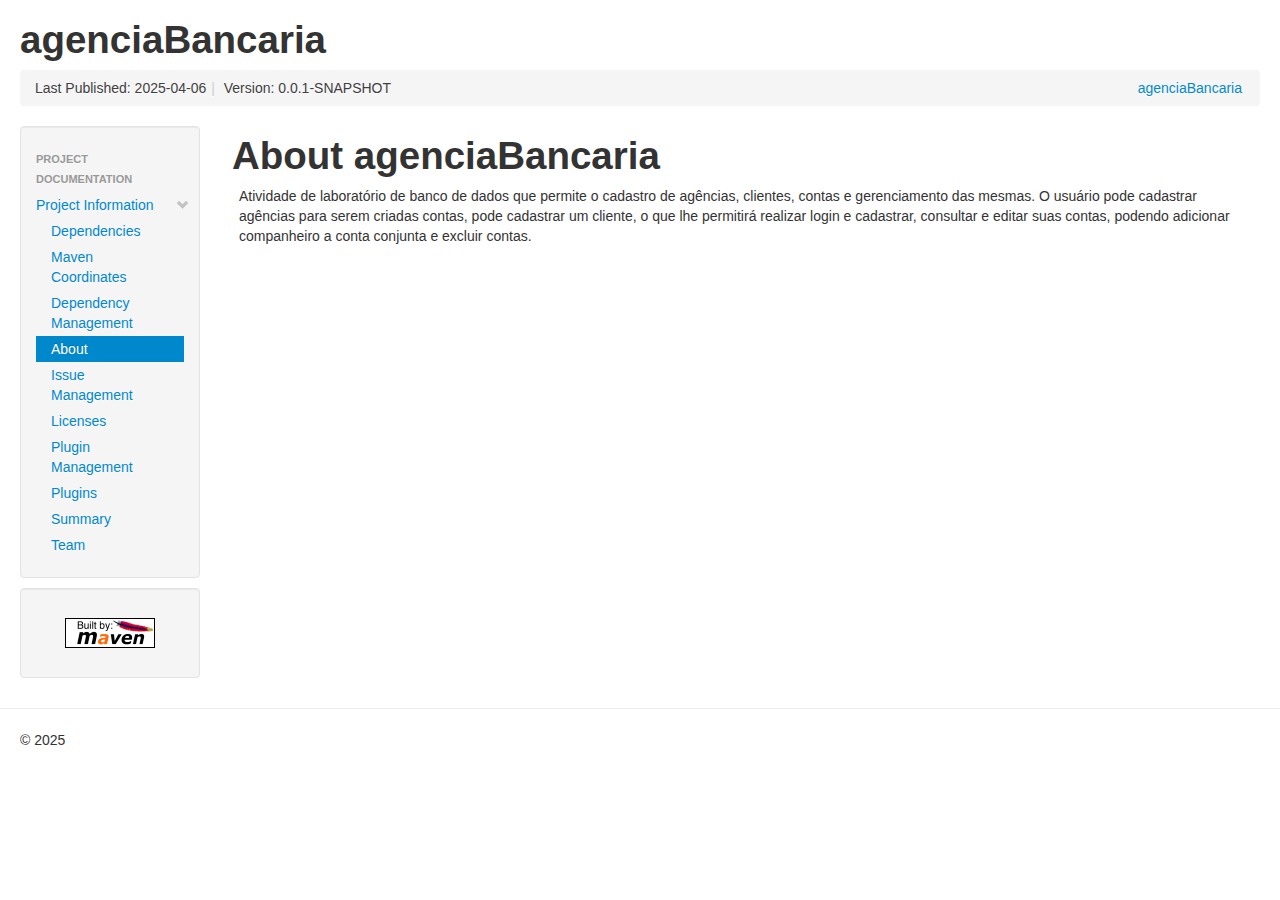
<file: target/site/index.html>
<!DOCTYPE html>


<!--
 | Generated by Apache Maven Doxia Site Renderer 2.0.0 from org.apache.maven.plugins:maven-project-info-reports-plugin:3.9.0:index at 2025-04-06
 | Rendered using Apache Maven Fluido Skin 2.0.0-M9
-->
<html xmlns="http://www.w3.org/1999/xhtml" lang="en">
  <head>
    <meta charset="UTF-8" />
    <meta name="viewport" content="width=device-width, initial-scale=1" />
    <meta name="generator" content="Apache Maven Doxia Site Renderer 2.0.0" />
    <title>About – agenciaBancaria</title>
    <link rel="stylesheet" href="./css/apache-maven-fluido-2.0.0-M9.min.css" />
    <link rel="stylesheet" href="./css/site.css" />
    <link rel="stylesheet" href="./css/print.css" media="print" />
    <script src="./js/apache-maven-fluido-2.0.0-M9.min.js"></script>
  </head>
  <body>
    <div class="container-fluid container-fluid-top">
      <header>
        <div id="banner">
          <div class="pull-left"><div id="bannerLeft"><h1>agenciaBancaria</h1></div></div>
          <div class="pull-right"></div>
          <div class="clear"><hr/></div>
        </div>

        <div id="breadcrumbs">
          <ul class="breadcrumb">
        <li id="publishDate">Last Published: 2025-04-06<span class="divider">|</span>
</li>
          <li id="projectVersion">Version: 0.0.1-SNAPSHOT</li>
        <li class="pull-right"><a>agenciaBancaria</a></li>
          </ul>
        </div>
      </header>
      <div class="row-fluid">
        <header id="leftColumn" class="span2">
          <nav class="well sidebar-nav">
  <ul class="nav nav-list">
   <li class="nav-header">Project Documentation</li>
    <li><a href="project-info.html"><span class="icon-chevron-down"></span>Project Information</a>
     <ul class="nav nav-list">
      <li><a href="dependencies.html">Dependencies</a></li>
      <li><a href="dependency-info.html">Maven Coordinates</a></li>
      <li><a href="dependency-management.html">Dependency Management</a></li>
      <li class="active"><a>About</a></li>
      <li><a href="issue-management.html">Issue Management</a></li>
      <li><a href="licenses.html">Licenses</a></li>
      <li><a href="plugin-management.html">Plugin Management</a></li>
      <li><a href="plugins.html">Plugins</a></li>
      <li><a href="summary.html">Summary</a></li>
      <li><a href="team.html">Team</a></li>
     </ul></li>
  </ul>
          </nav>
          <div class="well sidebar-nav">
            <div id="poweredBy">
              <div class="clear"></div>
              <div class="clear"></div>
<a href="https://maven.apache.org/" class="builtBy" target="_blank"><img class="builtBy" alt="Built by Maven" src="./images/logos/maven-feather.png" /></a>
            </div>
          </div>
        </header>
        <main id="bodyColumn" class="span10">
<section><a id="About_agenciaBancaria"></a>
<h1>About agenciaBancaria</h1>
<p>Atividade de laborat&#xf3;rio de banco de dados que permite o
		cadastro de ag&#xea;ncias, clientes, contas e gerenciamento das mesmas. O usu&#xe1;rio pode
		cadastrar ag&#xea;ncias para serem criadas contas, pode cadastrar um cliente,
		o que lhe permitir&#xe1; realizar login e cadastrar, consultar e editar suas contas,
		podendo adicionar companheiro a conta conjunta e excluir contas.</p></section>
        </main>
      </div>
    </div>
    <hr/>
    <footer>
      <div class="container-fluid">
        <div class="row-fluid">
            <p>©      2025
</p>
        </div>
      </div>
    </footer>
<script>
  if(anchors) {
    anchors.add();
  }
</script>
  </body>
</html>
</file>
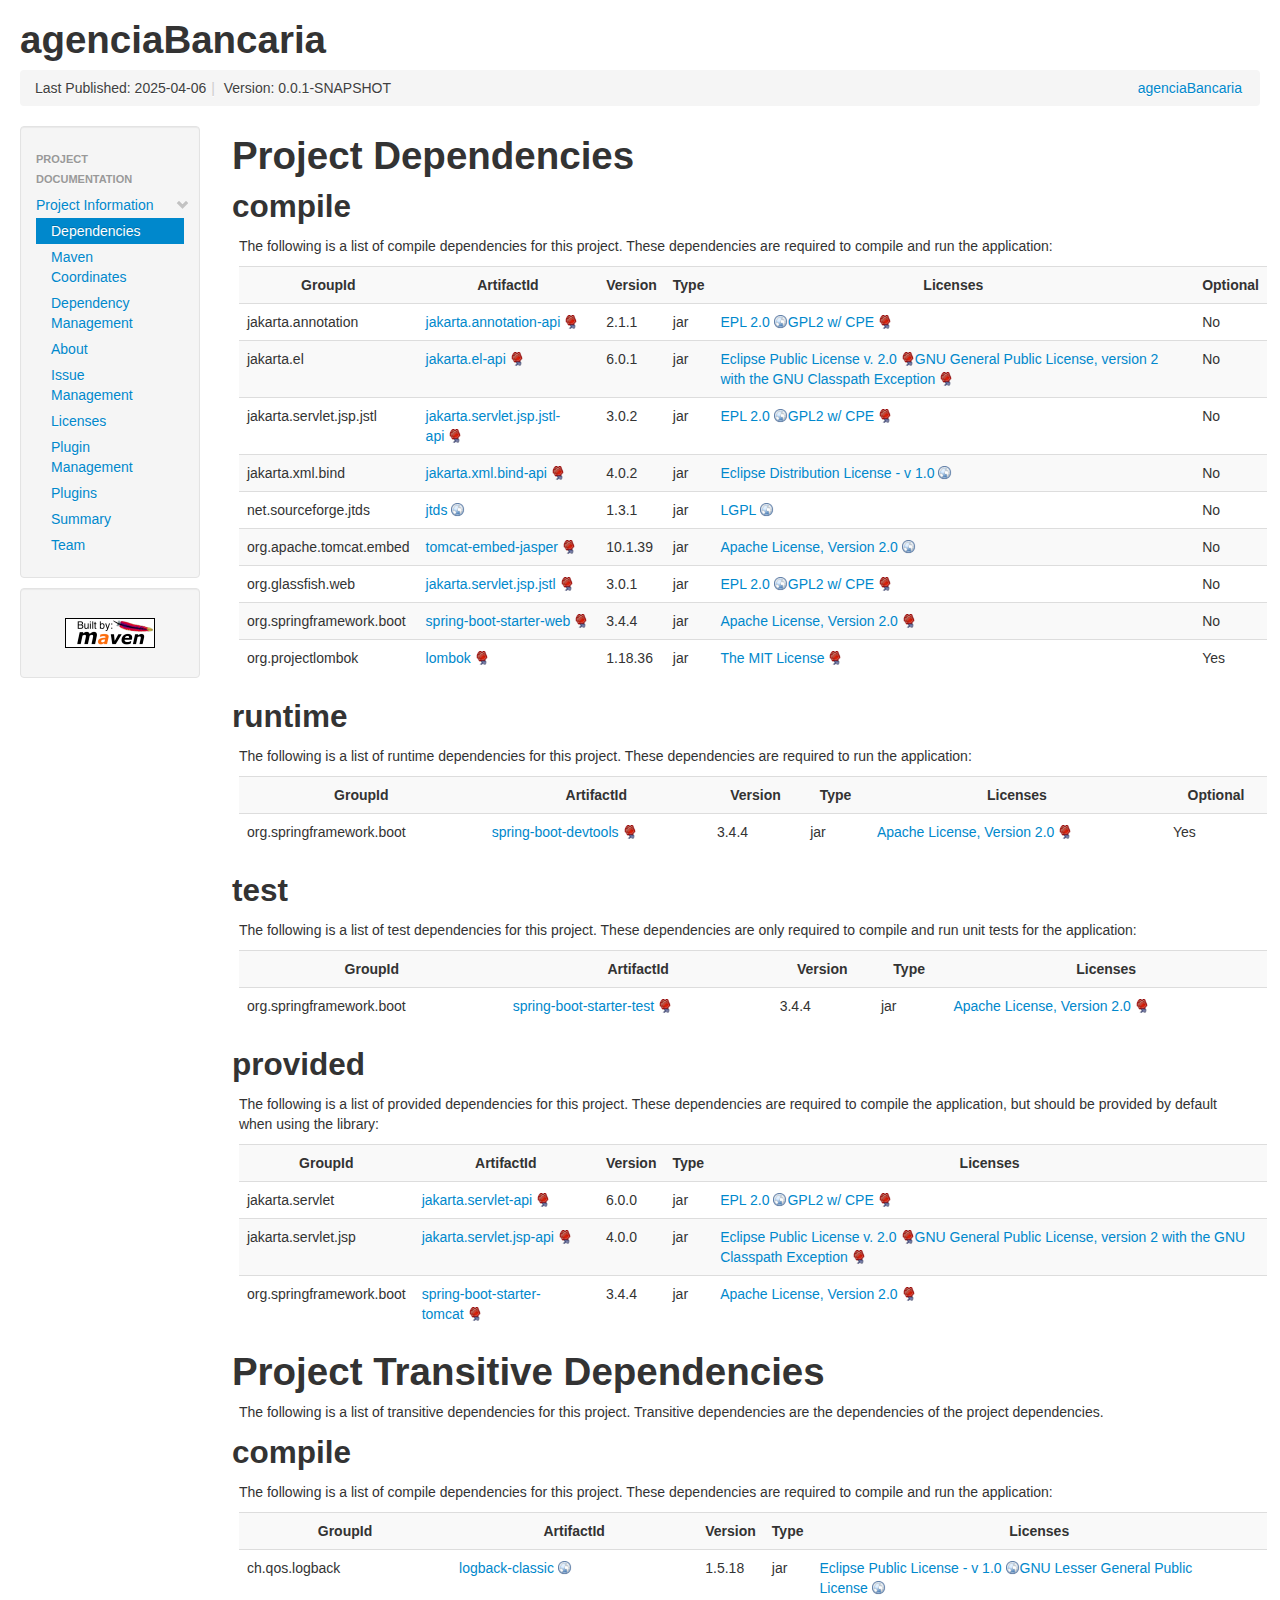
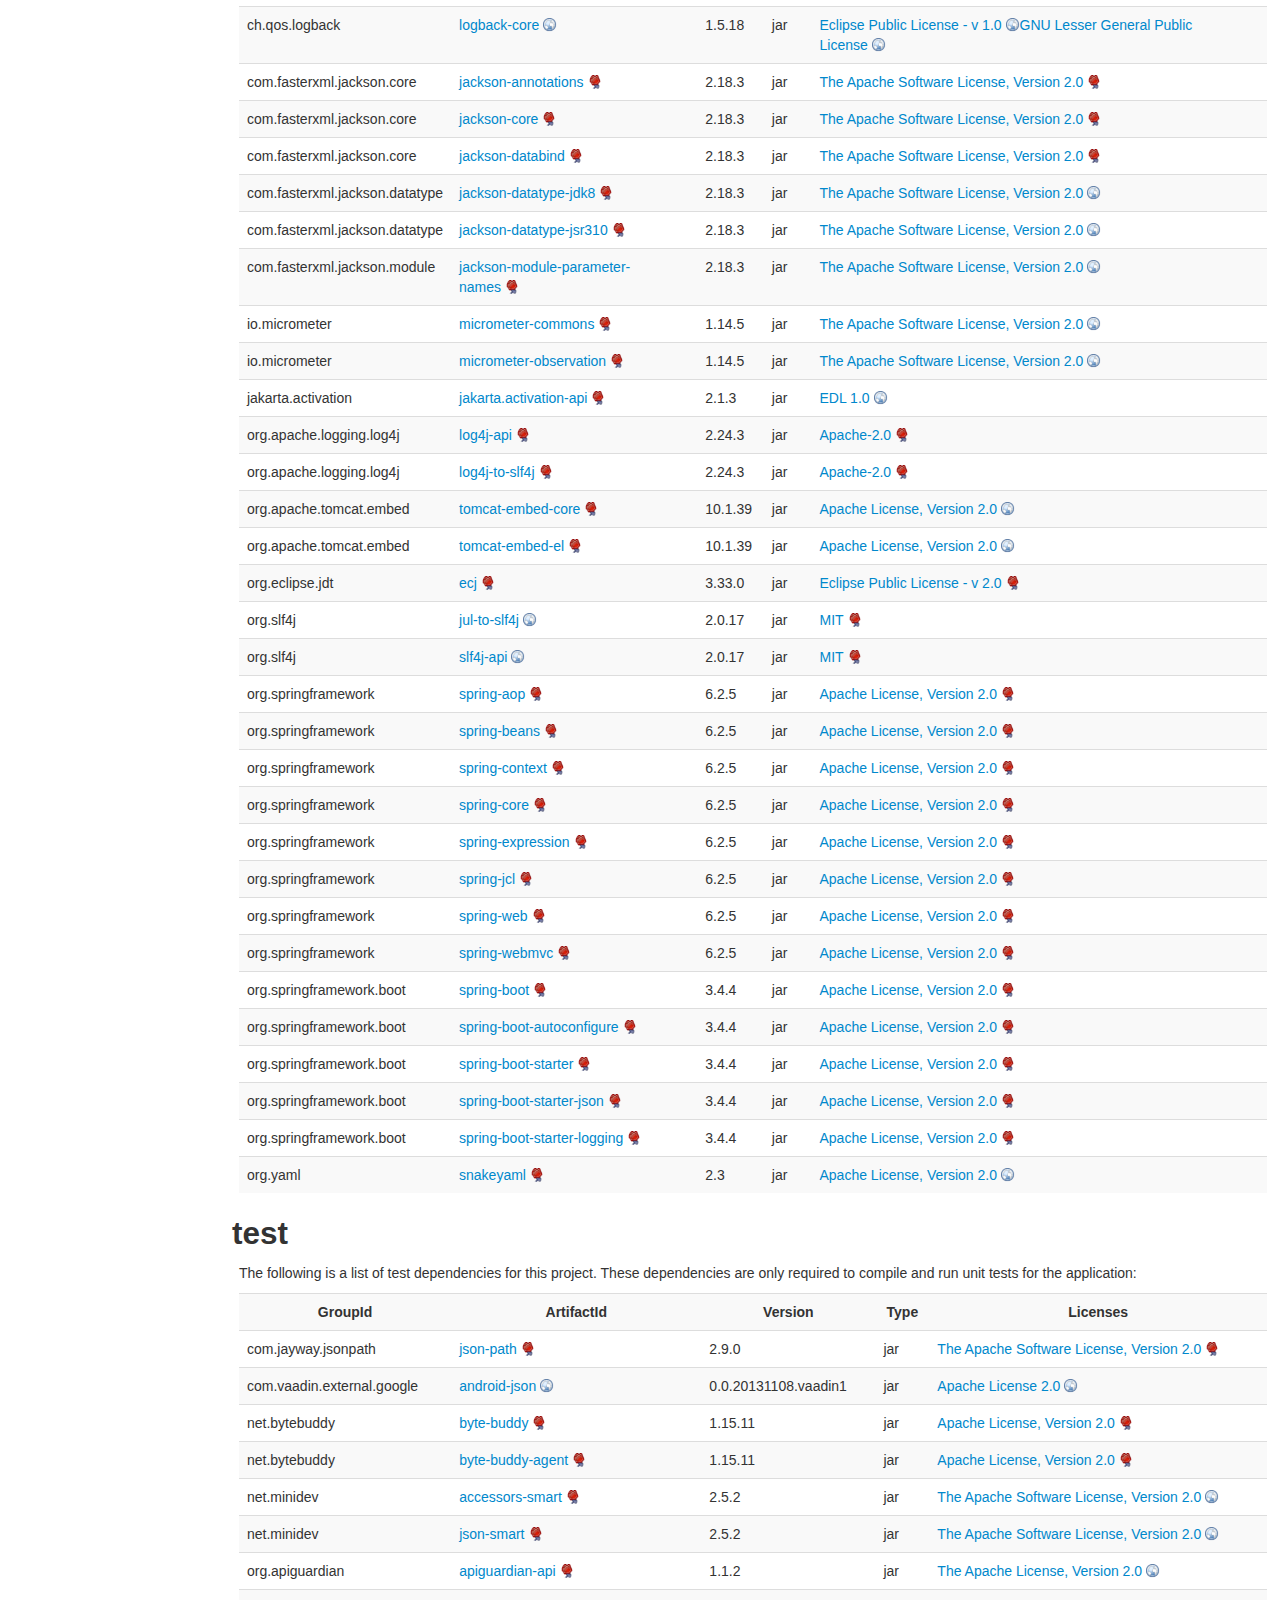
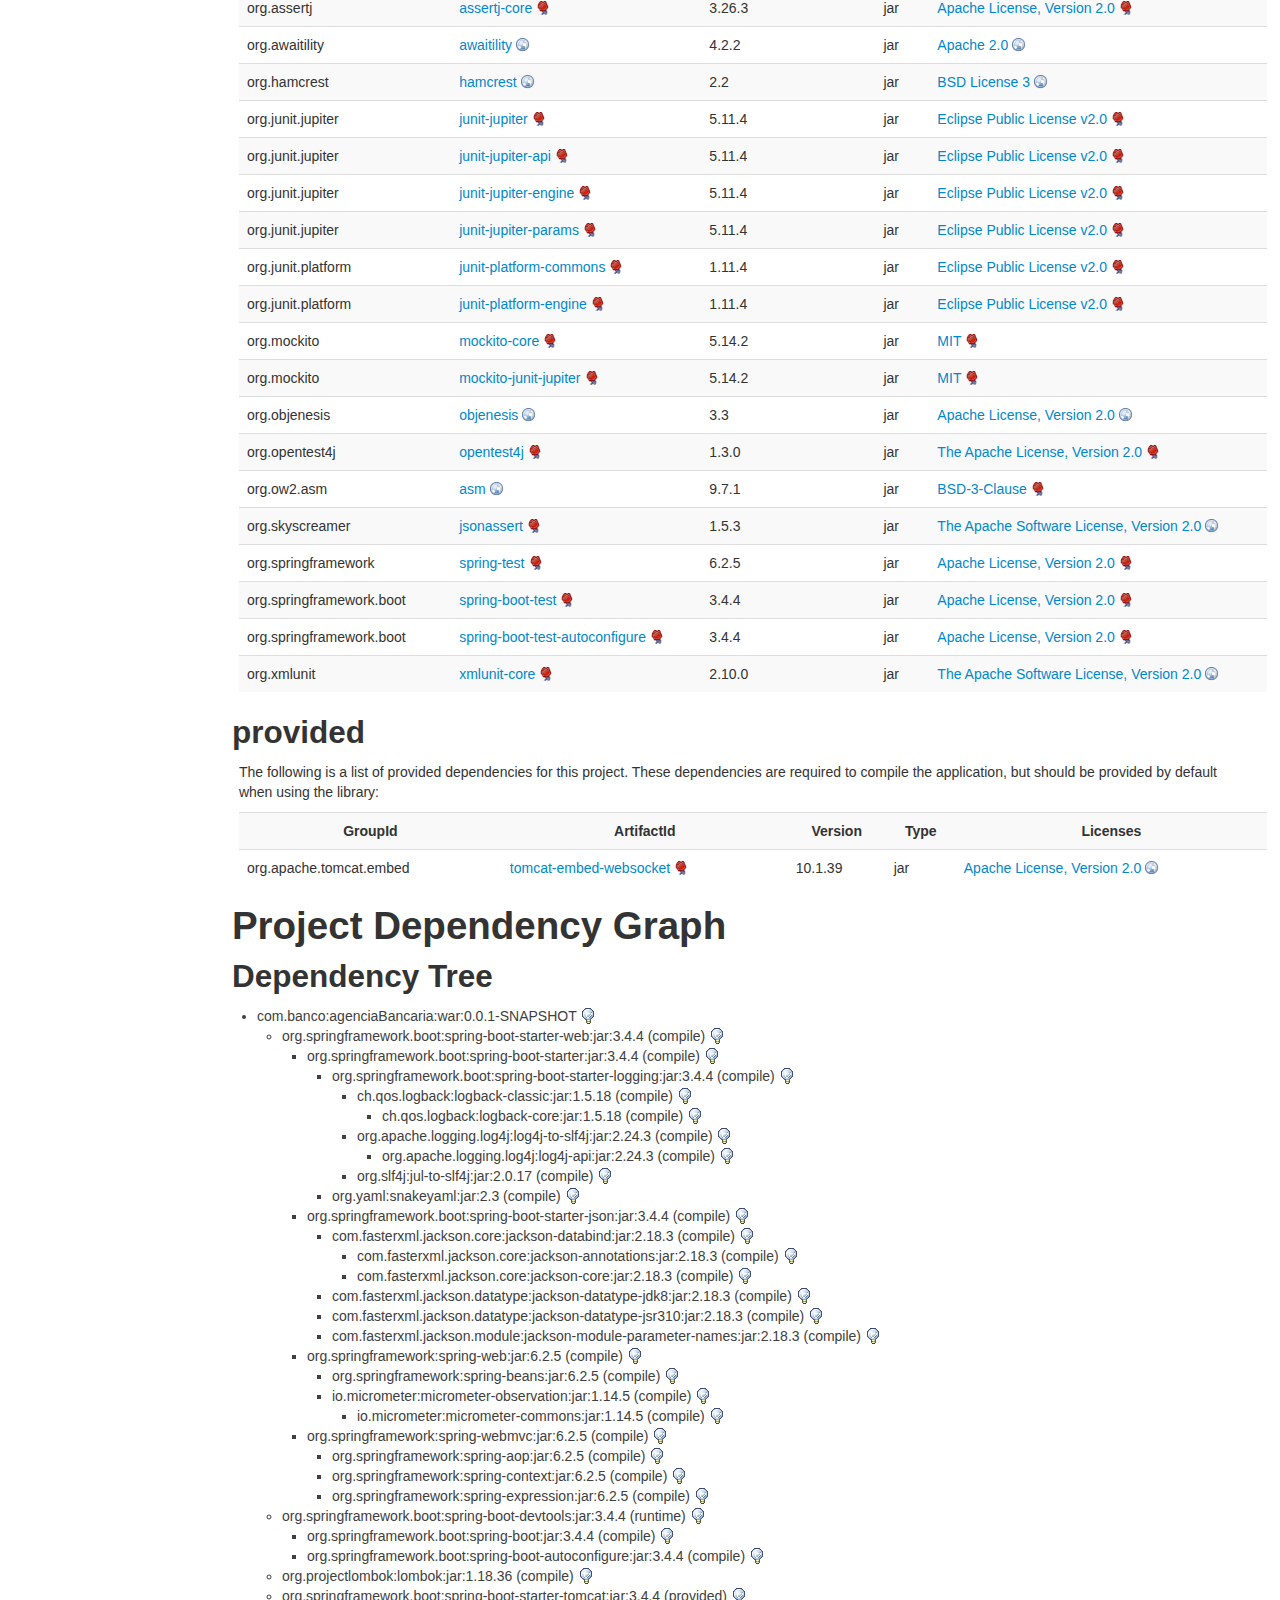
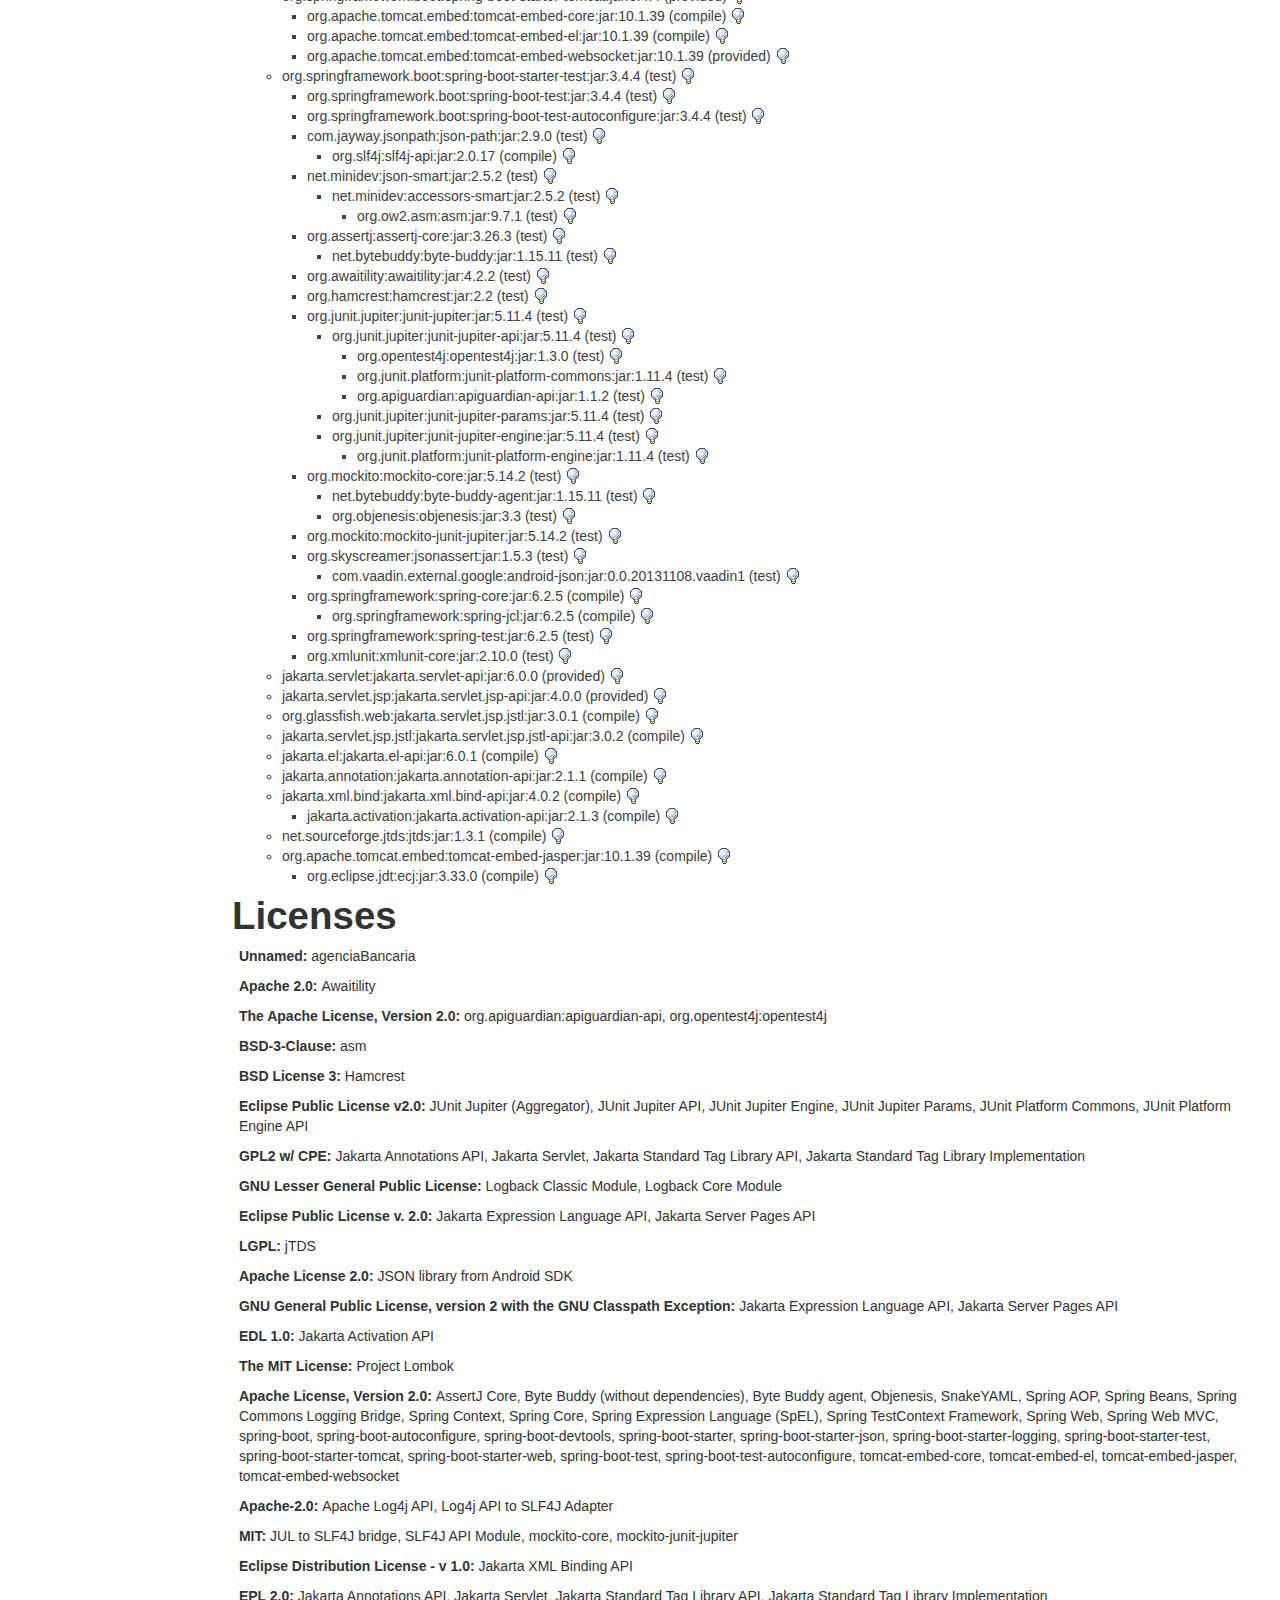
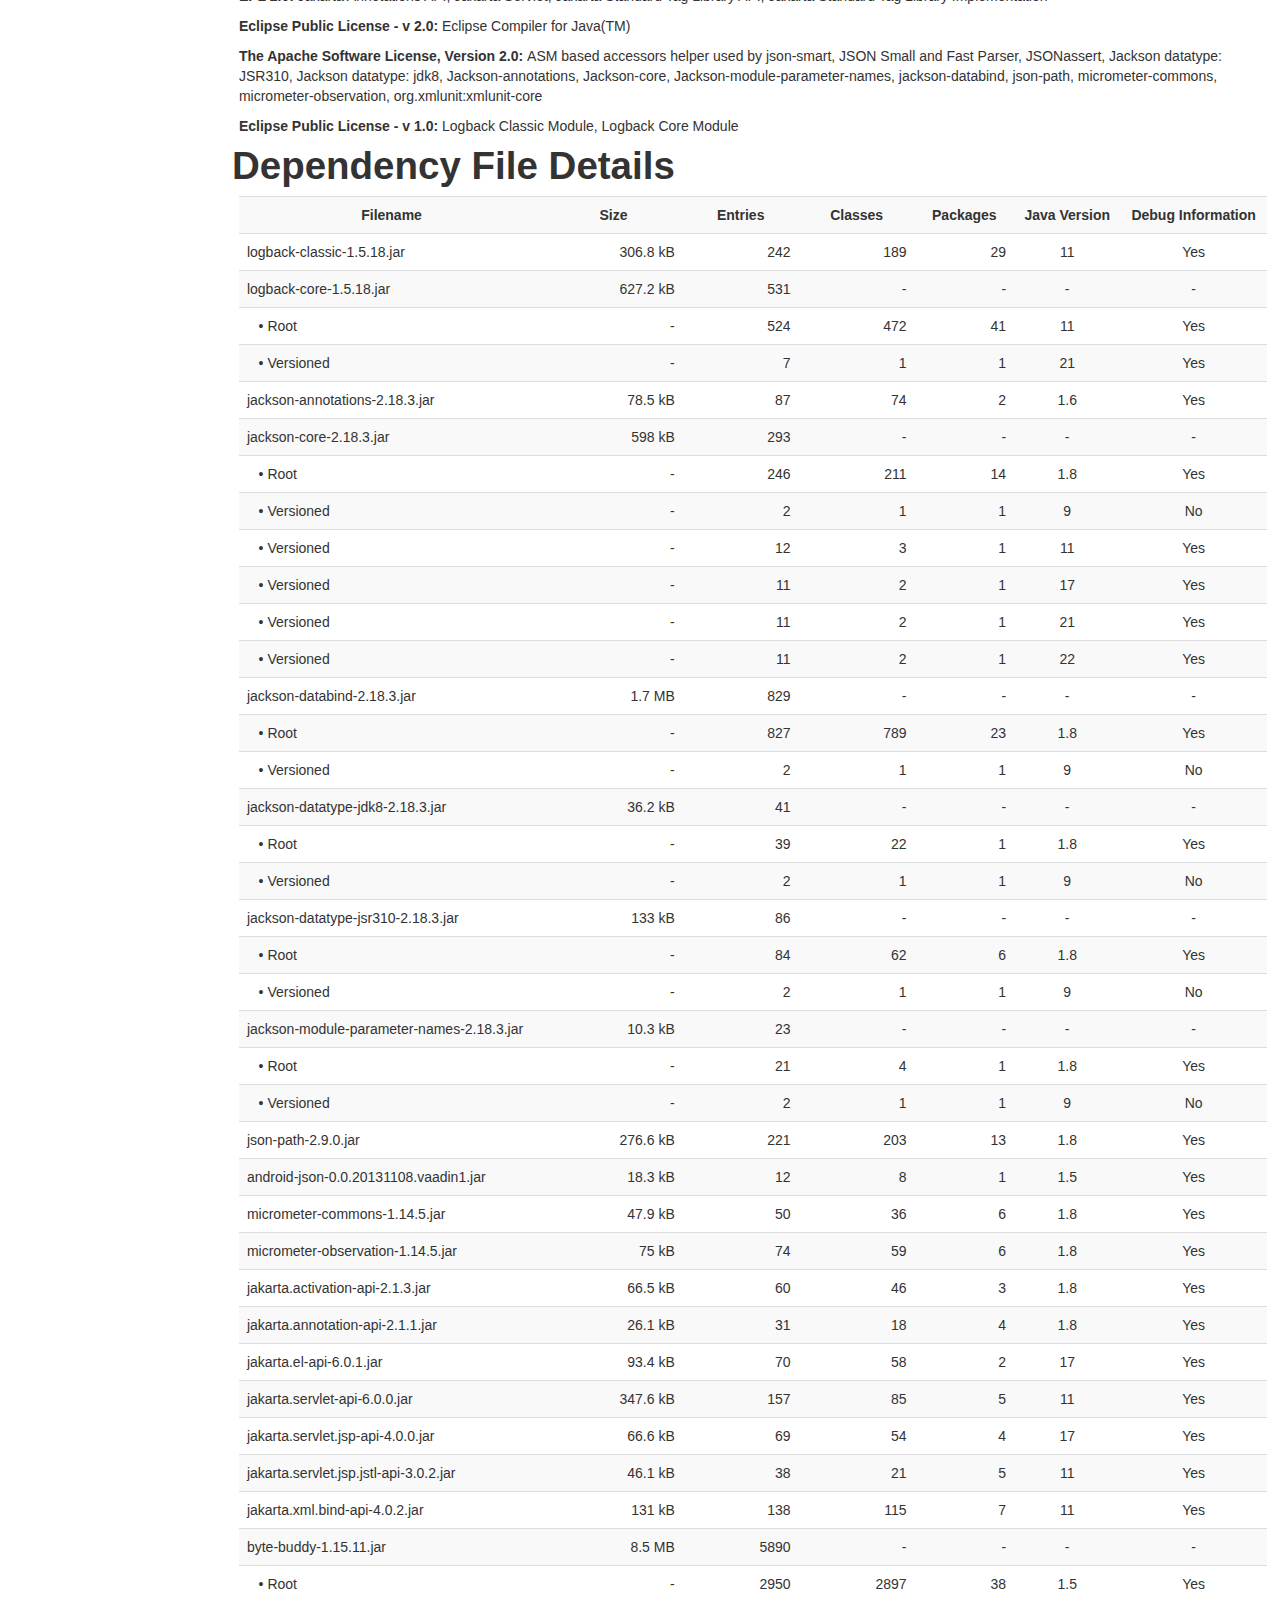
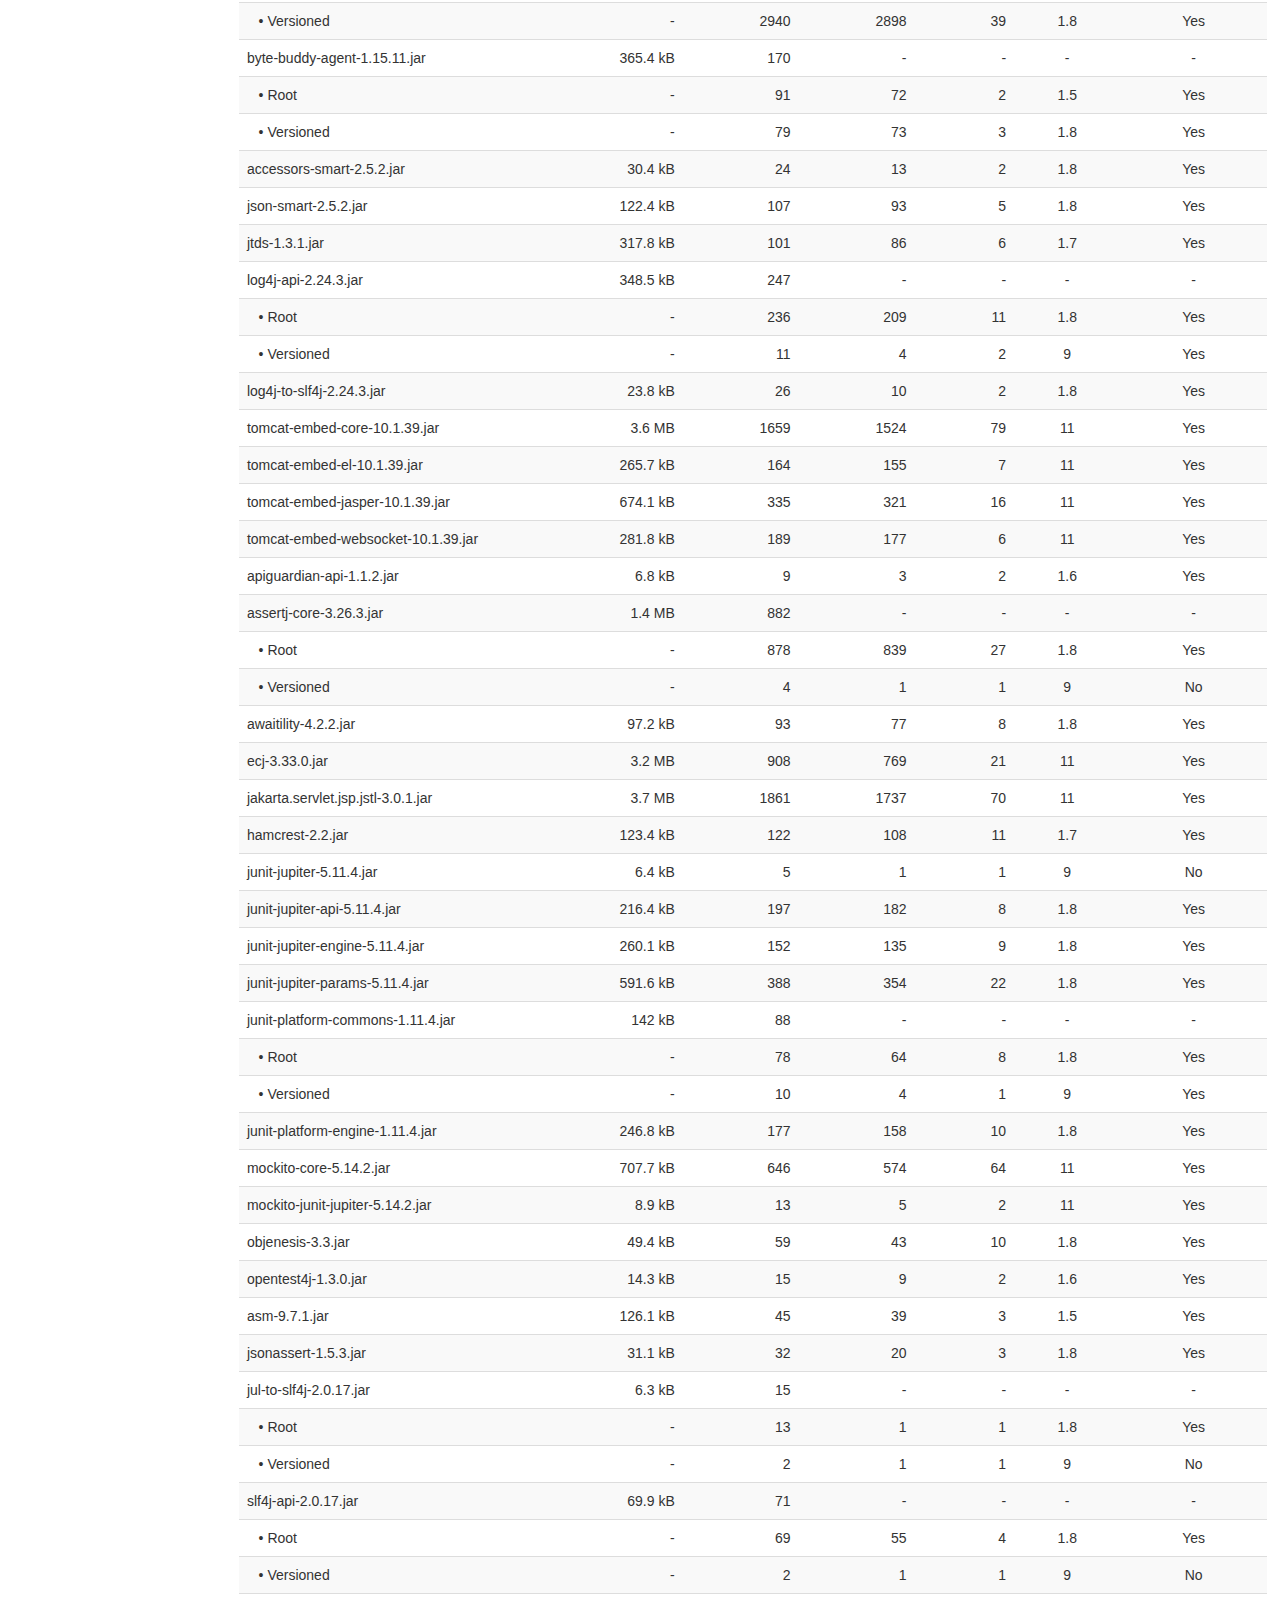
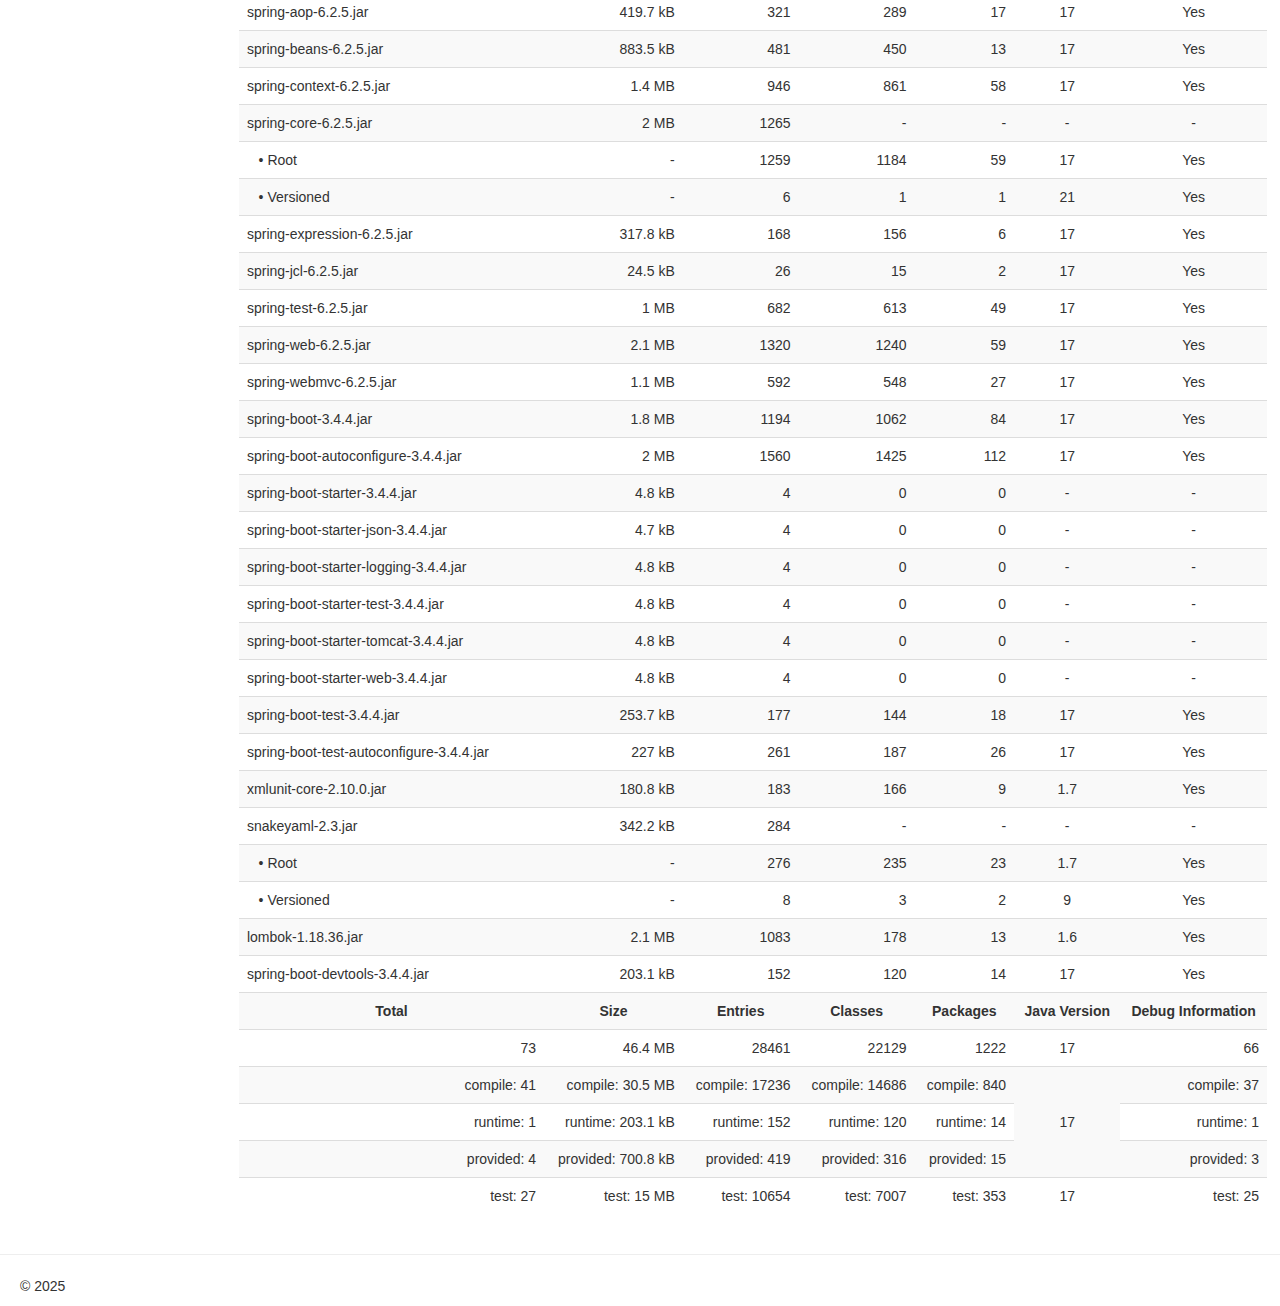
<file: target/site/dependencies.html>
<!DOCTYPE html>


<!--
 | Generated by Apache Maven Doxia Site Renderer 2.0.0 from org.apache.maven.plugins:maven-project-info-reports-plugin:3.9.0:dependencies at 2025-04-06
 | Rendered using Apache Maven Fluido Skin 2.0.0-M9
-->
<html xmlns="http://www.w3.org/1999/xhtml" lang="en">
  <head>
    <meta charset="UTF-8" />
    <meta name="viewport" content="width=device-width, initial-scale=1" />
    <meta name="generator" content="Apache Maven Doxia Site Renderer 2.0.0" />
    <title>Project Dependencies – agenciaBancaria</title>
    <link rel="stylesheet" href="./css/apache-maven-fluido-2.0.0-M9.min.css" />
    <link rel="stylesheet" href="./css/site.css" />
    <link rel="stylesheet" href="./css/print.css" media="print" />
    <script src="./js/apache-maven-fluido-2.0.0-M9.min.js"></script>
  </head>
  <body>
    <div class="container-fluid container-fluid-top">
      <header>
        <div id="banner">
          <div class="pull-left"><div id="bannerLeft"><h1>agenciaBancaria</h1></div></div>
          <div class="pull-right"></div>
          <div class="clear"><hr/></div>
        </div>

        <div id="breadcrumbs">
          <ul class="breadcrumb">
        <li id="publishDate">Last Published: 2025-04-06<span class="divider">|</span>
</li>
          <li id="projectVersion">Version: 0.0.1-SNAPSHOT</li>
        <li class="pull-right"><a>agenciaBancaria</a></li>
          </ul>
        </div>
      </header>
      <div class="row-fluid">
        <header id="leftColumn" class="span2">
          <nav class="well sidebar-nav">
  <ul class="nav nav-list">
   <li class="nav-header">Project Documentation</li>
    <li><a href="project-info.html"><span class="icon-chevron-down"></span>Project Information</a>
     <ul class="nav nav-list">
      <li class="active"><a>Dependencies</a></li>
      <li><a href="dependency-info.html">Maven Coordinates</a></li>
      <li><a href="dependency-management.html">Dependency Management</a></li>
      <li><a href="index.html">About</a></li>
      <li><a href="issue-management.html">Issue Management</a></li>
      <li><a href="licenses.html">Licenses</a></li>
      <li><a href="plugin-management.html">Plugin Management</a></li>
      <li><a href="plugins.html">Plugins</a></li>
      <li><a href="summary.html">Summary</a></li>
      <li><a href="team.html">Team</a></li>
     </ul></li>
  </ul>
          </nav>
          <div class="well sidebar-nav">
            <div id="poweredBy">
              <div class="clear"></div>
              <div class="clear"></div>
<a href="https://maven.apache.org/" class="builtBy" target="_blank"><img class="builtBy" alt="Built by Maven" src="./images/logos/maven-feather.png" /></a>
            </div>
          </div>
        </header>
        <main id="bodyColumn" class="span10">
<section><a id="Project_Dependencies"></a>
<h1>Project Dependencies</h1><section><a id="Project_Dependencies_compile"></a>
<h2>compile</h2>
<p>The following is a list of compile dependencies for this project. These dependencies are required to compile and run the application:</p>
<table class="table table-striped">
<tr class="a">
<th>GroupId</th>
<th>ArtifactId</th>
<th>Version</th>
<th>Type</th>
<th>Licenses</th>
<th>Optional</th></tr>
<tr class="b">
<td>jakarta.annotation</td>
<td><a class="externalLink" href="https://projects.eclipse.org/projects/ee4j.ca">jakarta.annotation-api</a></td>
<td>2.1.1</td>
<td>jar</td>
<td><a class="externalLink" href="http://www.eclipse.org/legal/epl-2.0">EPL 2.0</a><a class="externalLink" href="https://www.gnu.org/software/classpath/license.html">GPL2 w/ CPE</a></td>
<td>No</td></tr>
<tr class="a">
<td>jakarta.el</td>
<td><a class="externalLink" href="https://projects.eclipse.org/projects/ee4j.el">jakarta.el-api</a></td>
<td>6.0.1</td>
<td>jar</td>
<td><a class="externalLink" href="https://www.eclipse.org/org/documents/epl-2.0/EPL-2.0.txt">Eclipse Public License v. 2.0</a><a class="externalLink" href="https://www.gnu.org/software/classpath/license.html">GNU General Public License, version 2 with the GNU Classpath Exception</a></td>
<td>No</td></tr>
<tr class="b">
<td>jakarta.servlet.jsp.jstl</td>
<td><a class="externalLink" href="https://projects.eclipse.org/projects/ee4j.jstl">jakarta.servlet.jsp.jstl-api</a></td>
<td>3.0.2</td>
<td>jar</td>
<td><a class="externalLink" href="http://www.eclipse.org/legal/epl-2.0">EPL 2.0</a><a class="externalLink" href="https://www.gnu.org/software/classpath/license.html">GPL2 w/ CPE</a></td>
<td>No</td></tr>
<tr class="a">
<td>jakarta.xml.bind</td>
<td><a class="externalLink" href="https://github.com/jakartaee/jaxb-api/jakarta.xml.bind-api">jakarta.xml.bind-api</a></td>
<td>4.0.2</td>
<td>jar</td>
<td><a class="externalLink" href="http://www.eclipse.org/org/documents/edl-v10.php">Eclipse Distribution License - v 1.0</a></td>
<td>No</td></tr>
<tr class="b">
<td>net.sourceforge.jtds</td>
<td><a class="externalLink" href="http://jtds.sourceforge.net">jtds</a></td>
<td>1.3.1</td>
<td>jar</td>
<td><a class="externalLink" href="http://www.gnu.org/copyleft/lesser.html">LGPL</a></td>
<td>No</td></tr>
<tr class="a">
<td>org.apache.tomcat.embed</td>
<td><a class="externalLink" href="https://tomcat.apache.org/">tomcat-embed-jasper</a></td>
<td>10.1.39</td>
<td>jar</td>
<td><a class="externalLink" href="http://www.apache.org/licenses/LICENSE-2.0.txt">Apache License, Version 2.0</a></td>
<td>No</td></tr>
<tr class="b">
<td>org.glassfish.web</td>
<td><a class="externalLink" href="https://projects.eclipse.org/projects/ee4j.jstl">jakarta.servlet.jsp.jstl</a></td>
<td>3.0.1</td>
<td>jar</td>
<td><a class="externalLink" href="http://www.eclipse.org/legal/epl-2.0">EPL 2.0</a><a class="externalLink" href="https://www.gnu.org/software/classpath/license.html">GPL2 w/ CPE</a></td>
<td>No</td></tr>
<tr class="a">
<td>org.springframework.boot</td>
<td><a class="externalLink" href="https://spring.io/projects/spring-boot">spring-boot-starter-web</a></td>
<td>3.4.4</td>
<td>jar</td>
<td><a class="externalLink" href="https://www.apache.org/licenses/LICENSE-2.0">Apache License, Version 2.0</a></td>
<td>No</td></tr>
<tr class="b">
<td>org.projectlombok</td>
<td><a class="externalLink" href="https://projectlombok.org">lombok</a></td>
<td>1.18.36</td>
<td>jar</td>
<td><a class="externalLink" href="https://projectlombok.org/LICENSE">The MIT License</a></td>
<td>Yes</td></tr></table></section><section><a id="Project_Dependencies_runtime"></a>
<h2>runtime</h2>
<p>The following is a list of runtime dependencies for this project. These dependencies are required to run the application:</p>
<table class="table table-striped">
<tr class="a">
<th>GroupId</th>
<th>ArtifactId</th>
<th>Version</th>
<th>Type</th>
<th>Licenses</th>
<th>Optional</th></tr>
<tr class="b">
<td>org.springframework.boot</td>
<td><a class="externalLink" href="https://spring.io/projects/spring-boot">spring-boot-devtools</a></td>
<td>3.4.4</td>
<td>jar</td>
<td><a class="externalLink" href="https://www.apache.org/licenses/LICENSE-2.0">Apache License, Version 2.0</a></td>
<td>Yes</td></tr></table></section><section><a id="Project_Dependencies_test"></a>
<h2>test</h2>
<p>The following is a list of test dependencies for this project. These dependencies are only required to compile and run unit tests for the application:</p>
<table class="table table-striped">
<tr class="a">
<th>GroupId</th>
<th>ArtifactId</th>
<th>Version</th>
<th>Type</th>
<th>Licenses</th></tr>
<tr class="b">
<td>org.springframework.boot</td>
<td><a class="externalLink" href="https://spring.io/projects/spring-boot">spring-boot-starter-test</a></td>
<td>3.4.4</td>
<td>jar</td>
<td><a class="externalLink" href="https://www.apache.org/licenses/LICENSE-2.0">Apache License, Version 2.0</a></td></tr></table></section><section><a id="Project_Dependencies_provided"></a>
<h2>provided</h2>
<p>The following is a list of provided dependencies for this project. These dependencies are required to compile the application, but should be provided by default when using the library:</p>
<table class="table table-striped">
<tr class="a">
<th>GroupId</th>
<th>ArtifactId</th>
<th>Version</th>
<th>Type</th>
<th>Licenses</th></tr>
<tr class="b">
<td>jakarta.servlet</td>
<td><a class="externalLink" href="https://projects.eclipse.org/projects/ee4j.servlet">jakarta.servlet-api</a></td>
<td>6.0.0</td>
<td>jar</td>
<td><a class="externalLink" href="http://www.eclipse.org/legal/epl-2.0">EPL 2.0</a><a class="externalLink" href="https://www.gnu.org/software/classpath/license.html">GPL2 w/ CPE</a></td></tr>
<tr class="a">
<td>jakarta.servlet.jsp</td>
<td><a class="externalLink" href="https://projects.eclipse.org/projects/ee4j.jsp">jakarta.servlet.jsp-api</a></td>
<td>4.0.0</td>
<td>jar</td>
<td><a class="externalLink" href="https://www.eclipse.org/org/documents/epl-2.0/EPL-2.0.txt">Eclipse Public License v. 2.0</a><a class="externalLink" href="https://www.gnu.org/software/classpath/license.html">GNU General Public License, version 2 with the GNU Classpath Exception</a></td></tr>
<tr class="b">
<td>org.springframework.boot</td>
<td><a class="externalLink" href="https://spring.io/projects/spring-boot">spring-boot-starter-tomcat</a></td>
<td>3.4.4</td>
<td>jar</td>
<td><a class="externalLink" href="https://www.apache.org/licenses/LICENSE-2.0">Apache License, Version 2.0</a></td></tr></table></section></section><section><a id="Project_Transitive_Dependencies"></a>
<h1>Project Transitive Dependencies</h1>
<p>The following is a list of transitive dependencies for this project. Transitive dependencies are the dependencies of the project dependencies.</p><section><a id="Project_Transitive_Dependencies_compile"></a>
<h2>compile</h2>
<p>The following is a list of compile dependencies for this project. These dependencies are required to compile and run the application:</p>
<table class="table table-striped">
<tr class="a">
<th>GroupId</th>
<th>ArtifactId</th>
<th>Version</th>
<th>Type</th>
<th>Licenses</th></tr>
<tr class="b">
<td>ch.qos.logback</td>
<td><a class="externalLink" href="http://logback.qos.ch/logback-classic">logback-classic</a></td>
<td>1.5.18</td>
<td>jar</td>
<td><a class="externalLink" href="http://www.eclipse.org/legal/epl-v10.html">Eclipse Public License - v 1.0</a><a class="externalLink" href="http://www.gnu.org/licenses/old-licenses/lgpl-2.1.html">GNU Lesser General Public License</a></td></tr>
<tr class="a">
<td>ch.qos.logback</td>
<td><a class="externalLink" href="http://logback.qos.ch/logback-core">logback-core</a></td>
<td>1.5.18</td>
<td>jar</td>
<td><a class="externalLink" href="http://www.eclipse.org/legal/epl-v10.html">Eclipse Public License - v 1.0</a><a class="externalLink" href="http://www.gnu.org/licenses/old-licenses/lgpl-2.1.html">GNU Lesser General Public License</a></td></tr>
<tr class="b">
<td>com.fasterxml.jackson.core</td>
<td><a class="externalLink" href="https://github.com/FasterXML/jackson">jackson-annotations</a></td>
<td>2.18.3</td>
<td>jar</td>
<td><a class="externalLink" href="https://www.apache.org/licenses/LICENSE-2.0.txt">The Apache Software License, Version 2.0</a></td></tr>
<tr class="a">
<td>com.fasterxml.jackson.core</td>
<td><a class="externalLink" href="https://github.com/FasterXML/jackson-core">jackson-core</a></td>
<td>2.18.3</td>
<td>jar</td>
<td><a class="externalLink" href="https://www.apache.org/licenses/LICENSE-2.0.txt">The Apache Software License, Version 2.0</a></td></tr>
<tr class="b">
<td>com.fasterxml.jackson.core</td>
<td><a class="externalLink" href="https://github.com/FasterXML/jackson">jackson-databind</a></td>
<td>2.18.3</td>
<td>jar</td>
<td><a class="externalLink" href="https://www.apache.org/licenses/LICENSE-2.0.txt">The Apache Software License, Version 2.0</a></td></tr>
<tr class="a">
<td>com.fasterxml.jackson.datatype</td>
<td><a class="externalLink" href="https://github.com/FasterXML/jackson-modules-java8/jackson-datatype-jdk8">jackson-datatype-jdk8</a></td>
<td>2.18.3</td>
<td>jar</td>
<td><a class="externalLink" href="http://www.apache.org/licenses/LICENSE-2.0.txt">The Apache Software License, Version 2.0</a></td></tr>
<tr class="b">
<td>com.fasterxml.jackson.datatype</td>
<td><a class="externalLink" href="https://github.com/FasterXML/jackson-modules-java8/jackson-datatype-jsr310">jackson-datatype-jsr310</a></td>
<td>2.18.3</td>
<td>jar</td>
<td><a class="externalLink" href="http://www.apache.org/licenses/LICENSE-2.0.txt">The Apache Software License, Version 2.0</a></td></tr>
<tr class="a">
<td>com.fasterxml.jackson.module</td>
<td><a class="externalLink" href="https://github.com/FasterXML/jackson-modules-java8/jackson-module-parameter-names">jackson-module-parameter-names</a></td>
<td>2.18.3</td>
<td>jar</td>
<td><a class="externalLink" href="http://www.apache.org/licenses/LICENSE-2.0.txt">The Apache Software License, Version 2.0</a></td></tr>
<tr class="b">
<td>io.micrometer</td>
<td><a class="externalLink" href="https://github.com/micrometer-metrics/micrometer">micrometer-commons</a></td>
<td>1.14.5</td>
<td>jar</td>
<td><a class="externalLink" href="http://www.apache.org/licenses/LICENSE-2.0.txt">The Apache Software License, Version 2.0</a></td></tr>
<tr class="a">
<td>io.micrometer</td>
<td><a class="externalLink" href="https://github.com/micrometer-metrics/micrometer">micrometer-observation</a></td>
<td>1.14.5</td>
<td>jar</td>
<td><a class="externalLink" href="http://www.apache.org/licenses/LICENSE-2.0.txt">The Apache Software License, Version 2.0</a></td></tr>
<tr class="b">
<td>jakarta.activation</td>
<td><a class="externalLink" href="https://github.com/jakartaee/jaf-api">jakarta.activation-api</a></td>
<td>2.1.3</td>
<td>jar</td>
<td><a class="externalLink" href="http://www.eclipse.org/org/documents/edl-v10.php">EDL 1.0</a></td></tr>
<tr class="a">
<td>org.apache.logging.log4j</td>
<td><a class="externalLink" href="https://logging.apache.org/log4j/2.x/log4j/log4j-api/">log4j-api</a></td>
<td>2.24.3</td>
<td>jar</td>
<td><a class="externalLink" href="https://www.apache.org/licenses/LICENSE-2.0.txt">Apache-2.0</a></td></tr>
<tr class="b">
<td>org.apache.logging.log4j</td>
<td><a class="externalLink" href="https://logging.apache.org/log4j/2.x/log4j/log4j-to-slf4j/">log4j-to-slf4j</a></td>
<td>2.24.3</td>
<td>jar</td>
<td><a class="externalLink" href="https://www.apache.org/licenses/LICENSE-2.0.txt">Apache-2.0</a></td></tr>
<tr class="a">
<td>org.apache.tomcat.embed</td>
<td><a class="externalLink" href="https://tomcat.apache.org/">tomcat-embed-core</a></td>
<td>10.1.39</td>
<td>jar</td>
<td><a class="externalLink" href="http://www.apache.org/licenses/LICENSE-2.0.txt">Apache License, Version 2.0</a></td></tr>
<tr class="b">
<td>org.apache.tomcat.embed</td>
<td><a class="externalLink" href="https://tomcat.apache.org/">tomcat-embed-el</a></td>
<td>10.1.39</td>
<td>jar</td>
<td><a class="externalLink" href="http://www.apache.org/licenses/LICENSE-2.0.txt">Apache License, Version 2.0</a></td></tr>
<tr class="a">
<td>org.eclipse.jdt</td>
<td><a class="externalLink" href="https://projects.eclipse.org/projects/eclipse.jdt">ecj</a></td>
<td>3.33.0</td>
<td>jar</td>
<td><a class="externalLink" href="https://www.eclipse.org/legal/epl-2.0/">Eclipse Public License - v 2.0</a></td></tr>
<tr class="b">
<td>org.slf4j</td>
<td><a class="externalLink" href="http://www.slf4j.org">jul-to-slf4j</a></td>
<td>2.0.17</td>
<td>jar</td>
<td><a class="externalLink" href="https://opensource.org/license/mit">MIT</a></td></tr>
<tr class="a">
<td>org.slf4j</td>
<td><a class="externalLink" href="http://www.slf4j.org">slf4j-api</a></td>
<td>2.0.17</td>
<td>jar</td>
<td><a class="externalLink" href="https://opensource.org/license/mit">MIT</a></td></tr>
<tr class="b">
<td>org.springframework</td>
<td><a class="externalLink" href="https://github.com/spring-projects/spring-framework">spring-aop</a></td>
<td>6.2.5</td>
<td>jar</td>
<td><a class="externalLink" href="https://www.apache.org/licenses/LICENSE-2.0">Apache License, Version 2.0</a></td></tr>
<tr class="a">
<td>org.springframework</td>
<td><a class="externalLink" href="https://github.com/spring-projects/spring-framework">spring-beans</a></td>
<td>6.2.5</td>
<td>jar</td>
<td><a class="externalLink" href="https://www.apache.org/licenses/LICENSE-2.0">Apache License, Version 2.0</a></td></tr>
<tr class="b">
<td>org.springframework</td>
<td><a class="externalLink" href="https://github.com/spring-projects/spring-framework">spring-context</a></td>
<td>6.2.5</td>
<td>jar</td>
<td><a class="externalLink" href="https://www.apache.org/licenses/LICENSE-2.0">Apache License, Version 2.0</a></td></tr>
<tr class="a">
<td>org.springframework</td>
<td><a class="externalLink" href="https://github.com/spring-projects/spring-framework">spring-core</a></td>
<td>6.2.5</td>
<td>jar</td>
<td><a class="externalLink" href="https://www.apache.org/licenses/LICENSE-2.0">Apache License, Version 2.0</a></td></tr>
<tr class="b">
<td>org.springframework</td>
<td><a class="externalLink" href="https://github.com/spring-projects/spring-framework">spring-expression</a></td>
<td>6.2.5</td>
<td>jar</td>
<td><a class="externalLink" href="https://www.apache.org/licenses/LICENSE-2.0">Apache License, Version 2.0</a></td></tr>
<tr class="a">
<td>org.springframework</td>
<td><a class="externalLink" href="https://github.com/spring-projects/spring-framework">spring-jcl</a></td>
<td>6.2.5</td>
<td>jar</td>
<td><a class="externalLink" href="https://www.apache.org/licenses/LICENSE-2.0">Apache License, Version 2.0</a></td></tr>
<tr class="b">
<td>org.springframework</td>
<td><a class="externalLink" href="https://github.com/spring-projects/spring-framework">spring-web</a></td>
<td>6.2.5</td>
<td>jar</td>
<td><a class="externalLink" href="https://www.apache.org/licenses/LICENSE-2.0">Apache License, Version 2.0</a></td></tr>
<tr class="a">
<td>org.springframework</td>
<td><a class="externalLink" href="https://github.com/spring-projects/spring-framework">spring-webmvc</a></td>
<td>6.2.5</td>
<td>jar</td>
<td><a class="externalLink" href="https://www.apache.org/licenses/LICENSE-2.0">Apache License, Version 2.0</a></td></tr>
<tr class="b">
<td>org.springframework.boot</td>
<td><a class="externalLink" href="https://spring.io/projects/spring-boot">spring-boot</a></td>
<td>3.4.4</td>
<td>jar</td>
<td><a class="externalLink" href="https://www.apache.org/licenses/LICENSE-2.0">Apache License, Version 2.0</a></td></tr>
<tr class="a">
<td>org.springframework.boot</td>
<td><a class="externalLink" href="https://spring.io/projects/spring-boot">spring-boot-autoconfigure</a></td>
<td>3.4.4</td>
<td>jar</td>
<td><a class="externalLink" href="https://www.apache.org/licenses/LICENSE-2.0">Apache License, Version 2.0</a></td></tr>
<tr class="b">
<td>org.springframework.boot</td>
<td><a class="externalLink" href="https://spring.io/projects/spring-boot">spring-boot-starter</a></td>
<td>3.4.4</td>
<td>jar</td>
<td><a class="externalLink" href="https://www.apache.org/licenses/LICENSE-2.0">Apache License, Version 2.0</a></td></tr>
<tr class="a">
<td>org.springframework.boot</td>
<td><a class="externalLink" href="https://spring.io/projects/spring-boot">spring-boot-starter-json</a></td>
<td>3.4.4</td>
<td>jar</td>
<td><a class="externalLink" href="https://www.apache.org/licenses/LICENSE-2.0">Apache License, Version 2.0</a></td></tr>
<tr class="b">
<td>org.springframework.boot</td>
<td><a class="externalLink" href="https://spring.io/projects/spring-boot">spring-boot-starter-logging</a></td>
<td>3.4.4</td>
<td>jar</td>
<td><a class="externalLink" href="https://www.apache.org/licenses/LICENSE-2.0">Apache License, Version 2.0</a></td></tr>
<tr class="a">
<td>org.yaml</td>
<td><a class="externalLink" href="https://bitbucket.org/snakeyaml/snakeyaml">snakeyaml</a></td>
<td>2.3</td>
<td>jar</td>
<td><a class="externalLink" href="http://www.apache.org/licenses/LICENSE-2.0.txt">Apache License, Version 2.0</a></td></tr></table></section><section><a id="Project_Transitive_Dependencies_test"></a>
<h2>test</h2>
<p>The following is a list of test dependencies for this project. These dependencies are only required to compile and run unit tests for the application:</p>
<table class="table table-striped">
<tr class="a">
<th>GroupId</th>
<th>ArtifactId</th>
<th>Version</th>
<th>Type</th>
<th>Licenses</th></tr>
<tr class="b">
<td>com.jayway.jsonpath</td>
<td><a class="externalLink" href="https://github.com/jayway/JsonPath">json-path</a></td>
<td>2.9.0</td>
<td>jar</td>
<td><a class="externalLink" href="https://www.apache.org/licenses/LICENSE-2.0.txt">The Apache Software License, Version 2.0</a></td></tr>
<tr class="a">
<td>com.vaadin.external.google</td>
<td><a class="externalLink" href="http://developer.android.com/sdk">android-json</a></td>
<td>0.0.20131108.vaadin1</td>
<td>jar</td>
<td><a class="externalLink" href="http://www.apache.org/licenses/LICENSE-2.0">Apache License 2.0</a></td></tr>
<tr class="b">
<td>net.bytebuddy</td>
<td><a class="externalLink" href="https://bytebuddy.net/byte-buddy">byte-buddy</a></td>
<td>1.15.11</td>
<td>jar</td>
<td><a class="externalLink" href="https://www.apache.org/licenses/LICENSE-2.0.txt">Apache License, Version 2.0</a></td></tr>
<tr class="a">
<td>net.bytebuddy</td>
<td><a class="externalLink" href="https://bytebuddy.net/byte-buddy-agent">byte-buddy-agent</a></td>
<td>1.15.11</td>
<td>jar</td>
<td><a class="externalLink" href="https://www.apache.org/licenses/LICENSE-2.0.txt">Apache License, Version 2.0</a></td></tr>
<tr class="b">
<td>net.minidev</td>
<td><a class="externalLink" href="https://urielch.github.io/">accessors-smart</a></td>
<td>2.5.2</td>
<td>jar</td>
<td><a class="externalLink" href="http://www.apache.org/licenses/LICENSE-2.0.txt">The Apache Software License, Version 2.0</a></td></tr>
<tr class="a">
<td>net.minidev</td>
<td><a class="externalLink" href="https://urielch.github.io/">json-smart</a></td>
<td>2.5.2</td>
<td>jar</td>
<td><a class="externalLink" href="http://www.apache.org/licenses/LICENSE-2.0.txt">The Apache Software License, Version 2.0</a></td></tr>
<tr class="b">
<td>org.apiguardian</td>
<td><a class="externalLink" href="https://github.com/apiguardian-team/apiguardian">apiguardian-api</a></td>
<td>1.1.2</td>
<td>jar</td>
<td><a class="externalLink" href="http://www.apache.org/licenses/LICENSE-2.0.txt">The Apache License, Version 2.0</a></td></tr>
<tr class="a">
<td>org.assertj</td>
<td><a class="externalLink" href="https://assertj.github.io/doc/#assertj-core">assertj-core</a></td>
<td>3.26.3</td>
<td>jar</td>
<td><a class="externalLink" href="https://www.apache.org/licenses/LICENSE-2.0.txt">Apache License, Version 2.0</a></td></tr>
<tr class="b">
<td>org.awaitility</td>
<td><a class="externalLink" href="http://awaitility.org">awaitility</a></td>
<td>4.2.2</td>
<td>jar</td>
<td><a class="externalLink" href="http://www.apache.org/licenses/LICENSE-2.0.txt">Apache 2.0</a></td></tr>
<tr class="a">
<td>org.hamcrest</td>
<td><a class="externalLink" href="http://hamcrest.org/JavaHamcrest/">hamcrest</a></td>
<td>2.2</td>
<td>jar</td>
<td><a class="externalLink" href="http://opensource.org/licenses/BSD-3-Clause">BSD License 3</a></td></tr>
<tr class="b">
<td>org.junit.jupiter</td>
<td><a class="externalLink" href="https://junit.org/junit5/">junit-jupiter</a></td>
<td>5.11.4</td>
<td>jar</td>
<td><a class="externalLink" href="https://www.eclipse.org/legal/epl-v20.html">Eclipse Public License v2.0</a></td></tr>
<tr class="a">
<td>org.junit.jupiter</td>
<td><a class="externalLink" href="https://junit.org/junit5/">junit-jupiter-api</a></td>
<td>5.11.4</td>
<td>jar</td>
<td><a class="externalLink" href="https://www.eclipse.org/legal/epl-v20.html">Eclipse Public License v2.0</a></td></tr>
<tr class="b">
<td>org.junit.jupiter</td>
<td><a class="externalLink" href="https://junit.org/junit5/">junit-jupiter-engine</a></td>
<td>5.11.4</td>
<td>jar</td>
<td><a class="externalLink" href="https://www.eclipse.org/legal/epl-v20.html">Eclipse Public License v2.0</a></td></tr>
<tr class="a">
<td>org.junit.jupiter</td>
<td><a class="externalLink" href="https://junit.org/junit5/">junit-jupiter-params</a></td>
<td>5.11.4</td>
<td>jar</td>
<td><a class="externalLink" href="https://www.eclipse.org/legal/epl-v20.html">Eclipse Public License v2.0</a></td></tr>
<tr class="b">
<td>org.junit.platform</td>
<td><a class="externalLink" href="https://junit.org/junit5/">junit-platform-commons</a></td>
<td>1.11.4</td>
<td>jar</td>
<td><a class="externalLink" href="https://www.eclipse.org/legal/epl-v20.html">Eclipse Public License v2.0</a></td></tr>
<tr class="a">
<td>org.junit.platform</td>
<td><a class="externalLink" href="https://junit.org/junit5/">junit-platform-engine</a></td>
<td>1.11.4</td>
<td>jar</td>
<td><a class="externalLink" href="https://www.eclipse.org/legal/epl-v20.html">Eclipse Public License v2.0</a></td></tr>
<tr class="b">
<td>org.mockito</td>
<td><a class="externalLink" href="https://github.com/mockito/mockito">mockito-core</a></td>
<td>5.14.2</td>
<td>jar</td>
<td><a class="externalLink" href="https://opensource.org/licenses/MIT">MIT</a></td></tr>
<tr class="a">
<td>org.mockito</td>
<td><a class="externalLink" href="https://github.com/mockito/mockito">mockito-junit-jupiter</a></td>
<td>5.14.2</td>
<td>jar</td>
<td><a class="externalLink" href="https://opensource.org/licenses/MIT">MIT</a></td></tr>
<tr class="b">
<td>org.objenesis</td>
<td><a class="externalLink" href="http://objenesis.org/objenesis">objenesis</a></td>
<td>3.3</td>
<td>jar</td>
<td><a class="externalLink" href="http://www.apache.org/licenses/LICENSE-2.0.txt">Apache License, Version 2.0</a></td></tr>
<tr class="a">
<td>org.opentest4j</td>
<td><a class="externalLink" href="https://github.com/ota4j-team/opentest4j">opentest4j</a></td>
<td>1.3.0</td>
<td>jar</td>
<td><a class="externalLink" href="https://www.apache.org/licenses/LICENSE-2.0.txt">The Apache License, Version 2.0</a></td></tr>
<tr class="b">
<td>org.ow2.asm</td>
<td><a class="externalLink" href="http://asm.ow2.io/">asm</a></td>
<td>9.7.1</td>
<td>jar</td>
<td><a class="externalLink" href="https://asm.ow2.io/license.html">BSD-3-Clause</a></td></tr>
<tr class="a">
<td>org.skyscreamer</td>
<td><a class="externalLink" href="https://github.com/skyscreamer/JSONassert">jsonassert</a></td>
<td>1.5.3</td>
<td>jar</td>
<td><a class="externalLink" href="http://www.apache.org/licenses/LICENSE-2.0.txt">The Apache Software License, Version 2.0</a></td></tr>
<tr class="b">
<td>org.springframework</td>
<td><a class="externalLink" href="https://github.com/spring-projects/spring-framework">spring-test</a></td>
<td>6.2.5</td>
<td>jar</td>
<td><a class="externalLink" href="https://www.apache.org/licenses/LICENSE-2.0">Apache License, Version 2.0</a></td></tr>
<tr class="a">
<td>org.springframework.boot</td>
<td><a class="externalLink" href="https://spring.io/projects/spring-boot">spring-boot-test</a></td>
<td>3.4.4</td>
<td>jar</td>
<td><a class="externalLink" href="https://www.apache.org/licenses/LICENSE-2.0">Apache License, Version 2.0</a></td></tr>
<tr class="b">
<td>org.springframework.boot</td>
<td><a class="externalLink" href="https://spring.io/projects/spring-boot">spring-boot-test-autoconfigure</a></td>
<td>3.4.4</td>
<td>jar</td>
<td><a class="externalLink" href="https://www.apache.org/licenses/LICENSE-2.0">Apache License, Version 2.0</a></td></tr>
<tr class="a">
<td>org.xmlunit</td>
<td><a class="externalLink" href="https://www.xmlunit.org/">xmlunit-core</a></td>
<td>2.10.0</td>
<td>jar</td>
<td><a class="externalLink" href="http://www.apache.org/licenses/LICENSE-2.0.txt">The Apache Software License, Version 2.0</a></td></tr></table></section><section><a id="Project_Transitive_Dependencies_provided"></a>
<h2>provided</h2>
<p>The following is a list of provided dependencies for this project. These dependencies are required to compile the application, but should be provided by default when using the library:</p>
<table class="table table-striped">
<tr class="a">
<th>GroupId</th>
<th>ArtifactId</th>
<th>Version</th>
<th>Type</th>
<th>Licenses</th></tr>
<tr class="b">
<td>org.apache.tomcat.embed</td>
<td><a class="externalLink" href="https://tomcat.apache.org/">tomcat-embed-websocket</a></td>
<td>10.1.39</td>
<td>jar</td>
<td><a class="externalLink" href="http://www.apache.org/licenses/LICENSE-2.0.txt">Apache License, Version 2.0</a></td></tr></table></section></section><section><a id="Project_Dependency_Graph"></a>
<h1>Project Dependency Graph</h1>
<script>
      function toggleDependencyDetails( divId, imgId )
      {
        var div = document.getElementById( divId );
        var img = document.getElementById( imgId );
        if( div.style.display == '' )
        {
          div.style.display = 'none';
          img.src='./images/icon_info_sml.gif';
          img.alt='[Information]';
        }
        else
        {
          div.style.display = '';
          img.src='./images/close.gif';
          img.alt='[Close]';
        }
      }

</script>
<section><a id="Dependency_Tree"></a>
<h2>Dependency Tree</h2>
<ul>
<li>com.banco:agenciaBancaria:war:0.0.1-SNAPSHOT <img id="_img1" src="./images/icon_info_sml.gif" alt="[Information]" onclick="toggleDependencyDetails( '_dep0', '_img1' );" style="cursor: pointer; vertical-align: text-bottom;" /><div id="_dep0" style="display:none">
<table class="table table-striped">
<tr class="a">
<th>agenciaBancaria</th></tr>
<tr class="b">
<td>
<p><b>Description: </b>Atividade de laborat&#xf3;rio de banco de dados que permite o
		cadastro de ag&#xea;ncias, clientes, contas e gerenciamento das mesmas. O usu&#xe1;rio pode
		cadastrar ag&#xea;ncias para serem criadas contas, pode cadastrar um cliente,
		o que lhe permitir&#xe1; realizar login e cadastrar, consultar e editar suas contas,
		podendo adicionar companheiro a conta conjunta e excluir contas.</p>
<p><b>Project Licenses: </b>Unnamed</p></td></tr></table></div>
<ul>
<li>org.springframework.boot:spring-boot-starter-web:jar:3.4.4 (compile) <img id="_img3" src="./images/icon_info_sml.gif" alt="[Information]" onclick="toggleDependencyDetails( '_dep2', '_img3' );" style="cursor: pointer; vertical-align: text-bottom;" /><div id="_dep2" style="display:none">
<table class="table table-striped">
<tr class="a">
<th>spring-boot-starter-web</th></tr>
<tr class="b">
<td>
<p><b>Description: </b>Starter for building web, including RESTful, applications using Spring MVC. Uses Tomcat as the default embedded container</p>
<p><b>URL: </b><a class="externalLink" href="https://spring.io/projects/spring-boot">https://spring.io/projects/spring-boot</a></p>
<p><b>Project Licenses: </b><a class="externalLink" href="https://www.apache.org/licenses/LICENSE-2.0">Apache License, Version 2.0</a></p></td></tr></table></div>
<ul>
<li>org.springframework.boot:spring-boot-starter:jar:3.4.4 (compile) <img id="_img5" src="./images/icon_info_sml.gif" alt="[Information]" onclick="toggleDependencyDetails( '_dep4', '_img5' );" style="cursor: pointer; vertical-align: text-bottom;" /><div id="_dep4" style="display:none">
<table class="table table-striped">
<tr class="a">
<th>spring-boot-starter</th></tr>
<tr class="b">
<td>
<p><b>Description: </b>Core starter, including auto-configuration support, logging and YAML</p>
<p><b>URL: </b><a class="externalLink" href="https://spring.io/projects/spring-boot">https://spring.io/projects/spring-boot</a></p>
<p><b>Project Licenses: </b><a class="externalLink" href="https://www.apache.org/licenses/LICENSE-2.0">Apache License, Version 2.0</a></p></td></tr></table></div>
<ul>
<li>org.springframework.boot:spring-boot-starter-logging:jar:3.4.4 (compile) <img id="_img7" src="./images/icon_info_sml.gif" alt="[Information]" onclick="toggleDependencyDetails( '_dep6', '_img7' );" style="cursor: pointer; vertical-align: text-bottom;" /><div id="_dep6" style="display:none">
<table class="table table-striped">
<tr class="a">
<th>spring-boot-starter-logging</th></tr>
<tr class="b">
<td>
<p><b>Description: </b>Starter for logging using Logback. Default logging starter</p>
<p><b>URL: </b><a class="externalLink" href="https://spring.io/projects/spring-boot">https://spring.io/projects/spring-boot</a></p>
<p><b>Project Licenses: </b><a class="externalLink" href="https://www.apache.org/licenses/LICENSE-2.0">Apache License, Version 2.0</a></p></td></tr></table></div>
<ul>
<li>ch.qos.logback:logback-classic:jar:1.5.18 (compile) <img id="_img9" src="./images/icon_info_sml.gif" alt="[Information]" onclick="toggleDependencyDetails( '_dep8', '_img9' );" style="cursor: pointer; vertical-align: text-bottom;" /><div id="_dep8" style="display:none">
<table class="table table-striped">
<tr class="a">
<th>Logback Classic Module</th></tr>
<tr class="b">
<td>
<p><b>Description: </b>logback-classic module</p>
<p><b>URL: </b><a class="externalLink" href="http://logback.qos.ch/logback-classic">http://logback.qos.ch/logback-classic</a></p>
<p><b>Project Licenses: </b><a class="externalLink" href="http://www.eclipse.org/legal/epl-v10.html">Eclipse Public License - v 1.0</a>, <a class="externalLink" href="http://www.gnu.org/licenses/old-licenses/lgpl-2.1.html">GNU Lesser General Public License</a></p></td></tr></table></div>
<ul>
<li>ch.qos.logback:logback-core:jar:1.5.18 (compile) <img id="_img11" src="./images/icon_info_sml.gif" alt="[Information]" onclick="toggleDependencyDetails( '_dep10', '_img11' );" style="cursor: pointer; vertical-align: text-bottom;" /><div id="_dep10" style="display:none">
<table class="table table-striped">
<tr class="a">
<th>Logback Core Module</th></tr>
<tr class="b">
<td>
<p><b>Description: </b>logback-core module</p>
<p><b>URL: </b><a class="externalLink" href="http://logback.qos.ch/logback-core">http://logback.qos.ch/logback-core</a></p>
<p><b>Project Licenses: </b><a class="externalLink" href="http://www.eclipse.org/legal/epl-v10.html">Eclipse Public License - v 1.0</a>, <a class="externalLink" href="http://www.gnu.org/licenses/old-licenses/lgpl-2.1.html">GNU Lesser General Public License</a></p></td></tr></table></div></li></ul></li>
<li>org.apache.logging.log4j:log4j-to-slf4j:jar:2.24.3 (compile) <img id="_img13" src="./images/icon_info_sml.gif" alt="[Information]" onclick="toggleDependencyDetails( '_dep12', '_img13' );" style="cursor: pointer; vertical-align: text-bottom;" /><div id="_dep12" style="display:none">
<table class="table table-striped">
<tr class="a">
<th>Log4j API to SLF4J Adapter</th></tr>
<tr class="b">
<td>
<p><b>Description: </b>Forwards the Log4j API calls to SLF4J.
    (Refer to the `log4j-slf4j[2]-impl` artifacts for forwarding SLF4J to the Log4j API.)</p>
<p><b>URL: </b><a class="externalLink" href="https://logging.apache.org/log4j/2.x/log4j/log4j-to-slf4j/">https://logging.apache.org/log4j/2.x/log4j/log4j-to-slf4j/</a></p>
<p><b>Project Licenses: </b><a class="externalLink" href="https://www.apache.org/licenses/LICENSE-2.0.txt">Apache-2.0</a></p></td></tr></table></div>
<ul>
<li>org.apache.logging.log4j:log4j-api:jar:2.24.3 (compile) <img id="_img15" src="./images/icon_info_sml.gif" alt="[Information]" onclick="toggleDependencyDetails( '_dep14', '_img15' );" style="cursor: pointer; vertical-align: text-bottom;" /><div id="_dep14" style="display:none">
<table class="table table-striped">
<tr class="a">
<th>Apache Log4j API</th></tr>
<tr class="b">
<td>
<p><b>Description: </b>The logging API of the Log4j project.
    Library and application code can log through this API.
    It contains a simple built-in implementation (`SimpleLogger`) for trivial use cases.
    Production applications are recommended to use Log4j API in combination with a fully-fledged implementation, such as Log4j Core.</p>
<p><b>URL: </b><a class="externalLink" href="https://logging.apache.org/log4j/2.x/log4j/log4j-api/">https://logging.apache.org/log4j/2.x/log4j/log4j-api/</a></p>
<p><b>Project Licenses: </b><a class="externalLink" href="https://www.apache.org/licenses/LICENSE-2.0.txt">Apache-2.0</a></p></td></tr></table></div></li></ul></li>
<li>org.slf4j:jul-to-slf4j:jar:2.0.17 (compile) <img id="_img17" src="./images/icon_info_sml.gif" alt="[Information]" onclick="toggleDependencyDetails( '_dep16', '_img17' );" style="cursor: pointer; vertical-align: text-bottom;" /><div id="_dep16" style="display:none">
<table class="table table-striped">
<tr class="a">
<th>JUL to SLF4J bridge</th></tr>
<tr class="b">
<td>
<p><b>Description: </b>JUL to SLF4J bridge</p>
<p><b>URL: </b><a class="externalLink" href="http://www.slf4j.org">http://www.slf4j.org</a></p>
<p><b>Project Licenses: </b><a class="externalLink" href="https://opensource.org/license/mit">MIT</a></p></td></tr></table></div></li></ul></li>
<li>org.yaml:snakeyaml:jar:2.3 (compile) <img id="_img19" src="./images/icon_info_sml.gif" alt="[Information]" onclick="toggleDependencyDetails( '_dep18', '_img19' );" style="cursor: pointer; vertical-align: text-bottom;" /><div id="_dep18" style="display:none">
<table class="table table-striped">
<tr class="a">
<th>SnakeYAML</th></tr>
<tr class="b">
<td>
<p><b>Description: </b>YAML 1.1 parser and emitter for Java</p>
<p><b>URL: </b><a class="externalLink" href="https://bitbucket.org/snakeyaml/snakeyaml">https://bitbucket.org/snakeyaml/snakeyaml</a></p>
<p><b>Project Licenses: </b><a class="externalLink" href="http://www.apache.org/licenses/LICENSE-2.0.txt">Apache License, Version 2.0</a></p></td></tr></table></div></li></ul></li>
<li>org.springframework.boot:spring-boot-starter-json:jar:3.4.4 (compile) <img id="_img21" src="./images/icon_info_sml.gif" alt="[Information]" onclick="toggleDependencyDetails( '_dep20', '_img21' );" style="cursor: pointer; vertical-align: text-bottom;" /><div id="_dep20" style="display:none">
<table class="table table-striped">
<tr class="a">
<th>spring-boot-starter-json</th></tr>
<tr class="b">
<td>
<p><b>Description: </b>Starter for reading and writing json</p>
<p><b>URL: </b><a class="externalLink" href="https://spring.io/projects/spring-boot">https://spring.io/projects/spring-boot</a></p>
<p><b>Project Licenses: </b><a class="externalLink" href="https://www.apache.org/licenses/LICENSE-2.0">Apache License, Version 2.0</a></p></td></tr></table></div>
<ul>
<li>com.fasterxml.jackson.core:jackson-databind:jar:2.18.3 (compile) <img id="_img23" src="./images/icon_info_sml.gif" alt="[Information]" onclick="toggleDependencyDetails( '_dep22', '_img23' );" style="cursor: pointer; vertical-align: text-bottom;" /><div id="_dep22" style="display:none">
<table class="table table-striped">
<tr class="a">
<th>jackson-databind</th></tr>
<tr class="b">
<td>
<p><b>Description: </b>General data-binding functionality for Jackson: works on core streaming API</p>
<p><b>URL: </b><a class="externalLink" href="https://github.com/FasterXML/jackson">https://github.com/FasterXML/jackson</a></p>
<p><b>Project Licenses: </b><a class="externalLink" href="https://www.apache.org/licenses/LICENSE-2.0.txt">The Apache Software License, Version 2.0</a></p></td></tr></table></div>
<ul>
<li>com.fasterxml.jackson.core:jackson-annotations:jar:2.18.3 (compile) <img id="_img25" src="./images/icon_info_sml.gif" alt="[Information]" onclick="toggleDependencyDetails( '_dep24', '_img25' );" style="cursor: pointer; vertical-align: text-bottom;" /><div id="_dep24" style="display:none">
<table class="table table-striped">
<tr class="a">
<th>Jackson-annotations</th></tr>
<tr class="b">
<td>
<p><b>Description: </b>Core annotations used for value types, used by Jackson data binding package.</p>
<p><b>URL: </b><a class="externalLink" href="https://github.com/FasterXML/jackson">https://github.com/FasterXML/jackson</a></p>
<p><b>Project Licenses: </b><a class="externalLink" href="https://www.apache.org/licenses/LICENSE-2.0.txt">The Apache Software License, Version 2.0</a></p></td></tr></table></div></li>
<li>com.fasterxml.jackson.core:jackson-core:jar:2.18.3 (compile) <img id="_img27" src="./images/icon_info_sml.gif" alt="[Information]" onclick="toggleDependencyDetails( '_dep26', '_img27' );" style="cursor: pointer; vertical-align: text-bottom;" /><div id="_dep26" style="display:none">
<table class="table table-striped">
<tr class="a">
<th>Jackson-core</th></tr>
<tr class="b">
<td>
<p><b>Description: </b>Core Jackson processing abstractions (aka Streaming API), implementation for JSON</p>
<p><b>URL: </b><a class="externalLink" href="https://github.com/FasterXML/jackson-core">https://github.com/FasterXML/jackson-core</a></p>
<p><b>Project Licenses: </b><a class="externalLink" href="https://www.apache.org/licenses/LICENSE-2.0.txt">The Apache Software License, Version 2.0</a></p></td></tr></table></div></li></ul></li>
<li>com.fasterxml.jackson.datatype:jackson-datatype-jdk8:jar:2.18.3 (compile) <img id="_img29" src="./images/icon_info_sml.gif" alt="[Information]" onclick="toggleDependencyDetails( '_dep28', '_img29' );" style="cursor: pointer; vertical-align: text-bottom;" /><div id="_dep28" style="display:none">
<table class="table table-striped">
<tr class="a">
<th>Jackson datatype: jdk8</th></tr>
<tr class="b">
<td>
<p><b>Description: </b>Add-on module for Jackson (https://github.com/FasterXML/jackson) to support
JDK 8 data types.</p>
<p><b>URL: </b><a class="externalLink" href="https://github.com/FasterXML/jackson-modules-java8/jackson-datatype-jdk8">https://github.com/FasterXML/jackson-modules-java8/jackson-datatype-jdk8</a></p>
<p><b>Project Licenses: </b><a class="externalLink" href="http://www.apache.org/licenses/LICENSE-2.0.txt">The Apache Software License, Version 2.0</a></p></td></tr></table></div></li>
<li>com.fasterxml.jackson.datatype:jackson-datatype-jsr310:jar:2.18.3 (compile) <img id="_img31" src="./images/icon_info_sml.gif" alt="[Information]" onclick="toggleDependencyDetails( '_dep30', '_img31' );" style="cursor: pointer; vertical-align: text-bottom;" /><div id="_dep30" style="display:none">
<table class="table table-striped">
<tr class="a">
<th>Jackson datatype: JSR310</th></tr>
<tr class="b">
<td>
<p><b>Description: </b>Add-on module to support JSR-310 (Java 8 Date &amp; Time API) data types.</p>
<p><b>URL: </b><a class="externalLink" href="https://github.com/FasterXML/jackson-modules-java8/jackson-datatype-jsr310">https://github.com/FasterXML/jackson-modules-java8/jackson-datatype-jsr310</a></p>
<p><b>Project Licenses: </b><a class="externalLink" href="http://www.apache.org/licenses/LICENSE-2.0.txt">The Apache Software License, Version 2.0</a></p></td></tr></table></div></li>
<li>com.fasterxml.jackson.module:jackson-module-parameter-names:jar:2.18.3 (compile) <img id="_img33" src="./images/icon_info_sml.gif" alt="[Information]" onclick="toggleDependencyDetails( '_dep32', '_img33' );" style="cursor: pointer; vertical-align: text-bottom;" /><div id="_dep32" style="display:none">
<table class="table table-striped">
<tr class="a">
<th>Jackson-module-parameter-names</th></tr>
<tr class="b">
<td>
<p><b>Description: </b>Add-on module for Jackson (https://github.com/FasterXML/jackson) to support
introspection of method/constructor parameter names, without having to add explicit property name annotation.</p>
<p><b>URL: </b><a class="externalLink" href="https://github.com/FasterXML/jackson-modules-java8/jackson-module-parameter-names">https://github.com/FasterXML/jackson-modules-java8/jackson-module-parameter-names</a></p>
<p><b>Project Licenses: </b><a class="externalLink" href="http://www.apache.org/licenses/LICENSE-2.0.txt">The Apache Software License, Version 2.0</a></p></td></tr></table></div></li></ul></li>
<li>org.springframework:spring-web:jar:6.2.5 (compile) <img id="_img35" src="./images/icon_info_sml.gif" alt="[Information]" onclick="toggleDependencyDetails( '_dep34', '_img35' );" style="cursor: pointer; vertical-align: text-bottom;" /><div id="_dep34" style="display:none">
<table class="table table-striped">
<tr class="a">
<th>Spring Web</th></tr>
<tr class="b">
<td>
<p><b>Description: </b>Spring Web</p>
<p><b>URL: </b><a class="externalLink" href="https://github.com/spring-projects/spring-framework">https://github.com/spring-projects/spring-framework</a></p>
<p><b>Project Licenses: </b><a class="externalLink" href="https://www.apache.org/licenses/LICENSE-2.0">Apache License, Version 2.0</a></p></td></tr></table></div>
<ul>
<li>org.springframework:spring-beans:jar:6.2.5 (compile) <img id="_img37" src="./images/icon_info_sml.gif" alt="[Information]" onclick="toggleDependencyDetails( '_dep36', '_img37' );" style="cursor: pointer; vertical-align: text-bottom;" /><div id="_dep36" style="display:none">
<table class="table table-striped">
<tr class="a">
<th>Spring Beans</th></tr>
<tr class="b">
<td>
<p><b>Description: </b>Spring Beans</p>
<p><b>URL: </b><a class="externalLink" href="https://github.com/spring-projects/spring-framework">https://github.com/spring-projects/spring-framework</a></p>
<p><b>Project Licenses: </b><a class="externalLink" href="https://www.apache.org/licenses/LICENSE-2.0">Apache License, Version 2.0</a></p></td></tr></table></div></li>
<li>io.micrometer:micrometer-observation:jar:1.14.5 (compile) <img id="_img39" src="./images/icon_info_sml.gif" alt="[Information]" onclick="toggleDependencyDetails( '_dep38', '_img39' );" style="cursor: pointer; vertical-align: text-bottom;" /><div id="_dep38" style="display:none">
<table class="table table-striped">
<tr class="a">
<th>micrometer-observation</th></tr>
<tr class="b">
<td>
<p><b>Description: </b>Module containing Observation related code</p>
<p><b>URL: </b><a class="externalLink" href="https://github.com/micrometer-metrics/micrometer">https://github.com/micrometer-metrics/micrometer</a></p>
<p><b>Project Licenses: </b><a class="externalLink" href="http://www.apache.org/licenses/LICENSE-2.0.txt">The Apache Software License, Version 2.0</a></p></td></tr></table></div>
<ul>
<li>io.micrometer:micrometer-commons:jar:1.14.5 (compile) <img id="_img41" src="./images/icon_info_sml.gif" alt="[Information]" onclick="toggleDependencyDetails( '_dep40', '_img41' );" style="cursor: pointer; vertical-align: text-bottom;" /><div id="_dep40" style="display:none">
<table class="table table-striped">
<tr class="a">
<th>micrometer-commons</th></tr>
<tr class="b">
<td>
<p><b>Description: </b>Module containing common code</p>
<p><b>URL: </b><a class="externalLink" href="https://github.com/micrometer-metrics/micrometer">https://github.com/micrometer-metrics/micrometer</a></p>
<p><b>Project Licenses: </b><a class="externalLink" href="http://www.apache.org/licenses/LICENSE-2.0.txt">The Apache Software License, Version 2.0</a></p></td></tr></table></div></li></ul></li></ul></li>
<li>org.springframework:spring-webmvc:jar:6.2.5 (compile) <img id="_img43" src="./images/icon_info_sml.gif" alt="[Information]" onclick="toggleDependencyDetails( '_dep42', '_img43' );" style="cursor: pointer; vertical-align: text-bottom;" /><div id="_dep42" style="display:none">
<table class="table table-striped">
<tr class="a">
<th>Spring Web MVC</th></tr>
<tr class="b">
<td>
<p><b>Description: </b>Spring Web MVC</p>
<p><b>URL: </b><a class="externalLink" href="https://github.com/spring-projects/spring-framework">https://github.com/spring-projects/spring-framework</a></p>
<p><b>Project Licenses: </b><a class="externalLink" href="https://www.apache.org/licenses/LICENSE-2.0">Apache License, Version 2.0</a></p></td></tr></table></div>
<ul>
<li>org.springframework:spring-aop:jar:6.2.5 (compile) <img id="_img45" src="./images/icon_info_sml.gif" alt="[Information]" onclick="toggleDependencyDetails( '_dep44', '_img45' );" style="cursor: pointer; vertical-align: text-bottom;" /><div id="_dep44" style="display:none">
<table class="table table-striped">
<tr class="a">
<th>Spring AOP</th></tr>
<tr class="b">
<td>
<p><b>Description: </b>Spring AOP</p>
<p><b>URL: </b><a class="externalLink" href="https://github.com/spring-projects/spring-framework">https://github.com/spring-projects/spring-framework</a></p>
<p><b>Project Licenses: </b><a class="externalLink" href="https://www.apache.org/licenses/LICENSE-2.0">Apache License, Version 2.0</a></p></td></tr></table></div></li>
<li>org.springframework:spring-context:jar:6.2.5 (compile) <img id="_img47" src="./images/icon_info_sml.gif" alt="[Information]" onclick="toggleDependencyDetails( '_dep46', '_img47' );" style="cursor: pointer; vertical-align: text-bottom;" /><div id="_dep46" style="display:none">
<table class="table table-striped">
<tr class="a">
<th>Spring Context</th></tr>
<tr class="b">
<td>
<p><b>Description: </b>Spring Context</p>
<p><b>URL: </b><a class="externalLink" href="https://github.com/spring-projects/spring-framework">https://github.com/spring-projects/spring-framework</a></p>
<p><b>Project Licenses: </b><a class="externalLink" href="https://www.apache.org/licenses/LICENSE-2.0">Apache License, Version 2.0</a></p></td></tr></table></div></li>
<li>org.springframework:spring-expression:jar:6.2.5 (compile) <img id="_img49" src="./images/icon_info_sml.gif" alt="[Information]" onclick="toggleDependencyDetails( '_dep48', '_img49' );" style="cursor: pointer; vertical-align: text-bottom;" /><div id="_dep48" style="display:none">
<table class="table table-striped">
<tr class="a">
<th>Spring Expression Language (SpEL)</th></tr>
<tr class="b">
<td>
<p><b>Description: </b>Spring Expression Language (SpEL)</p>
<p><b>URL: </b><a class="externalLink" href="https://github.com/spring-projects/spring-framework">https://github.com/spring-projects/spring-framework</a></p>
<p><b>Project Licenses: </b><a class="externalLink" href="https://www.apache.org/licenses/LICENSE-2.0">Apache License, Version 2.0</a></p></td></tr></table></div></li></ul></li></ul></li>
<li>org.springframework.boot:spring-boot-devtools:jar:3.4.4 (runtime) <img id="_img51" src="./images/icon_info_sml.gif" alt="[Information]" onclick="toggleDependencyDetails( '_dep50', '_img51' );" style="cursor: pointer; vertical-align: text-bottom;" /><div id="_dep50" style="display:none">
<table class="table table-striped">
<tr class="a">
<th>spring-boot-devtools</th></tr>
<tr class="b">
<td>
<p><b>Description: </b>Spring Boot Developer Tools</p>
<p><b>URL: </b><a class="externalLink" href="https://spring.io/projects/spring-boot">https://spring.io/projects/spring-boot</a></p>
<p><b>Project Licenses: </b><a class="externalLink" href="https://www.apache.org/licenses/LICENSE-2.0">Apache License, Version 2.0</a></p></td></tr></table></div>
<ul>
<li>org.springframework.boot:spring-boot:jar:3.4.4 (compile) <img id="_img53" src="./images/icon_info_sml.gif" alt="[Information]" onclick="toggleDependencyDetails( '_dep52', '_img53' );" style="cursor: pointer; vertical-align: text-bottom;" /><div id="_dep52" style="display:none">
<table class="table table-striped">
<tr class="a">
<th>spring-boot</th></tr>
<tr class="b">
<td>
<p><b>Description: </b>Spring Boot</p>
<p><b>URL: </b><a class="externalLink" href="https://spring.io/projects/spring-boot">https://spring.io/projects/spring-boot</a></p>
<p><b>Project Licenses: </b><a class="externalLink" href="https://www.apache.org/licenses/LICENSE-2.0">Apache License, Version 2.0</a></p></td></tr></table></div></li>
<li>org.springframework.boot:spring-boot-autoconfigure:jar:3.4.4 (compile) <img id="_img55" src="./images/icon_info_sml.gif" alt="[Information]" onclick="toggleDependencyDetails( '_dep54', '_img55' );" style="cursor: pointer; vertical-align: text-bottom;" /><div id="_dep54" style="display:none">
<table class="table table-striped">
<tr class="a">
<th>spring-boot-autoconfigure</th></tr>
<tr class="b">
<td>
<p><b>Description: </b>Spring Boot AutoConfigure</p>
<p><b>URL: </b><a class="externalLink" href="https://spring.io/projects/spring-boot">https://spring.io/projects/spring-boot</a></p>
<p><b>Project Licenses: </b><a class="externalLink" href="https://www.apache.org/licenses/LICENSE-2.0">Apache License, Version 2.0</a></p></td></tr></table></div></li></ul></li>
<li>org.projectlombok:lombok:jar:1.18.36 (compile) <img id="_img57" src="./images/icon_info_sml.gif" alt="[Information]" onclick="toggleDependencyDetails( '_dep56', '_img57' );" style="cursor: pointer; vertical-align: text-bottom;" /><div id="_dep56" style="display:none">
<table class="table table-striped">
<tr class="a">
<th>Project Lombok</th></tr>
<tr class="b">
<td>
<p><b>Description: </b>Spice up your java: Automatic Resource Management, automatic generation of getters, setters, equals, hashCode and toString, and more!</p>
<p><b>URL: </b><a class="externalLink" href="https://projectlombok.org">https://projectlombok.org</a></p>
<p><b>Project Licenses: </b><a class="externalLink" href="https://projectlombok.org/LICENSE">The MIT License</a></p></td></tr></table></div></li>
<li>org.springframework.boot:spring-boot-starter-tomcat:jar:3.4.4 (provided) <img id="_img59" src="./images/icon_info_sml.gif" alt="[Information]" onclick="toggleDependencyDetails( '_dep58', '_img59' );" style="cursor: pointer; vertical-align: text-bottom;" /><div id="_dep58" style="display:none">
<table class="table table-striped">
<tr class="a">
<th>spring-boot-starter-tomcat</th></tr>
<tr class="b">
<td>
<p><b>Description: </b>Starter for using Tomcat as the embedded servlet container. Default servlet container starter used by spring-boot-starter-web</p>
<p><b>URL: </b><a class="externalLink" href="https://spring.io/projects/spring-boot">https://spring.io/projects/spring-boot</a></p>
<p><b>Project Licenses: </b><a class="externalLink" href="https://www.apache.org/licenses/LICENSE-2.0">Apache License, Version 2.0</a></p></td></tr></table></div>
<ul>
<li>org.apache.tomcat.embed:tomcat-embed-core:jar:10.1.39 (compile) <img id="_img61" src="./images/icon_info_sml.gif" alt="[Information]" onclick="toggleDependencyDetails( '_dep60', '_img61' );" style="cursor: pointer; vertical-align: text-bottom;" /><div id="_dep60" style="display:none">
<table class="table table-striped">
<tr class="a">
<th>tomcat-embed-core</th></tr>
<tr class="b">
<td>
<p><b>Description: </b>Core Tomcat implementation</p>
<p><b>URL: </b><a class="externalLink" href="https://tomcat.apache.org/">https://tomcat.apache.org/</a></p>
<p><b>Project Licenses: </b><a class="externalLink" href="http://www.apache.org/licenses/LICENSE-2.0.txt">Apache License, Version 2.0</a></p></td></tr></table></div></li>
<li>org.apache.tomcat.embed:tomcat-embed-el:jar:10.1.39 (compile) <img id="_img63" src="./images/icon_info_sml.gif" alt="[Information]" onclick="toggleDependencyDetails( '_dep62', '_img63' );" style="cursor: pointer; vertical-align: text-bottom;" /><div id="_dep62" style="display:none">
<table class="table table-striped">
<tr class="a">
<th>tomcat-embed-el</th></tr>
<tr class="b">
<td>
<p><b>Description: </b>Core Tomcat implementation</p>
<p><b>URL: </b><a class="externalLink" href="https://tomcat.apache.org/">https://tomcat.apache.org/</a></p>
<p><b>Project Licenses: </b><a class="externalLink" href="http://www.apache.org/licenses/LICENSE-2.0.txt">Apache License, Version 2.0</a></p></td></tr></table></div></li>
<li>org.apache.tomcat.embed:tomcat-embed-websocket:jar:10.1.39 (provided) <img id="_img65" src="./images/icon_info_sml.gif" alt="[Information]" onclick="toggleDependencyDetails( '_dep64', '_img65' );" style="cursor: pointer; vertical-align: text-bottom;" /><div id="_dep64" style="display:none">
<table class="table table-striped">
<tr class="a">
<th>tomcat-embed-websocket</th></tr>
<tr class="b">
<td>
<p><b>Description: </b>Core Tomcat implementation</p>
<p><b>URL: </b><a class="externalLink" href="https://tomcat.apache.org/">https://tomcat.apache.org/</a></p>
<p><b>Project Licenses: </b><a class="externalLink" href="http://www.apache.org/licenses/LICENSE-2.0.txt">Apache License, Version 2.0</a></p></td></tr></table></div></li></ul></li>
<li>org.springframework.boot:spring-boot-starter-test:jar:3.4.4 (test) <img id="_img67" src="./images/icon_info_sml.gif" alt="[Information]" onclick="toggleDependencyDetails( '_dep66', '_img67' );" style="cursor: pointer; vertical-align: text-bottom;" /><div id="_dep66" style="display:none">
<table class="table table-striped">
<tr class="a">
<th>spring-boot-starter-test</th></tr>
<tr class="b">
<td>
<p><b>Description: </b>Starter for testing Spring Boot applications with libraries including JUnit Jupiter, Hamcrest and Mockito</p>
<p><b>URL: </b><a class="externalLink" href="https://spring.io/projects/spring-boot">https://spring.io/projects/spring-boot</a></p>
<p><b>Project Licenses: </b><a class="externalLink" href="https://www.apache.org/licenses/LICENSE-2.0">Apache License, Version 2.0</a></p></td></tr></table></div>
<ul>
<li>org.springframework.boot:spring-boot-test:jar:3.4.4 (test) <img id="_img69" src="./images/icon_info_sml.gif" alt="[Information]" onclick="toggleDependencyDetails( '_dep68', '_img69' );" style="cursor: pointer; vertical-align: text-bottom;" /><div id="_dep68" style="display:none">
<table class="table table-striped">
<tr class="a">
<th>spring-boot-test</th></tr>
<tr class="b">
<td>
<p><b>Description: </b>Spring Boot Test</p>
<p><b>URL: </b><a class="externalLink" href="https://spring.io/projects/spring-boot">https://spring.io/projects/spring-boot</a></p>
<p><b>Project Licenses: </b><a class="externalLink" href="https://www.apache.org/licenses/LICENSE-2.0">Apache License, Version 2.0</a></p></td></tr></table></div></li>
<li>org.springframework.boot:spring-boot-test-autoconfigure:jar:3.4.4 (test) <img id="_img71" src="./images/icon_info_sml.gif" alt="[Information]" onclick="toggleDependencyDetails( '_dep70', '_img71' );" style="cursor: pointer; vertical-align: text-bottom;" /><div id="_dep70" style="display:none">
<table class="table table-striped">
<tr class="a">
<th>spring-boot-test-autoconfigure</th></tr>
<tr class="b">
<td>
<p><b>Description: </b>Spring Boot Test AutoConfigure</p>
<p><b>URL: </b><a class="externalLink" href="https://spring.io/projects/spring-boot">https://spring.io/projects/spring-boot</a></p>
<p><b>Project Licenses: </b><a class="externalLink" href="https://www.apache.org/licenses/LICENSE-2.0">Apache License, Version 2.0</a></p></td></tr></table></div></li>
<li>com.jayway.jsonpath:json-path:jar:2.9.0 (test) <img id="_img73" src="./images/icon_info_sml.gif" alt="[Information]" onclick="toggleDependencyDetails( '_dep72', '_img73' );" style="cursor: pointer; vertical-align: text-bottom;" /><div id="_dep72" style="display:none">
<table class="table table-striped">
<tr class="a">
<th>json-path</th></tr>
<tr class="b">
<td>
<p><b>Description: </b>A library to query and verify JSON</p>
<p><b>URL: </b><a class="externalLink" href="https://github.com/jayway/JsonPath">https://github.com/jayway/JsonPath</a></p>
<p><b>Project Licenses: </b><a class="externalLink" href="https://www.apache.org/licenses/LICENSE-2.0.txt">The Apache Software License, Version 2.0</a></p></td></tr></table></div>
<ul>
<li>org.slf4j:slf4j-api:jar:2.0.17 (compile) <img id="_img75" src="./images/icon_info_sml.gif" alt="[Information]" onclick="toggleDependencyDetails( '_dep74', '_img75' );" style="cursor: pointer; vertical-align: text-bottom;" /><div id="_dep74" style="display:none">
<table class="table table-striped">
<tr class="a">
<th>SLF4J API Module</th></tr>
<tr class="b">
<td>
<p><b>Description: </b>The slf4j API</p>
<p><b>URL: </b><a class="externalLink" href="http://www.slf4j.org">http://www.slf4j.org</a></p>
<p><b>Project Licenses: </b><a class="externalLink" href="https://opensource.org/license/mit">MIT</a></p></td></tr></table></div></li></ul></li>
<li>net.minidev:json-smart:jar:2.5.2 (test) <img id="_img77" src="./images/icon_info_sml.gif" alt="[Information]" onclick="toggleDependencyDetails( '_dep76', '_img77' );" style="cursor: pointer; vertical-align: text-bottom;" /><div id="_dep76" style="display:none">
<table class="table table-striped">
<tr class="a">
<th>JSON Small and Fast Parser</th></tr>
<tr class="b">
<td>
<p><b>Description: </b>JSON (JavaScript Object Notation) is a lightweight data-interchange format. It is easy for humans to read and write. It is easy for machines to parse and generate. It is based on a subset of the JavaScript Programming Language, Standard ECMA-262 3rd Edition - December 1999. JSON is a text format that is completely language independent but uses conventions that are familiar to programmers of the C-family of languages, including C, C++, C#, Java, JavaScript, Perl, Python, and many others. These properties make JSON an ideal data-interchange language.</p>
<p><b>URL: </b><a class="externalLink" href="https://urielch.github.io/">https://urielch.github.io/</a></p>
<p><b>Project Licenses: </b><a class="externalLink" href="http://www.apache.org/licenses/LICENSE-2.0.txt">The Apache Software License, Version 2.0</a></p></td></tr></table></div>
<ul>
<li>net.minidev:accessors-smart:jar:2.5.2 (test) <img id="_img79" src="./images/icon_info_sml.gif" alt="[Information]" onclick="toggleDependencyDetails( '_dep78', '_img79' );" style="cursor: pointer; vertical-align: text-bottom;" /><div id="_dep78" style="display:none">
<table class="table table-striped">
<tr class="a">
<th>ASM based accessors helper used by json-smart</th></tr>
<tr class="b">
<td>
<p><b>Description: </b>Java reflect give poor performance on getter setter an constructor calls, accessors-smart use ASM to speed up those calls.</p>
<p><b>URL: </b><a class="externalLink" href="https://urielch.github.io/">https://urielch.github.io/</a></p>
<p><b>Project Licenses: </b><a class="externalLink" href="http://www.apache.org/licenses/LICENSE-2.0.txt">The Apache Software License, Version 2.0</a></p></td></tr></table></div>
<ul>
<li>org.ow2.asm:asm:jar:9.7.1 (test) <img id="_img81" src="./images/icon_info_sml.gif" alt="[Information]" onclick="toggleDependencyDetails( '_dep80', '_img81' );" style="cursor: pointer; vertical-align: text-bottom;" /><div id="_dep80" style="display:none">
<table class="table table-striped">
<tr class="a">
<th>asm</th></tr>
<tr class="b">
<td>
<p><b>Description: </b>ASM, a very small and fast Java bytecode manipulation framework</p>
<p><b>URL: </b><a class="externalLink" href="http://asm.ow2.io/">http://asm.ow2.io/</a></p>
<p><b>Project Licenses: </b><a class="externalLink" href="https://asm.ow2.io/license.html">BSD-3-Clause</a></p></td></tr></table></div></li></ul></li></ul></li>
<li>org.assertj:assertj-core:jar:3.26.3 (test) <img id="_img83" src="./images/icon_info_sml.gif" alt="[Information]" onclick="toggleDependencyDetails( '_dep82', '_img83' );" style="cursor: pointer; vertical-align: text-bottom;" /><div id="_dep82" style="display:none">
<table class="table table-striped">
<tr class="a">
<th>AssertJ Core</th></tr>
<tr class="b">
<td>
<p><b>Description: </b>Rich and fluent assertions for testing in Java</p>
<p><b>URL: </b><a class="externalLink" href="https://assertj.github.io/doc/#assertj-core">https://assertj.github.io/doc/#assertj-core</a></p>
<p><b>Project Licenses: </b><a class="externalLink" href="https://www.apache.org/licenses/LICENSE-2.0.txt">Apache License, Version 2.0</a></p></td></tr></table></div>
<ul>
<li>net.bytebuddy:byte-buddy:jar:1.15.11 (test) <img id="_img85" src="./images/icon_info_sml.gif" alt="[Information]" onclick="toggleDependencyDetails( '_dep84', '_img85' );" style="cursor: pointer; vertical-align: text-bottom;" /><div id="_dep84" style="display:none">
<table class="table table-striped">
<tr class="a">
<th>Byte Buddy (without dependencies)</th></tr>
<tr class="b">
<td>
<p><b>Description: </b>Byte Buddy is a Java library for creating Java classes at run time.
        This artifact is a build of Byte Buddy with all ASM dependencies repackaged into its own name space.</p>
<p><b>URL: </b><a class="externalLink" href="https://bytebuddy.net/byte-buddy">https://bytebuddy.net/byte-buddy</a></p>
<p><b>Project Licenses: </b><a class="externalLink" href="https://www.apache.org/licenses/LICENSE-2.0.txt">Apache License, Version 2.0</a></p></td></tr></table></div></li></ul></li>
<li>org.awaitility:awaitility:jar:4.2.2 (test) <img id="_img87" src="./images/icon_info_sml.gif" alt="[Information]" onclick="toggleDependencyDetails( '_dep86', '_img87' );" style="cursor: pointer; vertical-align: text-bottom;" /><div id="_dep86" style="display:none">
<table class="table table-striped">
<tr class="a">
<th>Awaitility</th></tr>
<tr class="b">
<td>
<p><b>Description: </b>A Java DSL for synchronizing asynchronous operations</p>
<p><b>URL: </b><a class="externalLink" href="http://awaitility.org">http://awaitility.org</a></p>
<p><b>Project Licenses: </b><a class="externalLink" href="http://www.apache.org/licenses/LICENSE-2.0.txt">Apache 2.0</a></p></td></tr></table></div></li>
<li>org.hamcrest:hamcrest:jar:2.2 (test) <img id="_img89" src="./images/icon_info_sml.gif" alt="[Information]" onclick="toggleDependencyDetails( '_dep88', '_img89' );" style="cursor: pointer; vertical-align: text-bottom;" /><div id="_dep88" style="display:none">
<table class="table table-striped">
<tr class="a">
<th>Hamcrest</th></tr>
<tr class="b">
<td>
<p><b>Description: </b>Core API and libraries of hamcrest matcher framework.</p>
<p><b>URL: </b><a class="externalLink" href="http://hamcrest.org/JavaHamcrest/">http://hamcrest.org/JavaHamcrest/</a></p>
<p><b>Project Licenses: </b><a class="externalLink" href="http://opensource.org/licenses/BSD-3-Clause">BSD License 3</a></p></td></tr></table></div></li>
<li>org.junit.jupiter:junit-jupiter:jar:5.11.4 (test) <img id="_img91" src="./images/icon_info_sml.gif" alt="[Information]" onclick="toggleDependencyDetails( '_dep90', '_img91' );" style="cursor: pointer; vertical-align: text-bottom;" /><div id="_dep90" style="display:none">
<table class="table table-striped">
<tr class="a">
<th>JUnit Jupiter (Aggregator)</th></tr>
<tr class="b">
<td>
<p><b>Description: </b>Module &quot;junit-jupiter&quot; of JUnit 5.</p>
<p><b>URL: </b><a class="externalLink" href="https://junit.org/junit5/">https://junit.org/junit5/</a></p>
<p><b>Project Licenses: </b><a class="externalLink" href="https://www.eclipse.org/legal/epl-v20.html">Eclipse Public License v2.0</a></p></td></tr></table></div>
<ul>
<li>org.junit.jupiter:junit-jupiter-api:jar:5.11.4 (test) <img id="_img93" src="./images/icon_info_sml.gif" alt="[Information]" onclick="toggleDependencyDetails( '_dep92', '_img93' );" style="cursor: pointer; vertical-align: text-bottom;" /><div id="_dep92" style="display:none">
<table class="table table-striped">
<tr class="a">
<th>JUnit Jupiter API</th></tr>
<tr class="b">
<td>
<p><b>Description: </b>Module &quot;junit-jupiter-api&quot; of JUnit 5.</p>
<p><b>URL: </b><a class="externalLink" href="https://junit.org/junit5/">https://junit.org/junit5/</a></p>
<p><b>Project Licenses: </b><a class="externalLink" href="https://www.eclipse.org/legal/epl-v20.html">Eclipse Public License v2.0</a></p></td></tr></table></div>
<ul>
<li>org.opentest4j:opentest4j:jar:1.3.0 (test) <img id="_img95" src="./images/icon_info_sml.gif" alt="[Information]" onclick="toggleDependencyDetails( '_dep94', '_img95' );" style="cursor: pointer; vertical-align: text-bottom;" /><div id="_dep94" style="display:none">
<table class="table table-striped">
<tr class="a">
<th>org.opentest4j:opentest4j</th></tr>
<tr class="b">
<td>
<p><b>Description: </b>Open Test Alliance for the JVM</p>
<p><b>URL: </b><a class="externalLink" href="https://github.com/ota4j-team/opentest4j">https://github.com/ota4j-team/opentest4j</a></p>
<p><b>Project Licenses: </b><a class="externalLink" href="https://www.apache.org/licenses/LICENSE-2.0.txt">The Apache License, Version 2.0</a></p></td></tr></table></div></li>
<li>org.junit.platform:junit-platform-commons:jar:1.11.4 (test) <img id="_img97" src="./images/icon_info_sml.gif" alt="[Information]" onclick="toggleDependencyDetails( '_dep96', '_img97' );" style="cursor: pointer; vertical-align: text-bottom;" /><div id="_dep96" style="display:none">
<table class="table table-striped">
<tr class="a">
<th>JUnit Platform Commons</th></tr>
<tr class="b">
<td>
<p><b>Description: </b>Module &quot;junit-platform-commons&quot; of JUnit 5.</p>
<p><b>URL: </b><a class="externalLink" href="https://junit.org/junit5/">https://junit.org/junit5/</a></p>
<p><b>Project Licenses: </b><a class="externalLink" href="https://www.eclipse.org/legal/epl-v20.html">Eclipse Public License v2.0</a></p></td></tr></table></div></li>
<li>org.apiguardian:apiguardian-api:jar:1.1.2 (test) <img id="_img99" src="./images/icon_info_sml.gif" alt="[Information]" onclick="toggleDependencyDetails( '_dep98', '_img99' );" style="cursor: pointer; vertical-align: text-bottom;" /><div id="_dep98" style="display:none">
<table class="table table-striped">
<tr class="a">
<th>org.apiguardian:apiguardian-api</th></tr>
<tr class="b">
<td>
<p><b>Description: </b>@API Guardian</p>
<p><b>URL: </b><a class="externalLink" href="https://github.com/apiguardian-team/apiguardian">https://github.com/apiguardian-team/apiguardian</a></p>
<p><b>Project Licenses: </b><a class="externalLink" href="http://www.apache.org/licenses/LICENSE-2.0.txt">The Apache License, Version 2.0</a></p></td></tr></table></div></li></ul></li>
<li>org.junit.jupiter:junit-jupiter-params:jar:5.11.4 (test) <img id="_img101" src="./images/icon_info_sml.gif" alt="[Information]" onclick="toggleDependencyDetails( '_dep100', '_img101' );" style="cursor: pointer; vertical-align: text-bottom;" /><div id="_dep100" style="display:none">
<table class="table table-striped">
<tr class="a">
<th>JUnit Jupiter Params</th></tr>
<tr class="b">
<td>
<p><b>Description: </b>Module &quot;junit-jupiter-params&quot; of JUnit 5.</p>
<p><b>URL: </b><a class="externalLink" href="https://junit.org/junit5/">https://junit.org/junit5/</a></p>
<p><b>Project Licenses: </b><a class="externalLink" href="https://www.eclipse.org/legal/epl-v20.html">Eclipse Public License v2.0</a></p></td></tr></table></div></li>
<li>org.junit.jupiter:junit-jupiter-engine:jar:5.11.4 (test) <img id="_img103" src="./images/icon_info_sml.gif" alt="[Information]" onclick="toggleDependencyDetails( '_dep102', '_img103' );" style="cursor: pointer; vertical-align: text-bottom;" /><div id="_dep102" style="display:none">
<table class="table table-striped">
<tr class="a">
<th>JUnit Jupiter Engine</th></tr>
<tr class="b">
<td>
<p><b>Description: </b>Module &quot;junit-jupiter-engine&quot; of JUnit 5.</p>
<p><b>URL: </b><a class="externalLink" href="https://junit.org/junit5/">https://junit.org/junit5/</a></p>
<p><b>Project Licenses: </b><a class="externalLink" href="https://www.eclipse.org/legal/epl-v20.html">Eclipse Public License v2.0</a></p></td></tr></table></div>
<ul>
<li>org.junit.platform:junit-platform-engine:jar:1.11.4 (test) <img id="_img105" src="./images/icon_info_sml.gif" alt="[Information]" onclick="toggleDependencyDetails( '_dep104', '_img105' );" style="cursor: pointer; vertical-align: text-bottom;" /><div id="_dep104" style="display:none">
<table class="table table-striped">
<tr class="a">
<th>JUnit Platform Engine API</th></tr>
<tr class="b">
<td>
<p><b>Description: </b>Module &quot;junit-platform-engine&quot; of JUnit 5.</p>
<p><b>URL: </b><a class="externalLink" href="https://junit.org/junit5/">https://junit.org/junit5/</a></p>
<p><b>Project Licenses: </b><a class="externalLink" href="https://www.eclipse.org/legal/epl-v20.html">Eclipse Public License v2.0</a></p></td></tr></table></div></li></ul></li></ul></li>
<li>org.mockito:mockito-core:jar:5.14.2 (test) <img id="_img107" src="./images/icon_info_sml.gif" alt="[Information]" onclick="toggleDependencyDetails( '_dep106', '_img107' );" style="cursor: pointer; vertical-align: text-bottom;" /><div id="_dep106" style="display:none">
<table class="table table-striped">
<tr class="a">
<th>mockito-core</th></tr>
<tr class="b">
<td>
<p><b>Description: </b>Mockito mock objects library core API and implementation</p>
<p><b>URL: </b><a class="externalLink" href="https://github.com/mockito/mockito">https://github.com/mockito/mockito</a></p>
<p><b>Project Licenses: </b><a class="externalLink" href="https://opensource.org/licenses/MIT">MIT</a></p></td></tr></table></div>
<ul>
<li>net.bytebuddy:byte-buddy-agent:jar:1.15.11 (test) <img id="_img109" src="./images/icon_info_sml.gif" alt="[Information]" onclick="toggleDependencyDetails( '_dep108', '_img109' );" style="cursor: pointer; vertical-align: text-bottom;" /><div id="_dep108" style="display:none">
<table class="table table-striped">
<tr class="a">
<th>Byte Buddy agent</th></tr>
<tr class="b">
<td>
<p><b>Description: </b>The Byte Buddy agent offers convenience for attaching an agent to the local or a remote VM.</p>
<p><b>URL: </b><a class="externalLink" href="https://bytebuddy.net/byte-buddy-agent">https://bytebuddy.net/byte-buddy-agent</a></p>
<p><b>Project Licenses: </b><a class="externalLink" href="https://www.apache.org/licenses/LICENSE-2.0.txt">Apache License, Version 2.0</a></p></td></tr></table></div></li>
<li>org.objenesis:objenesis:jar:3.3 (test) <img id="_img111" src="./images/icon_info_sml.gif" alt="[Information]" onclick="toggleDependencyDetails( '_dep110', '_img111' );" style="cursor: pointer; vertical-align: text-bottom;" /><div id="_dep110" style="display:none">
<table class="table table-striped">
<tr class="a">
<th>Objenesis</th></tr>
<tr class="b">
<td>
<p><b>Description: </b>A library for instantiating Java objects</p>
<p><b>URL: </b><a class="externalLink" href="http://objenesis.org/objenesis">http://objenesis.org/objenesis</a></p>
<p><b>Project Licenses: </b><a class="externalLink" href="http://www.apache.org/licenses/LICENSE-2.0.txt">Apache License, Version 2.0</a></p></td></tr></table></div></li></ul></li>
<li>org.mockito:mockito-junit-jupiter:jar:5.14.2 (test) <img id="_img113" src="./images/icon_info_sml.gif" alt="[Information]" onclick="toggleDependencyDetails( '_dep112', '_img113' );" style="cursor: pointer; vertical-align: text-bottom;" /><div id="_dep112" style="display:none">
<table class="table table-striped">
<tr class="a">
<th>mockito-junit-jupiter</th></tr>
<tr class="b">
<td>
<p><b>Description: </b>Mockito JUnit 5 support</p>
<p><b>URL: </b><a class="externalLink" href="https://github.com/mockito/mockito">https://github.com/mockito/mockito</a></p>
<p><b>Project Licenses: </b><a class="externalLink" href="https://opensource.org/licenses/MIT">MIT</a></p></td></tr></table></div></li>
<li>org.skyscreamer:jsonassert:jar:1.5.3 (test) <img id="_img115" src="./images/icon_info_sml.gif" alt="[Information]" onclick="toggleDependencyDetails( '_dep114', '_img115' );" style="cursor: pointer; vertical-align: text-bottom;" /><div id="_dep114" style="display:none">
<table class="table table-striped">
<tr class="a">
<th>JSONassert</th></tr>
<tr class="b">
<td>
<p><b>Description: </b>Write JSON unit tests in less code. Great for testing REST interfaces.</p>
<p><b>URL: </b><a class="externalLink" href="https://github.com/skyscreamer/JSONassert">https://github.com/skyscreamer/JSONassert</a></p>
<p><b>Project Licenses: </b><a class="externalLink" href="http://www.apache.org/licenses/LICENSE-2.0.txt">The Apache Software License, Version 2.0</a></p></td></tr></table></div>
<ul>
<li>com.vaadin.external.google:android-json:jar:0.0.20131108.vaadin1 (test) <img id="_img117" src="./images/icon_info_sml.gif" alt="[Information]" onclick="toggleDependencyDetails( '_dep116', '_img117' );" style="cursor: pointer; vertical-align: text-bottom;" /><div id="_dep116" style="display:none">
<table class="table table-striped">
<tr class="a">
<th>JSON library from Android SDK</th></tr>
<tr class="b">
<td>
<p><b>Description: </b>&#xa0;&#xa0;JSON (JavaScript Object Notation) is a lightweight data-interchange format.
      This is the org.json compatible Android implementation extracted from the Android SDK
   &#xa0;</p>
<p><b>URL: </b><a class="externalLink" href="http://developer.android.com/sdk">http://developer.android.com/sdk</a></p>
<p><b>Project Licenses: </b><a class="externalLink" href="http://www.apache.org/licenses/LICENSE-2.0">Apache License 2.0</a></p></td></tr></table></div></li></ul></li>
<li>org.springframework:spring-core:jar:6.2.5 (compile) <img id="_img119" src="./images/icon_info_sml.gif" alt="[Information]" onclick="toggleDependencyDetails( '_dep118', '_img119' );" style="cursor: pointer; vertical-align: text-bottom;" /><div id="_dep118" style="display:none">
<table class="table table-striped">
<tr class="a">
<th>Spring Core</th></tr>
<tr class="b">
<td>
<p><b>Description: </b>Spring Core</p>
<p><b>URL: </b><a class="externalLink" href="https://github.com/spring-projects/spring-framework">https://github.com/spring-projects/spring-framework</a></p>
<p><b>Project Licenses: </b><a class="externalLink" href="https://www.apache.org/licenses/LICENSE-2.0">Apache License, Version 2.0</a></p></td></tr></table></div>
<ul>
<li>org.springframework:spring-jcl:jar:6.2.5 (compile) <img id="_img121" src="./images/icon_info_sml.gif" alt="[Information]" onclick="toggleDependencyDetails( '_dep120', '_img121' );" style="cursor: pointer; vertical-align: text-bottom;" /><div id="_dep120" style="display:none">
<table class="table table-striped">
<tr class="a">
<th>Spring Commons Logging Bridge</th></tr>
<tr class="b">
<td>
<p><b>Description: </b>Spring Commons Logging Bridge</p>
<p><b>URL: </b><a class="externalLink" href="https://github.com/spring-projects/spring-framework">https://github.com/spring-projects/spring-framework</a></p>
<p><b>Project Licenses: </b><a class="externalLink" href="https://www.apache.org/licenses/LICENSE-2.0">Apache License, Version 2.0</a></p></td></tr></table></div></li></ul></li>
<li>org.springframework:spring-test:jar:6.2.5 (test) <img id="_img123" src="./images/icon_info_sml.gif" alt="[Information]" onclick="toggleDependencyDetails( '_dep122', '_img123' );" style="cursor: pointer; vertical-align: text-bottom;" /><div id="_dep122" style="display:none">
<table class="table table-striped">
<tr class="a">
<th>Spring TestContext Framework</th></tr>
<tr class="b">
<td>
<p><b>Description: </b>Spring TestContext Framework</p>
<p><b>URL: </b><a class="externalLink" href="https://github.com/spring-projects/spring-framework">https://github.com/spring-projects/spring-framework</a></p>
<p><b>Project Licenses: </b><a class="externalLink" href="https://www.apache.org/licenses/LICENSE-2.0">Apache License, Version 2.0</a></p></td></tr></table></div></li>
<li>org.xmlunit:xmlunit-core:jar:2.10.0 (test) <img id="_img125" src="./images/icon_info_sml.gif" alt="[Information]" onclick="toggleDependencyDetails( '_dep124', '_img125' );" style="cursor: pointer; vertical-align: text-bottom;" /><div id="_dep124" style="display:none">
<table class="table table-striped">
<tr class="a">
<th>org.xmlunit:xmlunit-core</th></tr>
<tr class="b">
<td>
<p><b>Description: </b>XMLUnit for Java</p>
<p><b>URL: </b><a class="externalLink" href="https://www.xmlunit.org/">https://www.xmlunit.org/</a></p>
<p><b>Project Licenses: </b><a class="externalLink" href="http://www.apache.org/licenses/LICENSE-2.0.txt">The Apache Software License, Version 2.0</a></p></td></tr></table></div></li></ul></li>
<li>jakarta.servlet:jakarta.servlet-api:jar:6.0.0 (provided) <img id="_img127" src="./images/icon_info_sml.gif" alt="[Information]" onclick="toggleDependencyDetails( '_dep126', '_img127' );" style="cursor: pointer; vertical-align: text-bottom;" /><div id="_dep126" style="display:none">
<table class="table table-striped">
<tr class="a">
<th>Jakarta Servlet</th></tr>
<tr class="b">
<td>
<p><b>Description: </b>Eclipse Enterprise for Java (EE4J) is an open source initiative to create standard APIs,
        implementations of those APIs, and technology compatibility kits for Java runtimes
        that enable development, deployment, and management of server-side and cloud-native applications.</p>
<p><b>URL: </b><a class="externalLink" href="https://projects.eclipse.org/projects/ee4j.servlet">https://projects.eclipse.org/projects/ee4j.servlet</a></p>
<p><b>Project Licenses: </b><a class="externalLink" href="http://www.eclipse.org/legal/epl-2.0">EPL 2.0</a>, <a class="externalLink" href="https://www.gnu.org/software/classpath/license.html">GPL2 w/ CPE</a></p></td></tr></table></div></li>
<li>jakarta.servlet.jsp:jakarta.servlet.jsp-api:jar:4.0.0 (provided) <img id="_img129" src="./images/icon_info_sml.gif" alt="[Information]" onclick="toggleDependencyDetails( '_dep128', '_img129' );" style="cursor: pointer; vertical-align: text-bottom;" /><div id="_dep128" style="display:none">
<table class="table table-striped">
<tr class="a">
<th>Jakarta Server Pages API</th></tr>
<tr class="b">
<td>
<p><b>Description: </b>Jakarta Server Pages API</p>
<p><b>URL: </b><a class="externalLink" href="https://projects.eclipse.org/projects/ee4j.jsp">https://projects.eclipse.org/projects/ee4j.jsp</a></p>
<p><b>Project Licenses: </b><a class="externalLink" href="https://www.eclipse.org/org/documents/epl-2.0/EPL-2.0.txt">Eclipse Public License v. 2.0</a>, <a class="externalLink" href="https://www.gnu.org/software/classpath/license.html">GNU General Public License, version 2 with the GNU Classpath Exception</a></p></td></tr></table></div></li>
<li>org.glassfish.web:jakarta.servlet.jsp.jstl:jar:3.0.1 (compile) <img id="_img131" src="./images/icon_info_sml.gif" alt="[Information]" onclick="toggleDependencyDetails( '_dep130', '_img131' );" style="cursor: pointer; vertical-align: text-bottom;" /><div id="_dep130" style="display:none">
<table class="table table-striped">
<tr class="a">
<th>Jakarta Standard Tag Library Implementation</th></tr>
<tr class="b">
<td>
<p><b>Description: </b>Jakarta Standard Tag Library Implementation</p>
<p><b>URL: </b><a class="externalLink" href="https://projects.eclipse.org/projects/ee4j.jstl">https://projects.eclipse.org/projects/ee4j.jstl</a></p>
<p><b>Project Licenses: </b><a class="externalLink" href="http://www.eclipse.org/legal/epl-2.0">EPL 2.0</a>, <a class="externalLink" href="https://www.gnu.org/software/classpath/license.html">GPL2 w/ CPE</a></p></td></tr></table></div></li>
<li>jakarta.servlet.jsp.jstl:jakarta.servlet.jsp.jstl-api:jar:3.0.2 (compile) <img id="_img133" src="./images/icon_info_sml.gif" alt="[Information]" onclick="toggleDependencyDetails( '_dep132', '_img133' );" style="cursor: pointer; vertical-align: text-bottom;" /><div id="_dep132" style="display:none">
<table class="table table-striped">
<tr class="a">
<th>Jakarta Standard Tag Library API</th></tr>
<tr class="b">
<td>
<p><b>Description: </b>Jakarta Standard Tag Library API</p>
<p><b>URL: </b><a class="externalLink" href="https://projects.eclipse.org/projects/ee4j.jstl">https://projects.eclipse.org/projects/ee4j.jstl</a></p>
<p><b>Project Licenses: </b><a class="externalLink" href="http://www.eclipse.org/legal/epl-2.0">EPL 2.0</a>, <a class="externalLink" href="https://www.gnu.org/software/classpath/license.html">GPL2 w/ CPE</a></p></td></tr></table></div></li>
<li>jakarta.el:jakarta.el-api:jar:6.0.1 (compile) <img id="_img135" src="./images/icon_info_sml.gif" alt="[Information]" onclick="toggleDependencyDetails( '_dep134', '_img135' );" style="cursor: pointer; vertical-align: text-bottom;" /><div id="_dep134" style="display:none">
<table class="table table-striped">
<tr class="a">
<th>Jakarta Expression Language API</th></tr>
<tr class="b">
<td>
<p><b>Description: </b>Jakarta Expression Language defines an expression language for Java applications</p>
<p><b>URL: </b><a class="externalLink" href="https://projects.eclipse.org/projects/ee4j.el">https://projects.eclipse.org/projects/ee4j.el</a></p>
<p><b>Project Licenses: </b><a class="externalLink" href="https://www.eclipse.org/org/documents/epl-2.0/EPL-2.0.txt">Eclipse Public License v. 2.0</a>, <a class="externalLink" href="https://www.gnu.org/software/classpath/license.html">GNU General Public License, version 2 with the GNU Classpath Exception</a></p></td></tr></table></div></li>
<li>jakarta.annotation:jakarta.annotation-api:jar:2.1.1 (compile) <img id="_img137" src="./images/icon_info_sml.gif" alt="[Information]" onclick="toggleDependencyDetails( '_dep136', '_img137' );" style="cursor: pointer; vertical-align: text-bottom;" /><div id="_dep136" style="display:none">
<table class="table table-striped">
<tr class="a">
<th>Jakarta Annotations API</th></tr>
<tr class="b">
<td>
<p><b>Description: </b>Jakarta Annotations API</p>
<p><b>URL: </b><a class="externalLink" href="https://projects.eclipse.org/projects/ee4j.ca">https://projects.eclipse.org/projects/ee4j.ca</a></p>
<p><b>Project Licenses: </b><a class="externalLink" href="http://www.eclipse.org/legal/epl-2.0">EPL 2.0</a>, <a class="externalLink" href="https://www.gnu.org/software/classpath/license.html">GPL2 w/ CPE</a></p></td></tr></table></div></li>
<li>jakarta.xml.bind:jakarta.xml.bind-api:jar:4.0.2 (compile) <img id="_img139" src="./images/icon_info_sml.gif" alt="[Information]" onclick="toggleDependencyDetails( '_dep138', '_img139' );" style="cursor: pointer; vertical-align: text-bottom;" /><div id="_dep138" style="display:none">
<table class="table table-striped">
<tr class="a">
<th>Jakarta XML Binding API</th></tr>
<tr class="b">
<td>
<p><b>Description: </b>Jakarta XML Binding API</p>
<p><b>URL: </b><a class="externalLink" href="https://github.com/jakartaee/jaxb-api/jakarta.xml.bind-api">https://github.com/jakartaee/jaxb-api/jakarta.xml.bind-api</a></p>
<p><b>Project Licenses: </b><a class="externalLink" href="http://www.eclipse.org/org/documents/edl-v10.php">Eclipse Distribution License - v 1.0</a></p></td></tr></table></div>
<ul>
<li>jakarta.activation:jakarta.activation-api:jar:2.1.3 (compile) <img id="_img141" src="./images/icon_info_sml.gif" alt="[Information]" onclick="toggleDependencyDetails( '_dep140', '_img141' );" style="cursor: pointer; vertical-align: text-bottom;" /><div id="_dep140" style="display:none">
<table class="table table-striped">
<tr class="a">
<th>Jakarta Activation API</th></tr>
<tr class="b">
<td>
<p><b>Description: </b>Jakarta Activation API 2.1 Specification</p>
<p><b>URL: </b><a class="externalLink" href="https://github.com/jakartaee/jaf-api">https://github.com/jakartaee/jaf-api</a></p>
<p><b>Project Licenses: </b><a class="externalLink" href="http://www.eclipse.org/org/documents/edl-v10.php">EDL 1.0</a></p></td></tr></table></div></li></ul></li>
<li>net.sourceforge.jtds:jtds:jar:1.3.1 (compile) <img id="_img143" src="./images/icon_info_sml.gif" alt="[Information]" onclick="toggleDependencyDetails( '_dep142', '_img143' );" style="cursor: pointer; vertical-align: text-bottom;" /><div id="_dep142" style="display:none">
<table class="table table-striped">
<tr class="a">
<th>jTDS</th></tr>
<tr class="b">
<td>
<p><b>Description: </b>jTDS is an open source 100% pure Java (type 4) JDBC 3.0 driver 
    for Microsoft SQL Server (6.5, 7, 2000, 2005, 2008, 2012) and Sybase ASE
    (10, 11, 12, 15). jTDS is based on FreeTDS and is currently the fastest
    production-ready JDBC driver for SQL Server and Sybase. jTDS is 100% JDBC
    3.0 compatible, supporting forward-only and scrollable/updateable ResultSets
    and implementing all the DatabaseMetaData and ResultSetMetaData methods.</p>
<p><b>URL: </b><a class="externalLink" href="http://jtds.sourceforge.net">http://jtds.sourceforge.net</a></p>
<p><b>Project Licenses: </b><a class="externalLink" href="http://www.gnu.org/copyleft/lesser.html">LGPL</a></p></td></tr></table></div></li>
<li>org.apache.tomcat.embed:tomcat-embed-jasper:jar:10.1.39 (compile) <img id="_img145" src="./images/icon_info_sml.gif" alt="[Information]" onclick="toggleDependencyDetails( '_dep144', '_img145' );" style="cursor: pointer; vertical-align: text-bottom;" /><div id="_dep144" style="display:none">
<table class="table table-striped">
<tr class="a">
<th>tomcat-embed-jasper</th></tr>
<tr class="b">
<td>
<p><b>Description: </b>Core Tomcat implementation</p>
<p><b>URL: </b><a class="externalLink" href="https://tomcat.apache.org/">https://tomcat.apache.org/</a></p>
<p><b>Project Licenses: </b><a class="externalLink" href="http://www.apache.org/licenses/LICENSE-2.0.txt">Apache License, Version 2.0</a></p></td></tr></table></div>
<ul>
<li>org.eclipse.jdt:ecj:jar:3.33.0 (compile) <img id="_img147" src="./images/icon_info_sml.gif" alt="[Information]" onclick="toggleDependencyDetails( '_dep146', '_img147' );" style="cursor: pointer; vertical-align: text-bottom;" /><div id="_dep146" style="display:none">
<table class="table table-striped">
<tr class="a">
<th>Eclipse Compiler for Java(TM)</th></tr>
<tr class="b">
<td>
<p><b>Description: </b>Eclipse Compiler for Java(TM)</p>
<p><b>URL: </b><a class="externalLink" href="https://projects.eclipse.org/projects/eclipse.jdt">https://projects.eclipse.org/projects/eclipse.jdt</a></p>
<p><b>Project Licenses: </b><a class="externalLink" href="https://www.eclipse.org/legal/epl-2.0/">Eclipse Public License - v 2.0</a></p></td></tr></table></div></li></ul></li></ul></li></ul></section></section><section><a id="Licenses"></a>
<h1>Licenses</h1>
<p><b>Unnamed: </b>agenciaBancaria</p>
<p><b>Apache 2.0: </b>Awaitility</p>
<p><b>The Apache License, Version 2.0: </b>org.apiguardian:apiguardian-api, org.opentest4j:opentest4j</p>
<p><b>BSD-3-Clause: </b>asm</p>
<p><b>BSD License 3: </b>Hamcrest</p>
<p><b>Eclipse Public License v2.0: </b>JUnit Jupiter (Aggregator), JUnit Jupiter API, JUnit Jupiter Engine, JUnit Jupiter Params, JUnit Platform Commons, JUnit Platform Engine API</p>
<p><b>GPL2 w/ CPE: </b>Jakarta Annotations API, Jakarta Servlet, Jakarta Standard Tag Library API, Jakarta Standard Tag Library Implementation</p>
<p><b>GNU Lesser General Public License: </b>Logback Classic Module, Logback Core Module</p>
<p><b>Eclipse Public License v. 2.0: </b>Jakarta Expression Language API, Jakarta Server Pages API</p>
<p><b>LGPL: </b>jTDS</p>
<p><b>Apache License 2.0: </b>JSON library from Android SDK</p>
<p><b>GNU General Public License, version 2 with the GNU Classpath Exception: </b>Jakarta Expression Language API, Jakarta Server Pages API</p>
<p><b>EDL 1.0: </b>Jakarta Activation API</p>
<p><b>The MIT License: </b>Project Lombok</p>
<p><b>Apache License, Version 2.0: </b>AssertJ Core, Byte Buddy (without dependencies), Byte Buddy agent, Objenesis, SnakeYAML, Spring AOP, Spring Beans, Spring Commons Logging Bridge, Spring Context, Spring Core, Spring Expression Language (SpEL), Spring TestContext Framework, Spring Web, Spring Web MVC, spring-boot, spring-boot-autoconfigure, spring-boot-devtools, spring-boot-starter, spring-boot-starter-json, spring-boot-starter-logging, spring-boot-starter-test, spring-boot-starter-tomcat, spring-boot-starter-web, spring-boot-test, spring-boot-test-autoconfigure, tomcat-embed-core, tomcat-embed-el, tomcat-embed-jasper, tomcat-embed-websocket</p>
<p><b>Apache-2.0: </b>Apache Log4j API, Log4j API to SLF4J Adapter</p>
<p><b>MIT: </b>JUL to SLF4J bridge, SLF4J API Module, mockito-core, mockito-junit-jupiter</p>
<p><b>Eclipse Distribution License - v 1.0: </b>Jakarta XML Binding API</p>
<p><b>EPL 2.0: </b>Jakarta Annotations API, Jakarta Servlet, Jakarta Standard Tag Library API, Jakarta Standard Tag Library Implementation</p>
<p><b>Eclipse Public License - v 2.0: </b>Eclipse Compiler for Java(TM)</p>
<p><b>The Apache Software License, Version 2.0: </b>ASM based accessors helper used by json-smart, JSON Small and Fast Parser, JSONassert, Jackson datatype: JSR310, Jackson datatype: jdk8, Jackson-annotations, Jackson-core, Jackson-module-parameter-names, jackson-databind, json-path, micrometer-commons, micrometer-observation, org.xmlunit:xmlunit-core</p>
<p><b>Eclipse Public License - v 1.0: </b>Logback Classic Module, Logback Core Module</p></section><section><a id="Dependency_File_Details"></a>
<h1>Dependency File Details</h1>
<table class="table table-striped">
<tr class="a">
<th>Filename</th>
<th>Size</th>
<th>Entries</th>
<th>Classes</th>
<th>Packages</th>
<th>Java Version</th>
<th title="Indicates whether these dependencies have been compiled with debug information.">Debug Information</th></tr>
<tr class="b">
<td style="text-align: left;">logback-classic-1.5.18.jar</td>
<td style="text-align: right;">306.8 kB</td>
<td style="text-align: right;">242</td>
<td style="text-align: right;">189</td>
<td style="text-align: right;">29</td>
<td style="text-align: center;">11</td>
<td style="text-align: center;">Yes</td></tr>
<tr class="a">
<td style="text-align: left;">logback-core-1.5.18.jar</td>
<td style="text-align: right;">627.2 kB</td>
<td style="text-align: right;">531</td>
<td style="text-align: right;">-</td>
<td style="text-align: right;">-</td>
<td style="text-align: center;">-</td>
<td style="text-align: center;">-</td></tr>
<tr class="b">
<td style="text-align: left;">&#160;&#160;&#160;&#x2022; Root</td>
<td style="text-align: right;">-</td>
<td style="text-align: right;">524</td>
<td style="text-align: right;">472</td>
<td style="text-align: right;">41</td>
<td style="text-align: center;">11</td>
<td style="text-align: center;">Yes</td></tr>
<tr class="a">
<td style="text-align: left;">&#160;&#160;&#160;&#x2022; Versioned</td>
<td style="text-align: right;">-</td>
<td style="text-align: right;">7</td>
<td style="text-align: right;">1</td>
<td style="text-align: right;">1</td>
<td style="text-align: center;">21</td>
<td style="text-align: center;">Yes</td></tr>
<tr class="b">
<td style="text-align: left;">jackson-annotations-2.18.3.jar</td>
<td style="text-align: right;">78.5 kB</td>
<td style="text-align: right;">87</td>
<td style="text-align: right;">74</td>
<td style="text-align: right;">2</td>
<td style="text-align: center;">1.6</td>
<td style="text-align: center;">Yes</td></tr>
<tr class="a">
<td style="text-align: left;">jackson-core-2.18.3.jar</td>
<td style="text-align: right;">598 kB</td>
<td style="text-align: right;">293</td>
<td style="text-align: right;">-</td>
<td style="text-align: right;">-</td>
<td style="text-align: center;">-</td>
<td style="text-align: center;">-</td></tr>
<tr class="b">
<td style="text-align: left;">&#160;&#160;&#160;&#x2022; Root</td>
<td style="text-align: right;">-</td>
<td style="text-align: right;">246</td>
<td style="text-align: right;">211</td>
<td style="text-align: right;">14</td>
<td style="text-align: center;">1.8</td>
<td style="text-align: center;">Yes</td></tr>
<tr class="a">
<td style="text-align: left;">&#160;&#160;&#160;&#x2022; Versioned</td>
<td style="text-align: right;">-</td>
<td style="text-align: right;">2</td>
<td style="text-align: right;">1</td>
<td style="text-align: right;">1</td>
<td style="text-align: center;">9</td>
<td style="text-align: center;">No</td></tr>
<tr class="b">
<td style="text-align: left;">&#160;&#160;&#160;&#x2022; Versioned</td>
<td style="text-align: right;">-</td>
<td style="text-align: right;">12</td>
<td style="text-align: right;">3</td>
<td style="text-align: right;">1</td>
<td style="text-align: center;">11</td>
<td style="text-align: center;">Yes</td></tr>
<tr class="a">
<td style="text-align: left;">&#160;&#160;&#160;&#x2022; Versioned</td>
<td style="text-align: right;">-</td>
<td style="text-align: right;">11</td>
<td style="text-align: right;">2</td>
<td style="text-align: right;">1</td>
<td style="text-align: center;">17</td>
<td style="text-align: center;">Yes</td></tr>
<tr class="b">
<td style="text-align: left;">&#160;&#160;&#160;&#x2022; Versioned</td>
<td style="text-align: right;">-</td>
<td style="text-align: right;">11</td>
<td style="text-align: right;">2</td>
<td style="text-align: right;">1</td>
<td style="text-align: center;">21</td>
<td style="text-align: center;">Yes</td></tr>
<tr class="a">
<td style="text-align: left;">&#160;&#160;&#160;&#x2022; Versioned</td>
<td style="text-align: right;">-</td>
<td style="text-align: right;">11</td>
<td style="text-align: right;">2</td>
<td style="text-align: right;">1</td>
<td style="text-align: center;">22</td>
<td style="text-align: center;">Yes</td></tr>
<tr class="b">
<td style="text-align: left;">jackson-databind-2.18.3.jar</td>
<td style="text-align: right;">1.7 MB</td>
<td style="text-align: right;">829</td>
<td style="text-align: right;">-</td>
<td style="text-align: right;">-</td>
<td style="text-align: center;">-</td>
<td style="text-align: center;">-</td></tr>
<tr class="a">
<td style="text-align: left;">&#160;&#160;&#160;&#x2022; Root</td>
<td style="text-align: right;">-</td>
<td style="text-align: right;">827</td>
<td style="text-align: right;">789</td>
<td style="text-align: right;">23</td>
<td style="text-align: center;">1.8</td>
<td style="text-align: center;">Yes</td></tr>
<tr class="b">
<td style="text-align: left;">&#160;&#160;&#160;&#x2022; Versioned</td>
<td style="text-align: right;">-</td>
<td style="text-align: right;">2</td>
<td style="text-align: right;">1</td>
<td style="text-align: right;">1</td>
<td style="text-align: center;">9</td>
<td style="text-align: center;">No</td></tr>
<tr class="a">
<td style="text-align: left;">jackson-datatype-jdk8-2.18.3.jar</td>
<td style="text-align: right;">36.2 kB</td>
<td style="text-align: right;">41</td>
<td style="text-align: right;">-</td>
<td style="text-align: right;">-</td>
<td style="text-align: center;">-</td>
<td style="text-align: center;">-</td></tr>
<tr class="b">
<td style="text-align: left;">&#160;&#160;&#160;&#x2022; Root</td>
<td style="text-align: right;">-</td>
<td style="text-align: right;">39</td>
<td style="text-align: right;">22</td>
<td style="text-align: right;">1</td>
<td style="text-align: center;">1.8</td>
<td style="text-align: center;">Yes</td></tr>
<tr class="a">
<td style="text-align: left;">&#160;&#160;&#160;&#x2022; Versioned</td>
<td style="text-align: right;">-</td>
<td style="text-align: right;">2</td>
<td style="text-align: right;">1</td>
<td style="text-align: right;">1</td>
<td style="text-align: center;">9</td>
<td style="text-align: center;">No</td></tr>
<tr class="b">
<td style="text-align: left;">jackson-datatype-jsr310-2.18.3.jar</td>
<td style="text-align: right;">133 kB</td>
<td style="text-align: right;">86</td>
<td style="text-align: right;">-</td>
<td style="text-align: right;">-</td>
<td style="text-align: center;">-</td>
<td style="text-align: center;">-</td></tr>
<tr class="a">
<td style="text-align: left;">&#160;&#160;&#160;&#x2022; Root</td>
<td style="text-align: right;">-</td>
<td style="text-align: right;">84</td>
<td style="text-align: right;">62</td>
<td style="text-align: right;">6</td>
<td style="text-align: center;">1.8</td>
<td style="text-align: center;">Yes</td></tr>
<tr class="b">
<td style="text-align: left;">&#160;&#160;&#160;&#x2022; Versioned</td>
<td style="text-align: right;">-</td>
<td style="text-align: right;">2</td>
<td style="text-align: right;">1</td>
<td style="text-align: right;">1</td>
<td style="text-align: center;">9</td>
<td style="text-align: center;">No</td></tr>
<tr class="a">
<td style="text-align: left;">jackson-module-parameter-names-2.18.3.jar</td>
<td style="text-align: right;">10.3 kB</td>
<td style="text-align: right;">23</td>
<td style="text-align: right;">-</td>
<td style="text-align: right;">-</td>
<td style="text-align: center;">-</td>
<td style="text-align: center;">-</td></tr>
<tr class="b">
<td style="text-align: left;">&#160;&#160;&#160;&#x2022; Root</td>
<td style="text-align: right;">-</td>
<td style="text-align: right;">21</td>
<td style="text-align: right;">4</td>
<td style="text-align: right;">1</td>
<td style="text-align: center;">1.8</td>
<td style="text-align: center;">Yes</td></tr>
<tr class="a">
<td style="text-align: left;">&#160;&#160;&#160;&#x2022; Versioned</td>
<td style="text-align: right;">-</td>
<td style="text-align: right;">2</td>
<td style="text-align: right;">1</td>
<td style="text-align: right;">1</td>
<td style="text-align: center;">9</td>
<td style="text-align: center;">No</td></tr>
<tr class="b">
<td style="text-align: left;">json-path-2.9.0.jar</td>
<td style="text-align: right;">276.6 kB</td>
<td style="text-align: right;">221</td>
<td style="text-align: right;">203</td>
<td style="text-align: right;">13</td>
<td style="text-align: center;">1.8</td>
<td style="text-align: center;">Yes</td></tr>
<tr class="a">
<td style="text-align: left;">android-json-0.0.20131108.vaadin1.jar</td>
<td style="text-align: right;">18.3 kB</td>
<td style="text-align: right;">12</td>
<td style="text-align: right;">8</td>
<td style="text-align: right;">1</td>
<td style="text-align: center;">1.5</td>
<td style="text-align: center;">Yes</td></tr>
<tr class="b">
<td style="text-align: left;">micrometer-commons-1.14.5.jar</td>
<td style="text-align: right;">47.9 kB</td>
<td style="text-align: right;">50</td>
<td style="text-align: right;">36</td>
<td style="text-align: right;">6</td>
<td style="text-align: center;">1.8</td>
<td style="text-align: center;">Yes</td></tr>
<tr class="a">
<td style="text-align: left;">micrometer-observation-1.14.5.jar</td>
<td style="text-align: right;">75 kB</td>
<td style="text-align: right;">74</td>
<td style="text-align: right;">59</td>
<td style="text-align: right;">6</td>
<td style="text-align: center;">1.8</td>
<td style="text-align: center;">Yes</td></tr>
<tr class="b">
<td style="text-align: left;">jakarta.activation-api-2.1.3.jar</td>
<td style="text-align: right;">66.5 kB</td>
<td style="text-align: right;">60</td>
<td style="text-align: right;">46</td>
<td style="text-align: right;">3</td>
<td style="text-align: center;">1.8</td>
<td style="text-align: center;">Yes</td></tr>
<tr class="a">
<td style="text-align: left;">jakarta.annotation-api-2.1.1.jar</td>
<td style="text-align: right;">26.1 kB</td>
<td style="text-align: right;">31</td>
<td style="text-align: right;">18</td>
<td style="text-align: right;">4</td>
<td style="text-align: center;">1.8</td>
<td style="text-align: center;">Yes</td></tr>
<tr class="b">
<td style="text-align: left;">jakarta.el-api-6.0.1.jar</td>
<td style="text-align: right;">93.4 kB</td>
<td style="text-align: right;">70</td>
<td style="text-align: right;">58</td>
<td style="text-align: right;">2</td>
<td style="text-align: center;">17</td>
<td style="text-align: center;">Yes</td></tr>
<tr class="a">
<td style="text-align: left;">jakarta.servlet-api-6.0.0.jar</td>
<td style="text-align: right;">347.6 kB</td>
<td style="text-align: right;">157</td>
<td style="text-align: right;">85</td>
<td style="text-align: right;">5</td>
<td style="text-align: center;">11</td>
<td style="text-align: center;">Yes</td></tr>
<tr class="b">
<td style="text-align: left;">jakarta.servlet.jsp-api-4.0.0.jar</td>
<td style="text-align: right;">66.6 kB</td>
<td style="text-align: right;">69</td>
<td style="text-align: right;">54</td>
<td style="text-align: right;">4</td>
<td style="text-align: center;">17</td>
<td style="text-align: center;">Yes</td></tr>
<tr class="a">
<td style="text-align: left;">jakarta.servlet.jsp.jstl-api-3.0.2.jar</td>
<td style="text-align: right;">46.1 kB</td>
<td style="text-align: right;">38</td>
<td style="text-align: right;">21</td>
<td style="text-align: right;">5</td>
<td style="text-align: center;">11</td>
<td style="text-align: center;">Yes</td></tr>
<tr class="b">
<td style="text-align: left;">jakarta.xml.bind-api-4.0.2.jar</td>
<td style="text-align: right;">131 kB</td>
<td style="text-align: right;">138</td>
<td style="text-align: right;">115</td>
<td style="text-align: right;">7</td>
<td style="text-align: center;">11</td>
<td style="text-align: center;">Yes</td></tr>
<tr class="a">
<td style="text-align: left;">byte-buddy-1.15.11.jar</td>
<td style="text-align: right;">8.5 MB</td>
<td style="text-align: right;">5890</td>
<td style="text-align: right;">-</td>
<td style="text-align: right;">-</td>
<td style="text-align: center;">-</td>
<td style="text-align: center;">-</td></tr>
<tr class="b">
<td style="text-align: left;">&#160;&#160;&#160;&#x2022; Root</td>
<td style="text-align: right;">-</td>
<td style="text-align: right;">2950</td>
<td style="text-align: right;">2897</td>
<td style="text-align: right;">38</td>
<td style="text-align: center;">1.5</td>
<td style="text-align: center;">Yes</td></tr>
<tr class="a">
<td style="text-align: left;">&#160;&#160;&#160;&#x2022; Versioned</td>
<td style="text-align: right;">-</td>
<td style="text-align: right;">2940</td>
<td style="text-align: right;">2898</td>
<td style="text-align: right;">39</td>
<td style="text-align: center;">1.8</td>
<td style="text-align: center;">Yes</td></tr>
<tr class="b">
<td style="text-align: left;">byte-buddy-agent-1.15.11.jar</td>
<td style="text-align: right;">365.4 kB</td>
<td style="text-align: right;">170</td>
<td style="text-align: right;">-</td>
<td style="text-align: right;">-</td>
<td style="text-align: center;">-</td>
<td style="text-align: center;">-</td></tr>
<tr class="a">
<td style="text-align: left;">&#160;&#160;&#160;&#x2022; Root</td>
<td style="text-align: right;">-</td>
<td style="text-align: right;">91</td>
<td style="text-align: right;">72</td>
<td style="text-align: right;">2</td>
<td style="text-align: center;">1.5</td>
<td style="text-align: center;">Yes</td></tr>
<tr class="b">
<td style="text-align: left;">&#160;&#160;&#160;&#x2022; Versioned</td>
<td style="text-align: right;">-</td>
<td style="text-align: right;">79</td>
<td style="text-align: right;">73</td>
<td style="text-align: right;">3</td>
<td style="text-align: center;">1.8</td>
<td style="text-align: center;">Yes</td></tr>
<tr class="a">
<td style="text-align: left;">accessors-smart-2.5.2.jar</td>
<td style="text-align: right;">30.4 kB</td>
<td style="text-align: right;">24</td>
<td style="text-align: right;">13</td>
<td style="text-align: right;">2</td>
<td style="text-align: center;">1.8</td>
<td style="text-align: center;">Yes</td></tr>
<tr class="b">
<td style="text-align: left;">json-smart-2.5.2.jar</td>
<td style="text-align: right;">122.4 kB</td>
<td style="text-align: right;">107</td>
<td style="text-align: right;">93</td>
<td style="text-align: right;">5</td>
<td style="text-align: center;">1.8</td>
<td style="text-align: center;">Yes</td></tr>
<tr class="a">
<td style="text-align: left;">jtds-1.3.1.jar</td>
<td style="text-align: right;">317.8 kB</td>
<td style="text-align: right;">101</td>
<td style="text-align: right;">86</td>
<td style="text-align: right;">6</td>
<td style="text-align: center;">1.7</td>
<td style="text-align: center;">Yes</td></tr>
<tr class="b">
<td style="text-align: left;">log4j-api-2.24.3.jar</td>
<td style="text-align: right;">348.5 kB</td>
<td style="text-align: right;">247</td>
<td style="text-align: right;">-</td>
<td style="text-align: right;">-</td>
<td style="text-align: center;">-</td>
<td style="text-align: center;">-</td></tr>
<tr class="a">
<td style="text-align: left;">&#160;&#160;&#160;&#x2022; Root</td>
<td style="text-align: right;">-</td>
<td style="text-align: right;">236</td>
<td style="text-align: right;">209</td>
<td style="text-align: right;">11</td>
<td style="text-align: center;">1.8</td>
<td style="text-align: center;">Yes</td></tr>
<tr class="b">
<td style="text-align: left;">&#160;&#160;&#160;&#x2022; Versioned</td>
<td style="text-align: right;">-</td>
<td style="text-align: right;">11</td>
<td style="text-align: right;">4</td>
<td style="text-align: right;">2</td>
<td style="text-align: center;">9</td>
<td style="text-align: center;">Yes</td></tr>
<tr class="a">
<td style="text-align: left;">log4j-to-slf4j-2.24.3.jar</td>
<td style="text-align: right;">23.8 kB</td>
<td style="text-align: right;">26</td>
<td style="text-align: right;">10</td>
<td style="text-align: right;">2</td>
<td style="text-align: center;">1.8</td>
<td style="text-align: center;">Yes</td></tr>
<tr class="b">
<td style="text-align: left;">tomcat-embed-core-10.1.39.jar</td>
<td style="text-align: right;">3.6 MB</td>
<td style="text-align: right;">1659</td>
<td style="text-align: right;">1524</td>
<td style="text-align: right;">79</td>
<td style="text-align: center;">11</td>
<td style="text-align: center;">Yes</td></tr>
<tr class="a">
<td style="text-align: left;">tomcat-embed-el-10.1.39.jar</td>
<td style="text-align: right;">265.7 kB</td>
<td style="text-align: right;">164</td>
<td style="text-align: right;">155</td>
<td style="text-align: right;">7</td>
<td style="text-align: center;">11</td>
<td style="text-align: center;">Yes</td></tr>
<tr class="b">
<td style="text-align: left;">tomcat-embed-jasper-10.1.39.jar</td>
<td style="text-align: right;">674.1 kB</td>
<td style="text-align: right;">335</td>
<td style="text-align: right;">321</td>
<td style="text-align: right;">16</td>
<td style="text-align: center;">11</td>
<td style="text-align: center;">Yes</td></tr>
<tr class="a">
<td style="text-align: left;">tomcat-embed-websocket-10.1.39.jar</td>
<td style="text-align: right;">281.8 kB</td>
<td style="text-align: right;">189</td>
<td style="text-align: right;">177</td>
<td style="text-align: right;">6</td>
<td style="text-align: center;">11</td>
<td style="text-align: center;">Yes</td></tr>
<tr class="b">
<td style="text-align: left;">apiguardian-api-1.1.2.jar</td>
<td style="text-align: right;">6.8 kB</td>
<td style="text-align: right;">9</td>
<td style="text-align: right;">3</td>
<td style="text-align: right;">2</td>
<td style="text-align: center;">1.6</td>
<td style="text-align: center;">Yes</td></tr>
<tr class="a">
<td style="text-align: left;">assertj-core-3.26.3.jar</td>
<td style="text-align: right;">1.4 MB</td>
<td style="text-align: right;">882</td>
<td style="text-align: right;">-</td>
<td style="text-align: right;">-</td>
<td style="text-align: center;">-</td>
<td style="text-align: center;">-</td></tr>
<tr class="b">
<td style="text-align: left;">&#160;&#160;&#160;&#x2022; Root</td>
<td style="text-align: right;">-</td>
<td style="text-align: right;">878</td>
<td style="text-align: right;">839</td>
<td style="text-align: right;">27</td>
<td style="text-align: center;">1.8</td>
<td style="text-align: center;">Yes</td></tr>
<tr class="a">
<td style="text-align: left;">&#160;&#160;&#160;&#x2022; Versioned</td>
<td style="text-align: right;">-</td>
<td style="text-align: right;">4</td>
<td style="text-align: right;">1</td>
<td style="text-align: right;">1</td>
<td style="text-align: center;">9</td>
<td style="text-align: center;">No</td></tr>
<tr class="b">
<td style="text-align: left;">awaitility-4.2.2.jar</td>
<td style="text-align: right;">97.2 kB</td>
<td style="text-align: right;">93</td>
<td style="text-align: right;">77</td>
<td style="text-align: right;">8</td>
<td style="text-align: center;">1.8</td>
<td style="text-align: center;">Yes</td></tr>
<tr class="a">
<td style="text-align: left;">ecj-3.33.0.jar</td>
<td style="text-align: right;">3.2 MB</td>
<td style="text-align: right;">908</td>
<td style="text-align: right;">769</td>
<td style="text-align: right;">21</td>
<td style="text-align: center;">11</td>
<td style="text-align: center;">Yes</td></tr>
<tr class="b">
<td style="text-align: left;">jakarta.servlet.jsp.jstl-3.0.1.jar</td>
<td style="text-align: right;">3.7 MB</td>
<td style="text-align: right;">1861</td>
<td style="text-align: right;">1737</td>
<td style="text-align: right;">70</td>
<td style="text-align: center;">11</td>
<td style="text-align: center;">Yes</td></tr>
<tr class="a">
<td style="text-align: left;">hamcrest-2.2.jar</td>
<td style="text-align: right;">123.4 kB</td>
<td style="text-align: right;">122</td>
<td style="text-align: right;">108</td>
<td style="text-align: right;">11</td>
<td style="text-align: center;">1.7</td>
<td style="text-align: center;">Yes</td></tr>
<tr class="b">
<td style="text-align: left;">junit-jupiter-5.11.4.jar</td>
<td style="text-align: right;">6.4 kB</td>
<td style="text-align: right;">5</td>
<td style="text-align: right;">1</td>
<td style="text-align: right;">1</td>
<td style="text-align: center;">9</td>
<td style="text-align: center;">No</td></tr>
<tr class="a">
<td style="text-align: left;">junit-jupiter-api-5.11.4.jar</td>
<td style="text-align: right;">216.4 kB</td>
<td style="text-align: right;">197</td>
<td style="text-align: right;">182</td>
<td style="text-align: right;">8</td>
<td style="text-align: center;">1.8</td>
<td style="text-align: center;">Yes</td></tr>
<tr class="b">
<td style="text-align: left;">junit-jupiter-engine-5.11.4.jar</td>
<td style="text-align: right;">260.1 kB</td>
<td style="text-align: right;">152</td>
<td style="text-align: right;">135</td>
<td style="text-align: right;">9</td>
<td style="text-align: center;">1.8</td>
<td style="text-align: center;">Yes</td></tr>
<tr class="a">
<td style="text-align: left;">junit-jupiter-params-5.11.4.jar</td>
<td style="text-align: right;">591.6 kB</td>
<td style="text-align: right;">388</td>
<td style="text-align: right;">354</td>
<td style="text-align: right;">22</td>
<td style="text-align: center;">1.8</td>
<td style="text-align: center;">Yes</td></tr>
<tr class="b">
<td style="text-align: left;">junit-platform-commons-1.11.4.jar</td>
<td style="text-align: right;">142 kB</td>
<td style="text-align: right;">88</td>
<td style="text-align: right;">-</td>
<td style="text-align: right;">-</td>
<td style="text-align: center;">-</td>
<td style="text-align: center;">-</td></tr>
<tr class="a">
<td style="text-align: left;">&#160;&#160;&#160;&#x2022; Root</td>
<td style="text-align: right;">-</td>
<td style="text-align: right;">78</td>
<td style="text-align: right;">64</td>
<td style="text-align: right;">8</td>
<td style="text-align: center;">1.8</td>
<td style="text-align: center;">Yes</td></tr>
<tr class="b">
<td style="text-align: left;">&#160;&#160;&#160;&#x2022; Versioned</td>
<td style="text-align: right;">-</td>
<td style="text-align: right;">10</td>
<td style="text-align: right;">4</td>
<td style="text-align: right;">1</td>
<td style="text-align: center;">9</td>
<td style="text-align: center;">Yes</td></tr>
<tr class="a">
<td style="text-align: left;">junit-platform-engine-1.11.4.jar</td>
<td style="text-align: right;">246.8 kB</td>
<td style="text-align: right;">177</td>
<td style="text-align: right;">158</td>
<td style="text-align: right;">10</td>
<td style="text-align: center;">1.8</td>
<td style="text-align: center;">Yes</td></tr>
<tr class="b">
<td style="text-align: left;">mockito-core-5.14.2.jar</td>
<td style="text-align: right;">707.7 kB</td>
<td style="text-align: right;">646</td>
<td style="text-align: right;">574</td>
<td style="text-align: right;">64</td>
<td style="text-align: center;">11</td>
<td style="text-align: center;">Yes</td></tr>
<tr class="a">
<td style="text-align: left;">mockito-junit-jupiter-5.14.2.jar</td>
<td style="text-align: right;">8.9 kB</td>
<td style="text-align: right;">13</td>
<td style="text-align: right;">5</td>
<td style="text-align: right;">2</td>
<td style="text-align: center;">11</td>
<td style="text-align: center;">Yes</td></tr>
<tr class="b">
<td style="text-align: left;">objenesis-3.3.jar</td>
<td style="text-align: right;">49.4 kB</td>
<td style="text-align: right;">59</td>
<td style="text-align: right;">43</td>
<td style="text-align: right;">10</td>
<td style="text-align: center;">1.8</td>
<td style="text-align: center;">Yes</td></tr>
<tr class="a">
<td style="text-align: left;">opentest4j-1.3.0.jar</td>
<td style="text-align: right;">14.3 kB</td>
<td style="text-align: right;">15</td>
<td style="text-align: right;">9</td>
<td style="text-align: right;">2</td>
<td style="text-align: center;">1.6</td>
<td style="text-align: center;">Yes</td></tr>
<tr class="b">
<td style="text-align: left;">asm-9.7.1.jar</td>
<td style="text-align: right;">126.1 kB</td>
<td style="text-align: right;">45</td>
<td style="text-align: right;">39</td>
<td style="text-align: right;">3</td>
<td style="text-align: center;">1.5</td>
<td style="text-align: center;">Yes</td></tr>
<tr class="a">
<td style="text-align: left;">jsonassert-1.5.3.jar</td>
<td style="text-align: right;">31.1 kB</td>
<td style="text-align: right;">32</td>
<td style="text-align: right;">20</td>
<td style="text-align: right;">3</td>
<td style="text-align: center;">1.8</td>
<td style="text-align: center;">Yes</td></tr>
<tr class="b">
<td style="text-align: left;">jul-to-slf4j-2.0.17.jar</td>
<td style="text-align: right;">6.3 kB</td>
<td style="text-align: right;">15</td>
<td style="text-align: right;">-</td>
<td style="text-align: right;">-</td>
<td style="text-align: center;">-</td>
<td style="text-align: center;">-</td></tr>
<tr class="a">
<td style="text-align: left;">&#160;&#160;&#160;&#x2022; Root</td>
<td style="text-align: right;">-</td>
<td style="text-align: right;">13</td>
<td style="text-align: right;">1</td>
<td style="text-align: right;">1</td>
<td style="text-align: center;">1.8</td>
<td style="text-align: center;">Yes</td></tr>
<tr class="b">
<td style="text-align: left;">&#160;&#160;&#160;&#x2022; Versioned</td>
<td style="text-align: right;">-</td>
<td style="text-align: right;">2</td>
<td style="text-align: right;">1</td>
<td style="text-align: right;">1</td>
<td style="text-align: center;">9</td>
<td style="text-align: center;">No</td></tr>
<tr class="a">
<td style="text-align: left;">slf4j-api-2.0.17.jar</td>
<td style="text-align: right;">69.9 kB</td>
<td style="text-align: right;">71</td>
<td style="text-align: right;">-</td>
<td style="text-align: right;">-</td>
<td style="text-align: center;">-</td>
<td style="text-align: center;">-</td></tr>
<tr class="b">
<td style="text-align: left;">&#160;&#160;&#160;&#x2022; Root</td>
<td style="text-align: right;">-</td>
<td style="text-align: right;">69</td>
<td style="text-align: right;">55</td>
<td style="text-align: right;">4</td>
<td style="text-align: center;">1.8</td>
<td style="text-align: center;">Yes</td></tr>
<tr class="a">
<td style="text-align: left;">&#160;&#160;&#160;&#x2022; Versioned</td>
<td style="text-align: right;">-</td>
<td style="text-align: right;">2</td>
<td style="text-align: right;">1</td>
<td style="text-align: right;">1</td>
<td style="text-align: center;">9</td>
<td style="text-align: center;">No</td></tr>
<tr class="b">
<td style="text-align: left;">spring-aop-6.2.5.jar</td>
<td style="text-align: right;">419.7 kB</td>
<td style="text-align: right;">321</td>
<td style="text-align: right;">289</td>
<td style="text-align: right;">17</td>
<td style="text-align: center;">17</td>
<td style="text-align: center;">Yes</td></tr>
<tr class="a">
<td style="text-align: left;">spring-beans-6.2.5.jar</td>
<td style="text-align: right;">883.5 kB</td>
<td style="text-align: right;">481</td>
<td style="text-align: right;">450</td>
<td style="text-align: right;">13</td>
<td style="text-align: center;">17</td>
<td style="text-align: center;">Yes</td></tr>
<tr class="b">
<td style="text-align: left;">spring-context-6.2.5.jar</td>
<td style="text-align: right;">1.4 MB</td>
<td style="text-align: right;">946</td>
<td style="text-align: right;">861</td>
<td style="text-align: right;">58</td>
<td style="text-align: center;">17</td>
<td style="text-align: center;">Yes</td></tr>
<tr class="a">
<td style="text-align: left;">spring-core-6.2.5.jar</td>
<td style="text-align: right;">2 MB</td>
<td style="text-align: right;">1265</td>
<td style="text-align: right;">-</td>
<td style="text-align: right;">-</td>
<td style="text-align: center;">-</td>
<td style="text-align: center;">-</td></tr>
<tr class="b">
<td style="text-align: left;">&#160;&#160;&#160;&#x2022; Root</td>
<td style="text-align: right;">-</td>
<td style="text-align: right;">1259</td>
<td style="text-align: right;">1184</td>
<td style="text-align: right;">59</td>
<td style="text-align: center;">17</td>
<td style="text-align: center;">Yes</td></tr>
<tr class="a">
<td style="text-align: left;">&#160;&#160;&#160;&#x2022; Versioned</td>
<td style="text-align: right;">-</td>
<td style="text-align: right;">6</td>
<td style="text-align: right;">1</td>
<td style="text-align: right;">1</td>
<td style="text-align: center;">21</td>
<td style="text-align: center;">Yes</td></tr>
<tr class="b">
<td style="text-align: left;">spring-expression-6.2.5.jar</td>
<td style="text-align: right;">317.8 kB</td>
<td style="text-align: right;">168</td>
<td style="text-align: right;">156</td>
<td style="text-align: right;">6</td>
<td style="text-align: center;">17</td>
<td style="text-align: center;">Yes</td></tr>
<tr class="a">
<td style="text-align: left;">spring-jcl-6.2.5.jar</td>
<td style="text-align: right;">24.5 kB</td>
<td style="text-align: right;">26</td>
<td style="text-align: right;">15</td>
<td style="text-align: right;">2</td>
<td style="text-align: center;">17</td>
<td style="text-align: center;">Yes</td></tr>
<tr class="b">
<td style="text-align: left;">spring-test-6.2.5.jar</td>
<td style="text-align: right;">1 MB</td>
<td style="text-align: right;">682</td>
<td style="text-align: right;">613</td>
<td style="text-align: right;">49</td>
<td style="text-align: center;">17</td>
<td style="text-align: center;">Yes</td></tr>
<tr class="a">
<td style="text-align: left;">spring-web-6.2.5.jar</td>
<td style="text-align: right;">2.1 MB</td>
<td style="text-align: right;">1320</td>
<td style="text-align: right;">1240</td>
<td style="text-align: right;">59</td>
<td style="text-align: center;">17</td>
<td style="text-align: center;">Yes</td></tr>
<tr class="b">
<td style="text-align: left;">spring-webmvc-6.2.5.jar</td>
<td style="text-align: right;">1.1 MB</td>
<td style="text-align: right;">592</td>
<td style="text-align: right;">548</td>
<td style="text-align: right;">27</td>
<td style="text-align: center;">17</td>
<td style="text-align: center;">Yes</td></tr>
<tr class="a">
<td style="text-align: left;">spring-boot-3.4.4.jar</td>
<td style="text-align: right;">1.8 MB</td>
<td style="text-align: right;">1194</td>
<td style="text-align: right;">1062</td>
<td style="text-align: right;">84</td>
<td style="text-align: center;">17</td>
<td style="text-align: center;">Yes</td></tr>
<tr class="b">
<td style="text-align: left;">spring-boot-autoconfigure-3.4.4.jar</td>
<td style="text-align: right;">2 MB</td>
<td style="text-align: right;">1560</td>
<td style="text-align: right;">1425</td>
<td style="text-align: right;">112</td>
<td style="text-align: center;">17</td>
<td style="text-align: center;">Yes</td></tr>
<tr class="a">
<td style="text-align: left;">spring-boot-starter-3.4.4.jar</td>
<td style="text-align: right;">4.8 kB</td>
<td style="text-align: right;">4</td>
<td style="text-align: right;">0</td>
<td style="text-align: right;">0</td>
<td style="text-align: center;">-</td>
<td style="text-align: center;">-</td></tr>
<tr class="b">
<td style="text-align: left;">spring-boot-starter-json-3.4.4.jar</td>
<td style="text-align: right;">4.7 kB</td>
<td style="text-align: right;">4</td>
<td style="text-align: right;">0</td>
<td style="text-align: right;">0</td>
<td style="text-align: center;">-</td>
<td style="text-align: center;">-</td></tr>
<tr class="a">
<td style="text-align: left;">spring-boot-starter-logging-3.4.4.jar</td>
<td style="text-align: right;">4.8 kB</td>
<td style="text-align: right;">4</td>
<td style="text-align: right;">0</td>
<td style="text-align: right;">0</td>
<td style="text-align: center;">-</td>
<td style="text-align: center;">-</td></tr>
<tr class="b">
<td style="text-align: left;">spring-boot-starter-test-3.4.4.jar</td>
<td style="text-align: right;">4.8 kB</td>
<td style="text-align: right;">4</td>
<td style="text-align: right;">0</td>
<td style="text-align: right;">0</td>
<td style="text-align: center;">-</td>
<td style="text-align: center;">-</td></tr>
<tr class="a">
<td style="text-align: left;">spring-boot-starter-tomcat-3.4.4.jar</td>
<td style="text-align: right;">4.8 kB</td>
<td style="text-align: right;">4</td>
<td style="text-align: right;">0</td>
<td style="text-align: right;">0</td>
<td style="text-align: center;">-</td>
<td style="text-align: center;">-</td></tr>
<tr class="b">
<td style="text-align: left;">spring-boot-starter-web-3.4.4.jar</td>
<td style="text-align: right;">4.8 kB</td>
<td style="text-align: right;">4</td>
<td style="text-align: right;">0</td>
<td style="text-align: right;">0</td>
<td style="text-align: center;">-</td>
<td style="text-align: center;">-</td></tr>
<tr class="a">
<td style="text-align: left;">spring-boot-test-3.4.4.jar</td>
<td style="text-align: right;">253.7 kB</td>
<td style="text-align: right;">177</td>
<td style="text-align: right;">144</td>
<td style="text-align: right;">18</td>
<td style="text-align: center;">17</td>
<td style="text-align: center;">Yes</td></tr>
<tr class="b">
<td style="text-align: left;">spring-boot-test-autoconfigure-3.4.4.jar</td>
<td style="text-align: right;">227 kB</td>
<td style="text-align: right;">261</td>
<td style="text-align: right;">187</td>
<td style="text-align: right;">26</td>
<td style="text-align: center;">17</td>
<td style="text-align: center;">Yes</td></tr>
<tr class="a">
<td style="text-align: left;">xmlunit-core-2.10.0.jar</td>
<td style="text-align: right;">180.8 kB</td>
<td style="text-align: right;">183</td>
<td style="text-align: right;">166</td>
<td style="text-align: right;">9</td>
<td style="text-align: center;">1.7</td>
<td style="text-align: center;">Yes</td></tr>
<tr class="b">
<td style="text-align: left;">snakeyaml-2.3.jar</td>
<td style="text-align: right;">342.2 kB</td>
<td style="text-align: right;">284</td>
<td style="text-align: right;">-</td>
<td style="text-align: right;">-</td>
<td style="text-align: center;">-</td>
<td style="text-align: center;">-</td></tr>
<tr class="a">
<td style="text-align: left;">&#160;&#160;&#160;&#x2022; Root</td>
<td style="text-align: right;">-</td>
<td style="text-align: right;">276</td>
<td style="text-align: right;">235</td>
<td style="text-align: right;">23</td>
<td style="text-align: center;">1.7</td>
<td style="text-align: center;">Yes</td></tr>
<tr class="b">
<td style="text-align: left;">&#160;&#160;&#160;&#x2022; Versioned</td>
<td style="text-align: right;">-</td>
<td style="text-align: right;">8</td>
<td style="text-align: right;">3</td>
<td style="text-align: right;">2</td>
<td style="text-align: center;">9</td>
<td style="text-align: center;">Yes</td></tr>
<tr class="a">
<td style="text-align: left;">lombok-1.18.36.jar</td>
<td style="text-align: right;">2.1 MB</td>
<td style="text-align: right;">1083</td>
<td style="text-align: right;">178</td>
<td style="text-align: right;">13</td>
<td style="text-align: center;">1.6</td>
<td style="text-align: center;">Yes</td></tr>
<tr class="b">
<td style="text-align: left;">spring-boot-devtools-3.4.4.jar</td>
<td style="text-align: right;">203.1 kB</td>
<td style="text-align: right;">152</td>
<td style="text-align: right;">120</td>
<td style="text-align: right;">14</td>
<td style="text-align: center;">17</td>
<td style="text-align: center;">Yes</td></tr>
<tr class="a">
<th>Total</th>
<th>Size</th>
<th>Entries</th>
<th>Classes</th>
<th>Packages</th>
<th>Java Version</th>
<th>Debug Information</th></tr>
<tr class="b">
<td style="text-align: right;">73</td>
<td style="text-align: right;">46.4 MB</td>
<td style="text-align: right;">28461</td>
<td style="text-align: right;">22129</td>
<td style="text-align: right;">1222</td>
<td style="text-align: center;">17</td>
<td style="text-align: right;">66</td></tr>
<tr class="a">
<td style="text-align: right;">compile: 41</td>
<td style="text-align: right;">compile: 30.5 MB</td>
<td style="text-align: right;">compile: 17236</td>
<td style="text-align: right;">compile: 14686</td>
<td style="text-align: right;">compile: 840</td>
<td rowspan="3" style="text-align: center; vertical-align: middle;">17</td>
<td style="text-align: right;">compile: 37</td></tr>
<tr class="b">
<td style="text-align: right;">runtime: 1</td>
<td style="text-align: right;">runtime: 203.1 kB</td>
<td style="text-align: right;">runtime: 152</td>
<td style="text-align: right;">runtime: 120</td>
<td style="text-align: right;">runtime: 14</td>
<td style="text-align: right;">runtime: 1</td></tr>
<tr class="a">
<td style="text-align: right;">provided: 4</td>
<td style="text-align: right;">provided: 700.8 kB</td>
<td style="text-align: right;">provided: 419</td>
<td style="text-align: right;">provided: 316</td>
<td style="text-align: right;">provided: 15</td>
<td style="text-align: right;">provided: 3</td></tr>
<tr class="b">
<td style="text-align: right;">test: 27</td>
<td style="text-align: right;">test: 15 MB</td>
<td style="text-align: right;">test: 10654</td>
<td style="text-align: right;">test: 7007</td>
<td style="text-align: right;">test: 353</td>
<td style="text-align: center;">17</td>
<td style="text-align: right;">test: 25</td></tr></table></section>
        </main>
      </div>
    </div>
    <hr/>
    <footer>
      <div class="container-fluid">
        <div class="row-fluid">
            <p>©      2025
</p>
        </div>
      </div>
    </footer>
<script>
  if(anchors) {
    anchors.add();
  }
</script>
  </body>
</html>
</file>
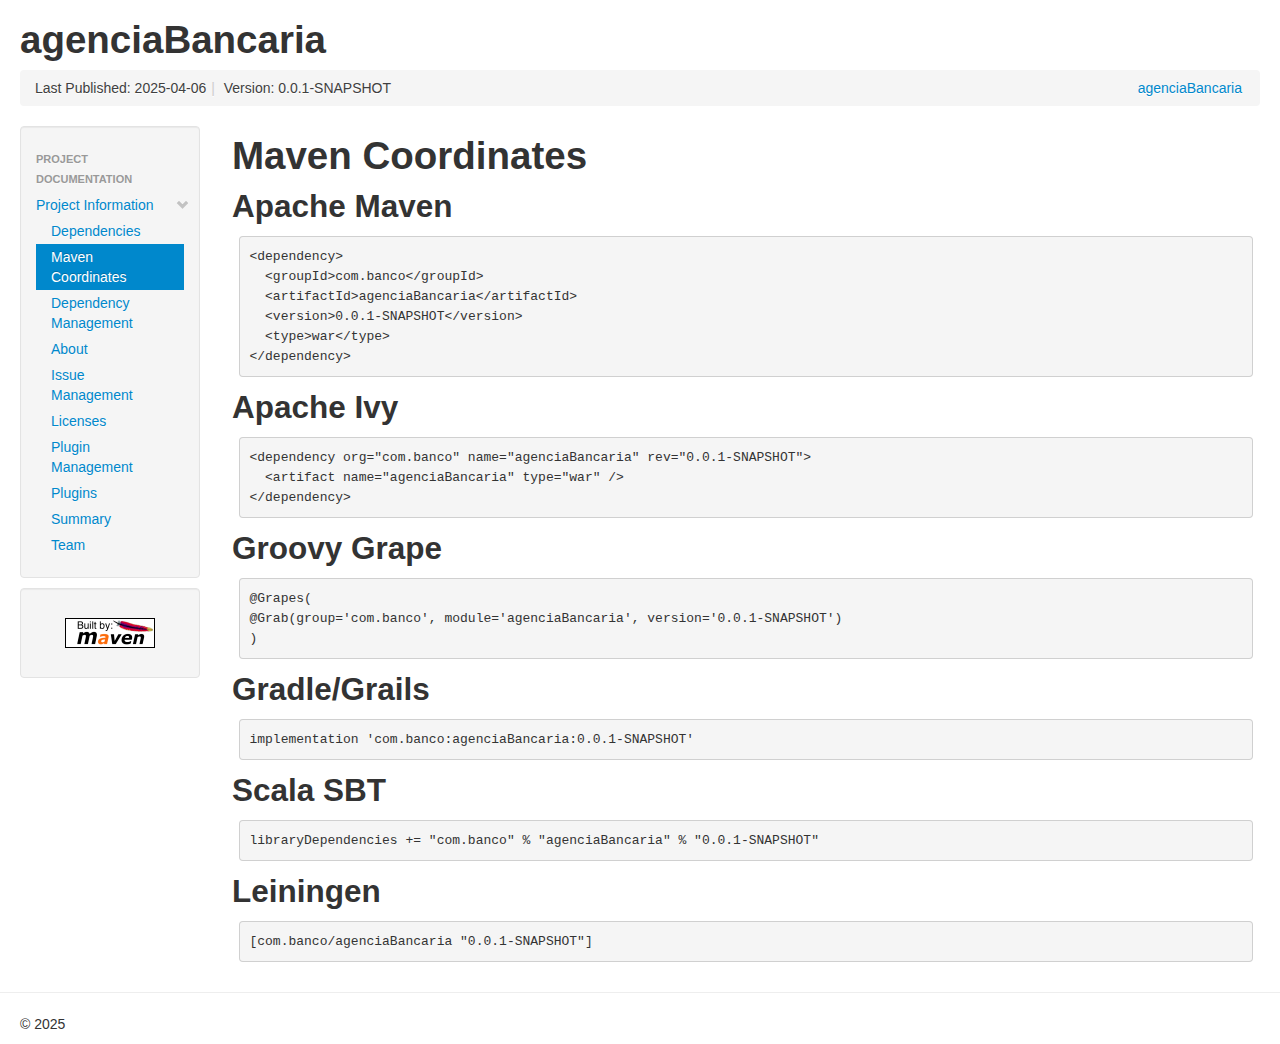
<file: target/site/dependency-info.html>
<!DOCTYPE html>


<!--
 | Generated by Apache Maven Doxia Site Renderer 2.0.0 from org.apache.maven.plugins:maven-project-info-reports-plugin:3.9.0:dependency-info at 2025-04-06
 | Rendered using Apache Maven Fluido Skin 2.0.0-M9
-->
<html xmlns="http://www.w3.org/1999/xhtml" lang="en">
  <head>
    <meta charset="UTF-8" />
    <meta name="viewport" content="width=device-width, initial-scale=1" />
    <meta name="generator" content="Apache Maven Doxia Site Renderer 2.0.0" />
    <title>Maven Coordinates – agenciaBancaria</title>
    <link rel="stylesheet" href="./css/apache-maven-fluido-2.0.0-M9.min.css" />
    <link rel="stylesheet" href="./css/site.css" />
    <link rel="stylesheet" href="./css/print.css" media="print" />
    <script src="./js/apache-maven-fluido-2.0.0-M9.min.js"></script>
  </head>
  <body>
    <div class="container-fluid container-fluid-top">
      <header>
        <div id="banner">
          <div class="pull-left"><div id="bannerLeft"><h1>agenciaBancaria</h1></div></div>
          <div class="pull-right"></div>
          <div class="clear"><hr/></div>
        </div>

        <div id="breadcrumbs">
          <ul class="breadcrumb">
        <li id="publishDate">Last Published: 2025-04-06<span class="divider">|</span>
</li>
          <li id="projectVersion">Version: 0.0.1-SNAPSHOT</li>
        <li class="pull-right"><a>agenciaBancaria</a></li>
          </ul>
        </div>
      </header>
      <div class="row-fluid">
        <header id="leftColumn" class="span2">
          <nav class="well sidebar-nav">
  <ul class="nav nav-list">
   <li class="nav-header">Project Documentation</li>
    <li><a href="project-info.html"><span class="icon-chevron-down"></span>Project Information</a>
     <ul class="nav nav-list">
      <li><a href="dependencies.html">Dependencies</a></li>
      <li class="active"><a>Maven Coordinates</a></li>
      <li><a href="dependency-management.html">Dependency Management</a></li>
      <li><a href="index.html">About</a></li>
      <li><a href="issue-management.html">Issue Management</a></li>
      <li><a href="licenses.html">Licenses</a></li>
      <li><a href="plugin-management.html">Plugin Management</a></li>
      <li><a href="plugins.html">Plugins</a></li>
      <li><a href="summary.html">Summary</a></li>
      <li><a href="team.html">Team</a></li>
     </ul></li>
  </ul>
          </nav>
          <div class="well sidebar-nav">
            <div id="poweredBy">
              <div class="clear"></div>
              <div class="clear"></div>
<a href="https://maven.apache.org/" class="builtBy" target="_blank"><img class="builtBy" alt="Built by Maven" src="./images/logos/maven-feather.png" /></a>
            </div>
          </div>
        </header>
        <main id="bodyColumn" class="span10">
<section><a id="Maven_Coordinates"></a>
<h1>Maven Coordinates</h1><section><a id="Apache_Maven"></a>
<h2>Apache Maven</h2>
<pre>&lt;dependency&gt;
  &lt;groupId&gt;com.banco&lt;/groupId&gt;
  &lt;artifactId&gt;agenciaBancaria&lt;/artifactId&gt;
  &lt;version&gt;0.0.1-SNAPSHOT&lt;/version&gt;
  &lt;type&gt;war&lt;/type&gt;
&lt;/dependency&gt;</pre></section><section><a id="Apache_Ivy"></a>
<h2>Apache Ivy</h2>
<pre>&lt;dependency org=&quot;com.banco&quot; name=&quot;agenciaBancaria&quot; rev=&quot;0.0.1-SNAPSHOT&quot;&gt;
  &lt;artifact name=&quot;agenciaBancaria&quot; type=&quot;war&quot; /&gt;
&lt;/dependency&gt;</pre></section><section><a id="Groovy_Grape"></a>
<h2>Groovy Grape</h2>
<pre>@Grapes(
@Grab(group='com.banco', module='agenciaBancaria', version='0.0.1-SNAPSHOT')
)</pre></section><section><a id="Gradle.2FGrails"></a>
<h2>Gradle/Grails</h2>
<pre>implementation 'com.banco:agenciaBancaria:0.0.1-SNAPSHOT'</pre></section><section><a id="Scala_SBT"></a>
<h2>Scala SBT</h2>
<pre>libraryDependencies += &quot;com.banco&quot; % &quot;agenciaBancaria&quot; % &quot;0.0.1-SNAPSHOT&quot;</pre></section><section><a id="Leiningen"></a>
<h2>Leiningen</h2>
<pre>[com.banco/agenciaBancaria &quot;0.0.1-SNAPSHOT&quot;]</pre></section></section>
        </main>
      </div>
    </div>
    <hr/>
    <footer>
      <div class="container-fluid">
        <div class="row-fluid">
            <p>©      2025
</p>
        </div>
      </div>
    </footer>
<script>
  if(anchors) {
    anchors.add();
  }
</script>
  </body>
</html>
</file>
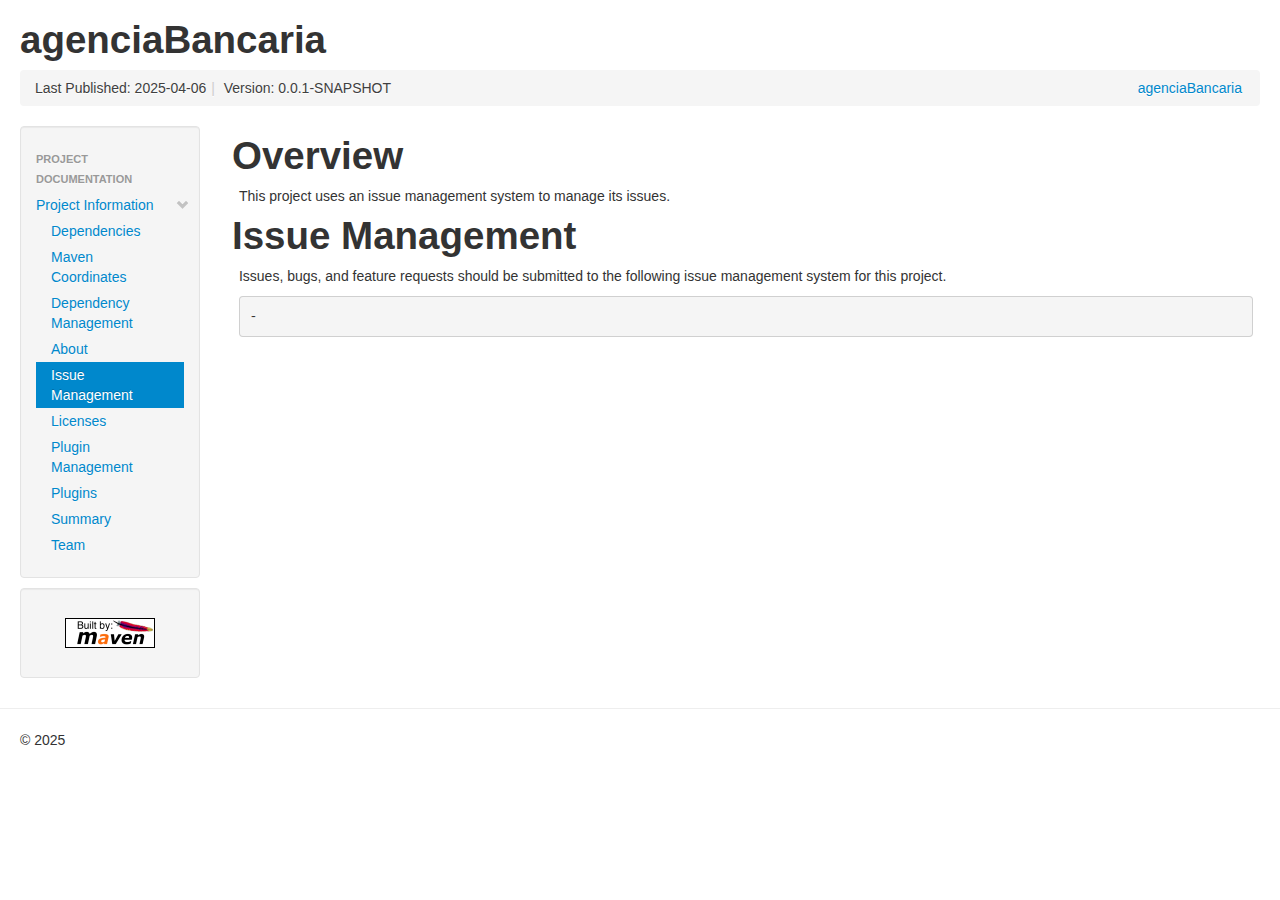
<file: target/site/issue-management.html>
<!DOCTYPE html>


<!--
 | Generated by Apache Maven Doxia Site Renderer 2.0.0 from org.apache.maven.plugins:maven-project-info-reports-plugin:3.9.0:issue-management at 2025-04-06
 | Rendered using Apache Maven Fluido Skin 2.0.0-M9
-->
<html xmlns="http://www.w3.org/1999/xhtml" lang="en">
  <head>
    <meta charset="UTF-8" />
    <meta name="viewport" content="width=device-width, initial-scale=1" />
    <meta name="generator" content="Apache Maven Doxia Site Renderer 2.0.0" />
    <title>Issue Management – agenciaBancaria</title>
    <link rel="stylesheet" href="./css/apache-maven-fluido-2.0.0-M9.min.css" />
    <link rel="stylesheet" href="./css/site.css" />
    <link rel="stylesheet" href="./css/print.css" media="print" />
    <script src="./js/apache-maven-fluido-2.0.0-M9.min.js"></script>
  </head>
  <body>
    <div class="container-fluid container-fluid-top">
      <header>
        <div id="banner">
          <div class="pull-left"><div id="bannerLeft"><h1>agenciaBancaria</h1></div></div>
          <div class="pull-right"></div>
          <div class="clear"><hr/></div>
        </div>

        <div id="breadcrumbs">
          <ul class="breadcrumb">
        <li id="publishDate">Last Published: 2025-04-06<span class="divider">|</span>
</li>
          <li id="projectVersion">Version: 0.0.1-SNAPSHOT</li>
        <li class="pull-right"><a>agenciaBancaria</a></li>
          </ul>
        </div>
      </header>
      <div class="row-fluid">
        <header id="leftColumn" class="span2">
          <nav class="well sidebar-nav">
  <ul class="nav nav-list">
   <li class="nav-header">Project Documentation</li>
    <li><a href="project-info.html"><span class="icon-chevron-down"></span>Project Information</a>
     <ul class="nav nav-list">
      <li><a href="dependencies.html">Dependencies</a></li>
      <li><a href="dependency-info.html">Maven Coordinates</a></li>
      <li><a href="dependency-management.html">Dependency Management</a></li>
      <li><a href="index.html">About</a></li>
      <li class="active"><a>Issue Management</a></li>
      <li><a href="licenses.html">Licenses</a></li>
      <li><a href="plugin-management.html">Plugin Management</a></li>
      <li><a href="plugins.html">Plugins</a></li>
      <li><a href="summary.html">Summary</a></li>
      <li><a href="team.html">Team</a></li>
     </ul></li>
  </ul>
          </nav>
          <div class="well sidebar-nav">
            <div id="poweredBy">
              <div class="clear"></div>
              <div class="clear"></div>
<a href="https://maven.apache.org/" class="builtBy" target="_blank"><img class="builtBy" alt="Built by Maven" src="./images/logos/maven-feather.png" /></a>
            </div>
          </div>
        </header>
        <main id="bodyColumn" class="span10">
<section><a id="Overview"></a>
<h1>Overview</h1>
<p>This project uses an issue management system to manage its issues.</p></section><section><a id="Issue_Management"></a>
<h1>Issue Management</h1>
<p>Issues, bugs, and feature requests should be submitted to the following issue management system for this project.</p>
<pre>-</pre></section>
        </main>
      </div>
    </div>
    <hr/>
    <footer>
      <div class="container-fluid">
        <div class="row-fluid">
            <p>©      2025
</p>
        </div>
      </div>
    </footer>
<script>
  if(anchors) {
    anchors.add();
  }
</script>
  </body>
</html>
</file>
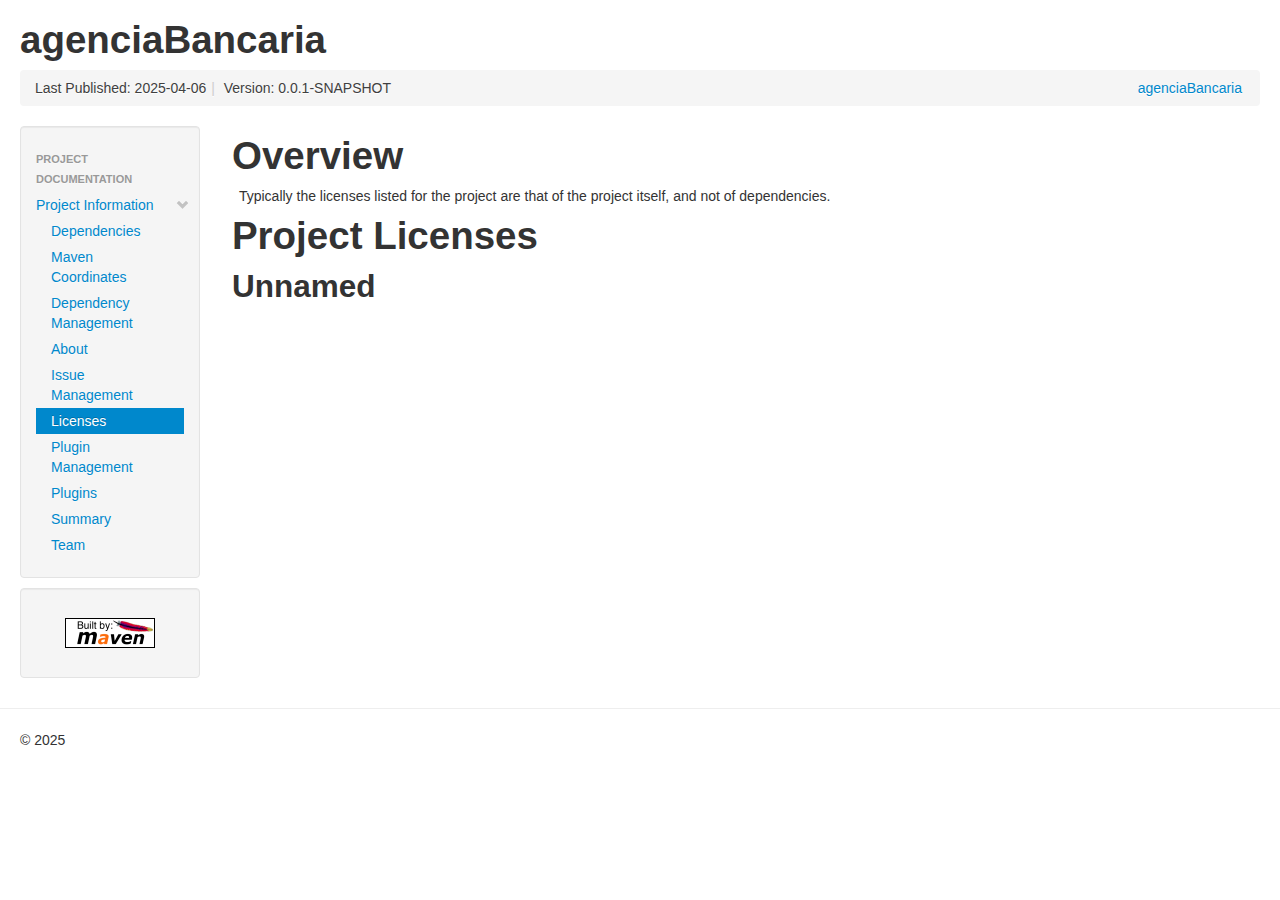
<file: target/site/licenses.html>
<!DOCTYPE html>


<!--
 | Generated by Apache Maven Doxia Site Renderer 2.0.0 from org.apache.maven.plugins:maven-project-info-reports-plugin:3.9.0:licenses at 2025-04-06
 | Rendered using Apache Maven Fluido Skin 2.0.0-M9
-->
<html xmlns="http://www.w3.org/1999/xhtml" lang="en">
  <head>
    <meta charset="UTF-8" />
    <meta name="viewport" content="width=device-width, initial-scale=1" />
    <meta name="generator" content="Apache Maven Doxia Site Renderer 2.0.0" />
    <title>Project Licenses – agenciaBancaria</title>
    <link rel="stylesheet" href="./css/apache-maven-fluido-2.0.0-M9.min.css" />
    <link rel="stylesheet" href="./css/site.css" />
    <link rel="stylesheet" href="./css/print.css" media="print" />
    <script src="./js/apache-maven-fluido-2.0.0-M9.min.js"></script>
  </head>
  <body>
    <div class="container-fluid container-fluid-top">
      <header>
        <div id="banner">
          <div class="pull-left"><div id="bannerLeft"><h1>agenciaBancaria</h1></div></div>
          <div class="pull-right"></div>
          <div class="clear"><hr/></div>
        </div>

        <div id="breadcrumbs">
          <ul class="breadcrumb">
        <li id="publishDate">Last Published: 2025-04-06<span class="divider">|</span>
</li>
          <li id="projectVersion">Version: 0.0.1-SNAPSHOT</li>
        <li class="pull-right"><a>agenciaBancaria</a></li>
          </ul>
        </div>
      </header>
      <div class="row-fluid">
        <header id="leftColumn" class="span2">
          <nav class="well sidebar-nav">
  <ul class="nav nav-list">
   <li class="nav-header">Project Documentation</li>
    <li><a href="project-info.html"><span class="icon-chevron-down"></span>Project Information</a>
     <ul class="nav nav-list">
      <li><a href="dependencies.html">Dependencies</a></li>
      <li><a href="dependency-info.html">Maven Coordinates</a></li>
      <li><a href="dependency-management.html">Dependency Management</a></li>
      <li><a href="index.html">About</a></li>
      <li><a href="issue-management.html">Issue Management</a></li>
      <li class="active"><a>Licenses</a></li>
      <li><a href="plugin-management.html">Plugin Management</a></li>
      <li><a href="plugins.html">Plugins</a></li>
      <li><a href="summary.html">Summary</a></li>
      <li><a href="team.html">Team</a></li>
     </ul></li>
  </ul>
          </nav>
          <div class="well sidebar-nav">
            <div id="poweredBy">
              <div class="clear"></div>
              <div class="clear"></div>
<a href="https://maven.apache.org/" class="builtBy" target="_blank"><img class="builtBy" alt="Built by Maven" src="./images/logos/maven-feather.png" /></a>
            </div>
          </div>
        </header>
        <main id="bodyColumn" class="span10">
<section><a id="Overview"></a>
<h1>Overview</h1>
<p>Typically the licenses listed for the project are that of the project itself, and not of dependencies.</p></section><section><a id="Project_Licenses"></a>
<h1>Project Licenses</h1><section><a id="Unnamed"></a>
<h2>Unnamed</h2></section></section>
        </main>
      </div>
    </div>
    <hr/>
    <footer>
      <div class="container-fluid">
        <div class="row-fluid">
            <p>©      2025
</p>
        </div>
      </div>
    </footer>
<script>
  if(anchors) {
    anchors.add();
  }
</script>
  </body>
</html>
</file>
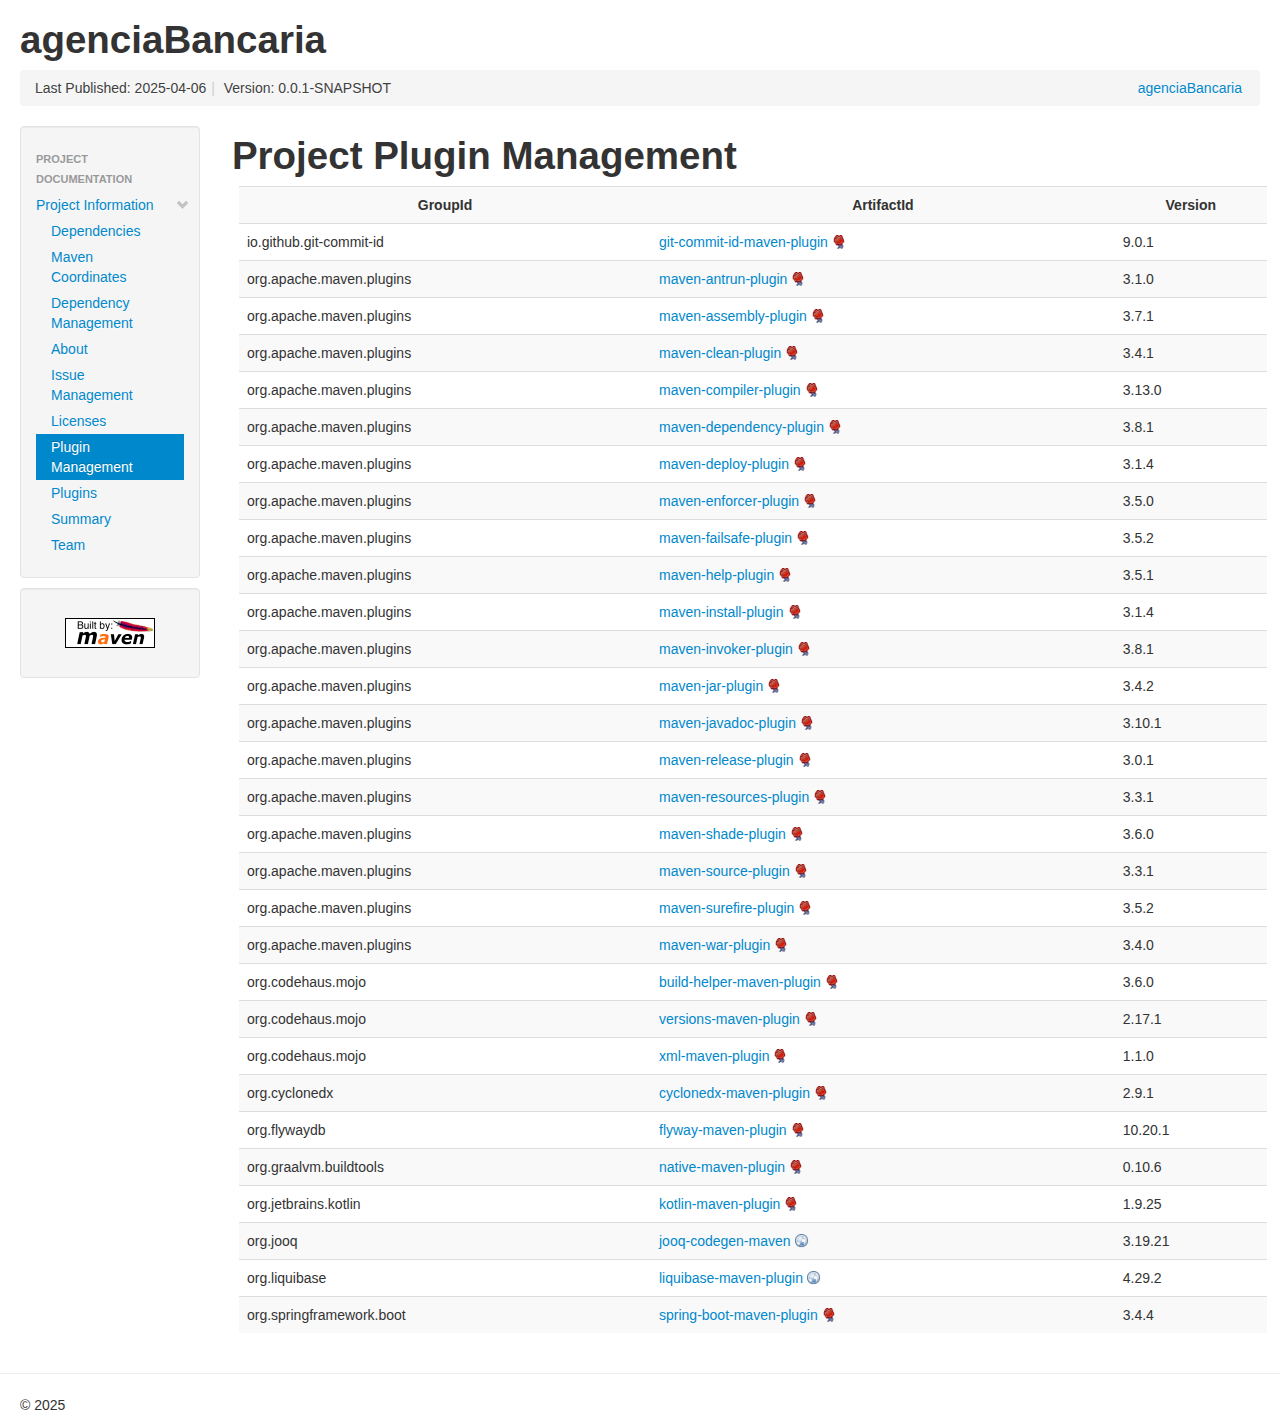
<file: target/site/plugin-management.html>
<!DOCTYPE html>


<!--
 | Generated by Apache Maven Doxia Site Renderer 2.0.0 from org.apache.maven.plugins:maven-project-info-reports-plugin:3.9.0:plugin-management at 2025-04-06
 | Rendered using Apache Maven Fluido Skin 2.0.0-M9
-->
<html xmlns="http://www.w3.org/1999/xhtml" lang="en">
  <head>
    <meta charset="UTF-8" />
    <meta name="viewport" content="width=device-width, initial-scale=1" />
    <meta name="generator" content="Apache Maven Doxia Site Renderer 2.0.0" />
    <title>Project Plugin Management – agenciaBancaria</title>
    <link rel="stylesheet" href="./css/apache-maven-fluido-2.0.0-M9.min.css" />
    <link rel="stylesheet" href="./css/site.css" />
    <link rel="stylesheet" href="./css/print.css" media="print" />
    <script src="./js/apache-maven-fluido-2.0.0-M9.min.js"></script>
  </head>
  <body>
    <div class="container-fluid container-fluid-top">
      <header>
        <div id="banner">
          <div class="pull-left"><div id="bannerLeft"><h1>agenciaBancaria</h1></div></div>
          <div class="pull-right"></div>
          <div class="clear"><hr/></div>
        </div>

        <div id="breadcrumbs">
          <ul class="breadcrumb">
        <li id="publishDate">Last Published: 2025-04-06<span class="divider">|</span>
</li>
          <li id="projectVersion">Version: 0.0.1-SNAPSHOT</li>
        <li class="pull-right"><a>agenciaBancaria</a></li>
          </ul>
        </div>
      </header>
      <div class="row-fluid">
        <header id="leftColumn" class="span2">
          <nav class="well sidebar-nav">
  <ul class="nav nav-list">
   <li class="nav-header">Project Documentation</li>
    <li><a href="project-info.html"><span class="icon-chevron-down"></span>Project Information</a>
     <ul class="nav nav-list">
      <li><a href="dependencies.html">Dependencies</a></li>
      <li><a href="dependency-info.html">Maven Coordinates</a></li>
      <li><a href="dependency-management.html">Dependency Management</a></li>
      <li><a href="index.html">About</a></li>
      <li><a href="issue-management.html">Issue Management</a></li>
      <li><a href="licenses.html">Licenses</a></li>
      <li class="active"><a>Plugin Management</a></li>
      <li><a href="plugins.html">Plugins</a></li>
      <li><a href="summary.html">Summary</a></li>
      <li><a href="team.html">Team</a></li>
     </ul></li>
  </ul>
          </nav>
          <div class="well sidebar-nav">
            <div id="poweredBy">
              <div class="clear"></div>
              <div class="clear"></div>
<a href="https://maven.apache.org/" class="builtBy" target="_blank"><img class="builtBy" alt="Built by Maven" src="./images/logos/maven-feather.png" /></a>
            </div>
          </div>
        </header>
        <main id="bodyColumn" class="span10">
<section><a id="Project_Plugin_Management"></a>
<h1>Project Plugin Management</h1>
<table class="table table-striped">
<tr class="a">
<th>GroupId</th>
<th>ArtifactId</th>
<th>Version</th></tr>
<tr class="b">
<td>io.github.git-commit-id</td>
<td><a class="externalLink" href="https://github.com/git-commit-id/git-commit-id-maven-plugin">git-commit-id-maven-plugin</a></td>
<td>9.0.1</td></tr>
<tr class="a">
<td>org.apache.maven.plugins</td>
<td><a class="externalLink" href="https://maven.apache.org/plugins/maven-antrun-plugin/">maven-antrun-plugin</a></td>
<td>3.1.0</td></tr>
<tr class="b">
<td>org.apache.maven.plugins</td>
<td><a class="externalLink" href="https://maven.apache.org/plugins/maven-assembly-plugin/">maven-assembly-plugin</a></td>
<td>3.7.1</td></tr>
<tr class="a">
<td>org.apache.maven.plugins</td>
<td><a class="externalLink" href="https://maven.apache.org/plugins/maven-clean-plugin/">maven-clean-plugin</a></td>
<td>3.4.1</td></tr>
<tr class="b">
<td>org.apache.maven.plugins</td>
<td><a class="externalLink" href="https://maven.apache.org/plugins/maven-compiler-plugin/">maven-compiler-plugin</a></td>
<td>3.13.0</td></tr>
<tr class="a">
<td>org.apache.maven.plugins</td>
<td><a class="externalLink" href="https://maven.apache.org/plugins/maven-dependency-plugin/">maven-dependency-plugin</a></td>
<td>3.8.1</td></tr>
<tr class="b">
<td>org.apache.maven.plugins</td>
<td><a class="externalLink" href="https://maven.apache.org/plugins/maven-deploy-plugin/">maven-deploy-plugin</a></td>
<td>3.1.4</td></tr>
<tr class="a">
<td>org.apache.maven.plugins</td>
<td><a class="externalLink" href="https://maven.apache.org/enforcer/maven-enforcer-plugin/">maven-enforcer-plugin</a></td>
<td>3.5.0</td></tr>
<tr class="b">
<td>org.apache.maven.plugins</td>
<td><a class="externalLink" href="https://maven.apache.org/surefire/maven-failsafe-plugin/">maven-failsafe-plugin</a></td>
<td>3.5.2</td></tr>
<tr class="a">
<td>org.apache.maven.plugins</td>
<td><a class="externalLink" href="https://maven.apache.org/plugins/maven-help-plugin/">maven-help-plugin</a></td>
<td>3.5.1</td></tr>
<tr class="b">
<td>org.apache.maven.plugins</td>
<td><a class="externalLink" href="https://maven.apache.org/plugins/maven-install-plugin/">maven-install-plugin</a></td>
<td>3.1.4</td></tr>
<tr class="a">
<td>org.apache.maven.plugins</td>
<td><a class="externalLink" href="https://maven.apache.org/plugins/maven-invoker-plugin/">maven-invoker-plugin</a></td>
<td>3.8.1</td></tr>
<tr class="b">
<td>org.apache.maven.plugins</td>
<td><a class="externalLink" href="https://maven.apache.org/plugins/maven-jar-plugin/">maven-jar-plugin</a></td>
<td>3.4.2</td></tr>
<tr class="a">
<td>org.apache.maven.plugins</td>
<td><a class="externalLink" href="https://maven.apache.org/plugins/maven-javadoc-plugin/">maven-javadoc-plugin</a></td>
<td>3.10.1</td></tr>
<tr class="b">
<td>org.apache.maven.plugins</td>
<td><a class="externalLink" href="https://maven.apache.org/maven-release/maven-release-plugin/">maven-release-plugin</a></td>
<td>3.0.1</td></tr>
<tr class="a">
<td>org.apache.maven.plugins</td>
<td><a class="externalLink" href="https://maven.apache.org/plugins/maven-resources-plugin/">maven-resources-plugin</a></td>
<td>3.3.1</td></tr>
<tr class="b">
<td>org.apache.maven.plugins</td>
<td><a class="externalLink" href="https://maven.apache.org/plugins/maven-shade-plugin/">maven-shade-plugin</a></td>
<td>3.6.0</td></tr>
<tr class="a">
<td>org.apache.maven.plugins</td>
<td><a class="externalLink" href="https://maven.apache.org/plugins/maven-source-plugin/">maven-source-plugin</a></td>
<td>3.3.1</td></tr>
<tr class="b">
<td>org.apache.maven.plugins</td>
<td><a class="externalLink" href="https://maven.apache.org/surefire/maven-surefire-plugin/">maven-surefire-plugin</a></td>
<td>3.5.2</td></tr>
<tr class="a">
<td>org.apache.maven.plugins</td>
<td><a class="externalLink" href="https://maven.apache.org/plugins/maven-war-plugin/">maven-war-plugin</a></td>
<td>3.4.0</td></tr>
<tr class="b">
<td>org.codehaus.mojo</td>
<td><a class="externalLink" href="https://www.mojohaus.org/build-helper-maven-plugin/">build-helper-maven-plugin</a></td>
<td>3.6.0</td></tr>
<tr class="a">
<td>org.codehaus.mojo</td>
<td><a class="externalLink" href="https://www.mojohaus.org/versions/versions-maven-plugin/">versions-maven-plugin</a></td>
<td>2.17.1</td></tr>
<tr class="b">
<td>org.codehaus.mojo</td>
<td><a class="externalLink" href="https://www.mojohaus.org/xml-maven-plugin/">xml-maven-plugin</a></td>
<td>1.1.0</td></tr>
<tr class="a">
<td>org.cyclonedx</td>
<td><a class="externalLink" href="https://github.com/CycloneDX/cyclonedx-maven-plugin">cyclonedx-maven-plugin</a></td>
<td>2.9.1</td></tr>
<tr class="b">
<td>org.flywaydb</td>
<td><a class="externalLink" href="https://flywaydb.org/flyway-maven-plugin">flyway-maven-plugin</a></td>
<td>10.20.1</td></tr>
<tr class="a">
<td>org.graalvm.buildtools</td>
<td><a class="externalLink" href="https://github.com/graalvm/native-build-tools">native-maven-plugin</a></td>
<td>0.10.6</td></tr>
<tr class="b">
<td>org.jetbrains.kotlin</td>
<td><a class="externalLink" href="https://kotlinlang.org/tools/kotlin-maven-plugin/">kotlin-maven-plugin</a></td>
<td>1.9.25</td></tr>
<tr class="a">
<td>org.jooq</td>
<td><a class="externalLink" href="http://www.jooq.org/jooq-codegen-maven">jooq-codegen-maven</a></td>
<td>3.19.21</td></tr>
<tr class="b">
<td>org.liquibase</td>
<td><a class="externalLink" href="http://www.liquibase.org/liquibase-maven-plugin">liquibase-maven-plugin</a></td>
<td>4.29.2</td></tr>
<tr class="a">
<td>org.springframework.boot</td>
<td><a class="externalLink" href="https://spring.io/projects/spring-boot">spring-boot-maven-plugin</a></td>
<td>3.4.4</td></tr></table></section>
        </main>
      </div>
    </div>
    <hr/>
    <footer>
      <div class="container-fluid">
        <div class="row-fluid">
            <p>©      2025
</p>
        </div>
      </div>
    </footer>
<script>
  if(anchors) {
    anchors.add();
  }
</script>
  </body>
</html>
</file>
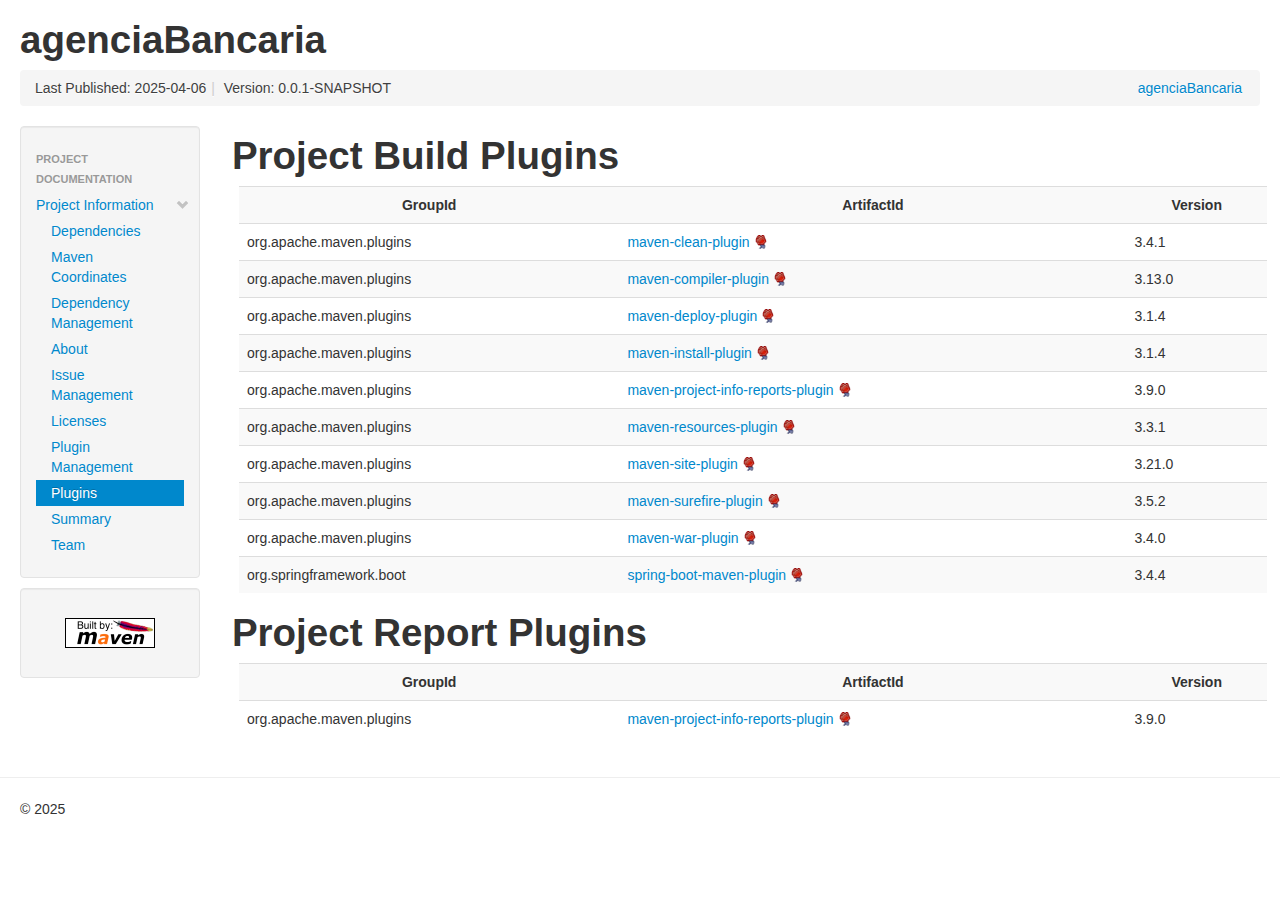
<file: target/site/plugins.html>
<!DOCTYPE html>


<!--
 | Generated by Apache Maven Doxia Site Renderer 2.0.0 from org.apache.maven.plugins:maven-project-info-reports-plugin:3.9.0:plugins at 2025-04-06
 | Rendered using Apache Maven Fluido Skin 2.0.0-M9
-->
<html xmlns="http://www.w3.org/1999/xhtml" lang="en">
  <head>
    <meta charset="UTF-8" />
    <meta name="viewport" content="width=device-width, initial-scale=1" />
    <meta name="generator" content="Apache Maven Doxia Site Renderer 2.0.0" />
    <title>Project Plugins – agenciaBancaria</title>
    <link rel="stylesheet" href="./css/apache-maven-fluido-2.0.0-M9.min.css" />
    <link rel="stylesheet" href="./css/site.css" />
    <link rel="stylesheet" href="./css/print.css" media="print" />
    <script src="./js/apache-maven-fluido-2.0.0-M9.min.js"></script>
  </head>
  <body>
    <div class="container-fluid container-fluid-top">
      <header>
        <div id="banner">
          <div class="pull-left"><div id="bannerLeft"><h1>agenciaBancaria</h1></div></div>
          <div class="pull-right"></div>
          <div class="clear"><hr/></div>
        </div>

        <div id="breadcrumbs">
          <ul class="breadcrumb">
        <li id="publishDate">Last Published: 2025-04-06<span class="divider">|</span>
</li>
          <li id="projectVersion">Version: 0.0.1-SNAPSHOT</li>
        <li class="pull-right"><a>agenciaBancaria</a></li>
          </ul>
        </div>
      </header>
      <div class="row-fluid">
        <header id="leftColumn" class="span2">
          <nav class="well sidebar-nav">
  <ul class="nav nav-list">
   <li class="nav-header">Project Documentation</li>
    <li><a href="project-info.html"><span class="icon-chevron-down"></span>Project Information</a>
     <ul class="nav nav-list">
      <li><a href="dependencies.html">Dependencies</a></li>
      <li><a href="dependency-info.html">Maven Coordinates</a></li>
      <li><a href="dependency-management.html">Dependency Management</a></li>
      <li><a href="index.html">About</a></li>
      <li><a href="issue-management.html">Issue Management</a></li>
      <li><a href="licenses.html">Licenses</a></li>
      <li><a href="plugin-management.html">Plugin Management</a></li>
      <li class="active"><a>Plugins</a></li>
      <li><a href="summary.html">Summary</a></li>
      <li><a href="team.html">Team</a></li>
     </ul></li>
  </ul>
          </nav>
          <div class="well sidebar-nav">
            <div id="poweredBy">
              <div class="clear"></div>
              <div class="clear"></div>
<a href="https://maven.apache.org/" class="builtBy" target="_blank"><img class="builtBy" alt="Built by Maven" src="./images/logos/maven-feather.png" /></a>
            </div>
          </div>
        </header>
        <main id="bodyColumn" class="span10">
<section><a id="Project_Build_Plugins"></a>
<h1>Project Build Plugins</h1>
<table class="table table-striped">
<tr class="a">
<th>GroupId</th>
<th>ArtifactId</th>
<th>Version</th></tr>
<tr class="b">
<td>org.apache.maven.plugins</td>
<td><a class="externalLink" href="https://maven.apache.org/plugins/maven-clean-plugin/">maven-clean-plugin</a></td>
<td>3.4.1</td></tr>
<tr class="a">
<td>org.apache.maven.plugins</td>
<td><a class="externalLink" href="https://maven.apache.org/plugins/maven-compiler-plugin/">maven-compiler-plugin</a></td>
<td>3.13.0</td></tr>
<tr class="b">
<td>org.apache.maven.plugins</td>
<td><a class="externalLink" href="https://maven.apache.org/plugins/maven-deploy-plugin/">maven-deploy-plugin</a></td>
<td>3.1.4</td></tr>
<tr class="a">
<td>org.apache.maven.plugins</td>
<td><a class="externalLink" href="https://maven.apache.org/plugins/maven-install-plugin/">maven-install-plugin</a></td>
<td>3.1.4</td></tr>
<tr class="b">
<td>org.apache.maven.plugins</td>
<td><a class="externalLink" href="https://maven.apache.org/plugins/maven-project-info-reports-plugin/">maven-project-info-reports-plugin</a></td>
<td>3.9.0</td></tr>
<tr class="a">
<td>org.apache.maven.plugins</td>
<td><a class="externalLink" href="https://maven.apache.org/plugins/maven-resources-plugin/">maven-resources-plugin</a></td>
<td>3.3.1</td></tr>
<tr class="b">
<td>org.apache.maven.plugins</td>
<td><a class="externalLink" href="https://maven.apache.org/plugins/maven-site-plugin/">maven-site-plugin</a></td>
<td>3.21.0</td></tr>
<tr class="a">
<td>org.apache.maven.plugins</td>
<td><a class="externalLink" href="https://maven.apache.org/surefire/maven-surefire-plugin/">maven-surefire-plugin</a></td>
<td>3.5.2</td></tr>
<tr class="b">
<td>org.apache.maven.plugins</td>
<td><a class="externalLink" href="https://maven.apache.org/plugins/maven-war-plugin/">maven-war-plugin</a></td>
<td>3.4.0</td></tr>
<tr class="a">
<td>org.springframework.boot</td>
<td><a class="externalLink" href="https://spring.io/projects/spring-boot">spring-boot-maven-plugin</a></td>
<td>3.4.4</td></tr></table></section><section><a id="Project_Report_Plugins"></a>
<h1>Project Report Plugins</h1>
<table class="table table-striped">
<tr class="a">
<th>GroupId</th>
<th>ArtifactId</th>
<th>Version</th></tr>
<tr class="b">
<td>org.apache.maven.plugins</td>
<td><a class="externalLink" href="https://maven.apache.org/plugins/maven-project-info-reports-plugin/">maven-project-info-reports-plugin</a></td>
<td>3.9.0</td></tr></table></section>
        </main>
      </div>
    </div>
    <hr/>
    <footer>
      <div class="container-fluid">
        <div class="row-fluid">
            <p>©      2025
</p>
        </div>
      </div>
    </footer>
<script>
  if(anchors) {
    anchors.add();
  }
</script>
  </body>
</html>
</file>
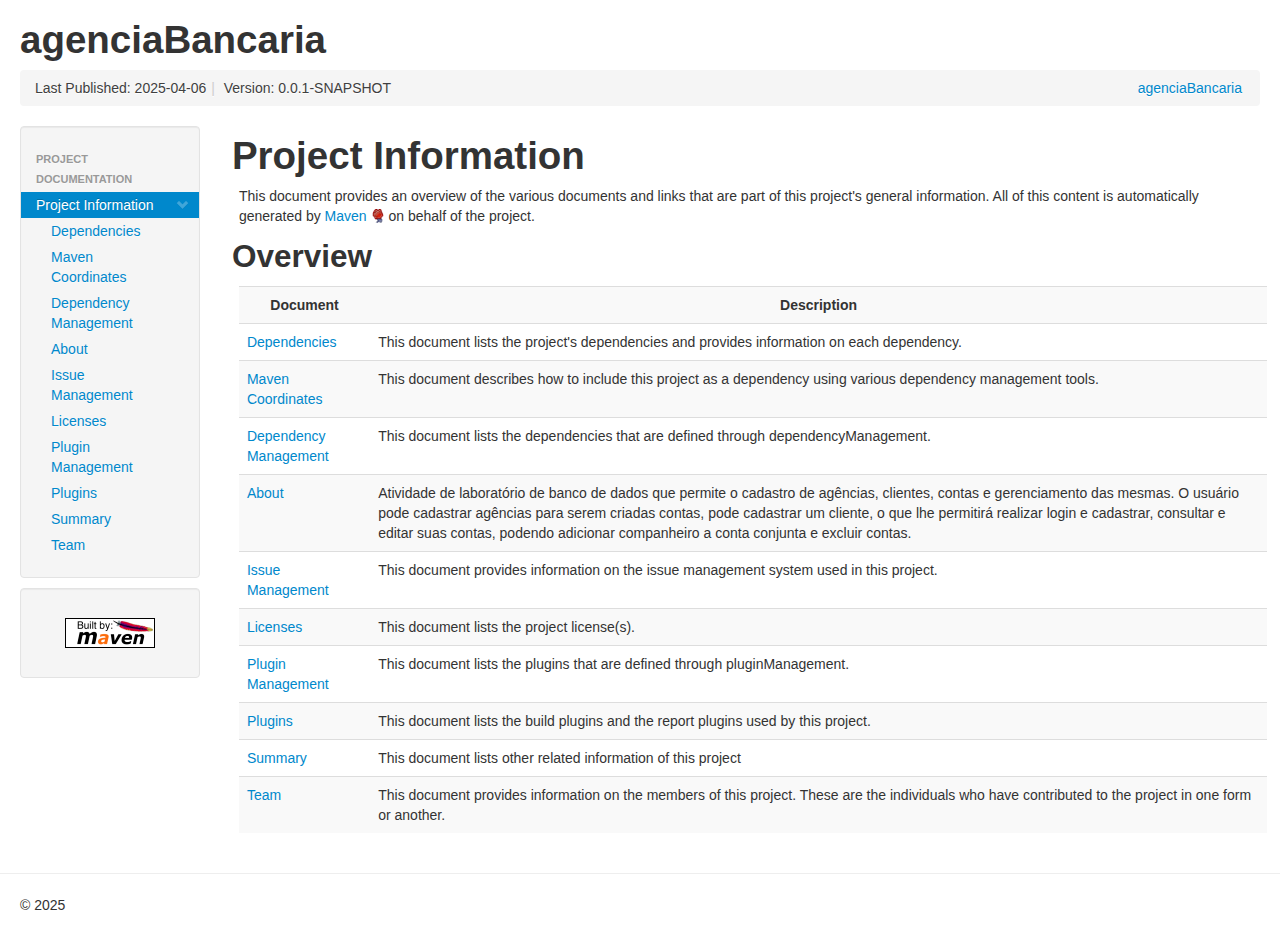
<file: target/site/project-info.html>
<!DOCTYPE html>


<!--
 | Generated by Apache Maven Doxia Site Renderer 2.0.0 from org.apache.maven.plugins:maven-site-plugin:3.21.0:project-info at 2025-04-06
 | Rendered using Apache Maven Fluido Skin 2.0.0-M9
-->
<html xmlns="http://www.w3.org/1999/xhtml" lang="en">
  <head>
    <meta charset="UTF-8" />
    <meta name="viewport" content="width=device-width, initial-scale=1" />
    <meta name="generator" content="Apache Maven Doxia Site Renderer 2.0.0" />
    <title>Project Information – agenciaBancaria</title>
    <link rel="stylesheet" href="./css/apache-maven-fluido-2.0.0-M9.min.css" />
    <link rel="stylesheet" href="./css/site.css" />
    <link rel="stylesheet" href="./css/print.css" media="print" />
    <script src="./js/apache-maven-fluido-2.0.0-M9.min.js"></script>
  </head>
  <body>
    <div class="container-fluid container-fluid-top">
      <header>
        <div id="banner">
          <div class="pull-left"><div id="bannerLeft"><h1>agenciaBancaria</h1></div></div>
          <div class="pull-right"></div>
          <div class="clear"><hr/></div>
        </div>

        <div id="breadcrumbs">
          <ul class="breadcrumb">
        <li id="publishDate">Last Published: 2025-04-06<span class="divider">|</span>
</li>
          <li id="projectVersion">Version: 0.0.1-SNAPSHOT</li>
        <li class="pull-right"><a>agenciaBancaria</a></li>
          </ul>
        </div>
      </header>
      <div class="row-fluid">
        <header id="leftColumn" class="span2">
          <nav class="well sidebar-nav">
  <ul class="nav nav-list">
   <li class="nav-header">Project Documentation</li>
    <li class="active"><a><span class="icon-chevron-down"></span>Project Information</a>
     <ul class="nav nav-list">
      <li><a href="dependencies.html">Dependencies</a></li>
      <li><a href="dependency-info.html">Maven Coordinates</a></li>
      <li><a href="dependency-management.html">Dependency Management</a></li>
      <li><a href="index.html">About</a></li>
      <li><a href="issue-management.html">Issue Management</a></li>
      <li><a href="licenses.html">Licenses</a></li>
      <li><a href="plugin-management.html">Plugin Management</a></li>
      <li><a href="plugins.html">Plugins</a></li>
      <li><a href="summary.html">Summary</a></li>
      <li><a href="team.html">Team</a></li>
     </ul></li>
  </ul>
          </nav>
          <div class="well sidebar-nav">
            <div id="poweredBy">
              <div class="clear"></div>
              <div class="clear"></div>
<a href="https://maven.apache.org/" class="builtBy" target="_blank"><img class="builtBy" alt="Built by Maven" src="./images/logos/maven-feather.png" /></a>
            </div>
          </div>
        </header>
        <main id="bodyColumn" class="span10">
<section>
<h1>Project Information</h1>
<p>This document provides an overview of the various documents and links that are part of this project's general information. All of this content is automatically generated by <a class="externalLink" href="https://maven.apache.org">Maven</a> on behalf of the project.</p><section>
<h2>Overview</h2>
<table class="table table-striped">
<tr class="a">
<th>Document</th>
<th>Description</th></tr>
<tr class="b">
<td><a href="dependencies.html">Dependencies</a></td>
<td>This document lists the project's dependencies and provides information on each dependency.</td></tr>
<tr class="a">
<td><a href="dependency-info.html">Maven Coordinates</a></td>
<td>This document describes how to include this project as a dependency using various dependency management tools.</td></tr>
<tr class="b">
<td><a href="dependency-management.html">Dependency Management</a></td>
<td>This document lists the dependencies that are defined through dependencyManagement.</td></tr>
<tr class="a">
<td><a href="index.html">About</a></td>
<td>Atividade de laborat&#xf3;rio de banco de dados que permite o
		cadastro de ag&#xea;ncias, clientes, contas e gerenciamento das mesmas. O usu&#xe1;rio pode
		cadastrar ag&#xea;ncias para serem criadas contas, pode cadastrar um cliente,
		o que lhe permitir&#xe1; realizar login e cadastrar, consultar e editar suas contas,
		podendo adicionar companheiro a conta conjunta e excluir contas.</td></tr>
<tr class="b">
<td><a href="issue-management.html">Issue Management</a></td>
<td>This document provides information on the issue management system used in this project.</td></tr>
<tr class="a">
<td><a href="licenses.html">Licenses</a></td>
<td>This document lists the project license(s).</td></tr>
<tr class="b">
<td><a href="plugin-management.html">Plugin Management</a></td>
<td>This document lists the plugins that are defined through pluginManagement.</td></tr>
<tr class="a">
<td><a href="plugins.html">Plugins</a></td>
<td>This document lists the build plugins and the report plugins used by this project.</td></tr>
<tr class="b">
<td><a href="summary.html">Summary</a></td>
<td>This document lists other related information of this project</td></tr>
<tr class="a">
<td><a href="team.html">Team</a></td>
<td>This document provides information on the members of this project. These are the individuals who have contributed to the project in one form or another.</td></tr></table></section></section>
        </main>
      </div>
    </div>
    <hr/>
    <footer>
      <div class="container-fluid">
        <div class="row-fluid">
            <p>©      2025
</p>
        </div>
      </div>
    </footer>
<script>
  if(anchors) {
    anchors.add();
  }
</script>
  </body>
</html>
</file>
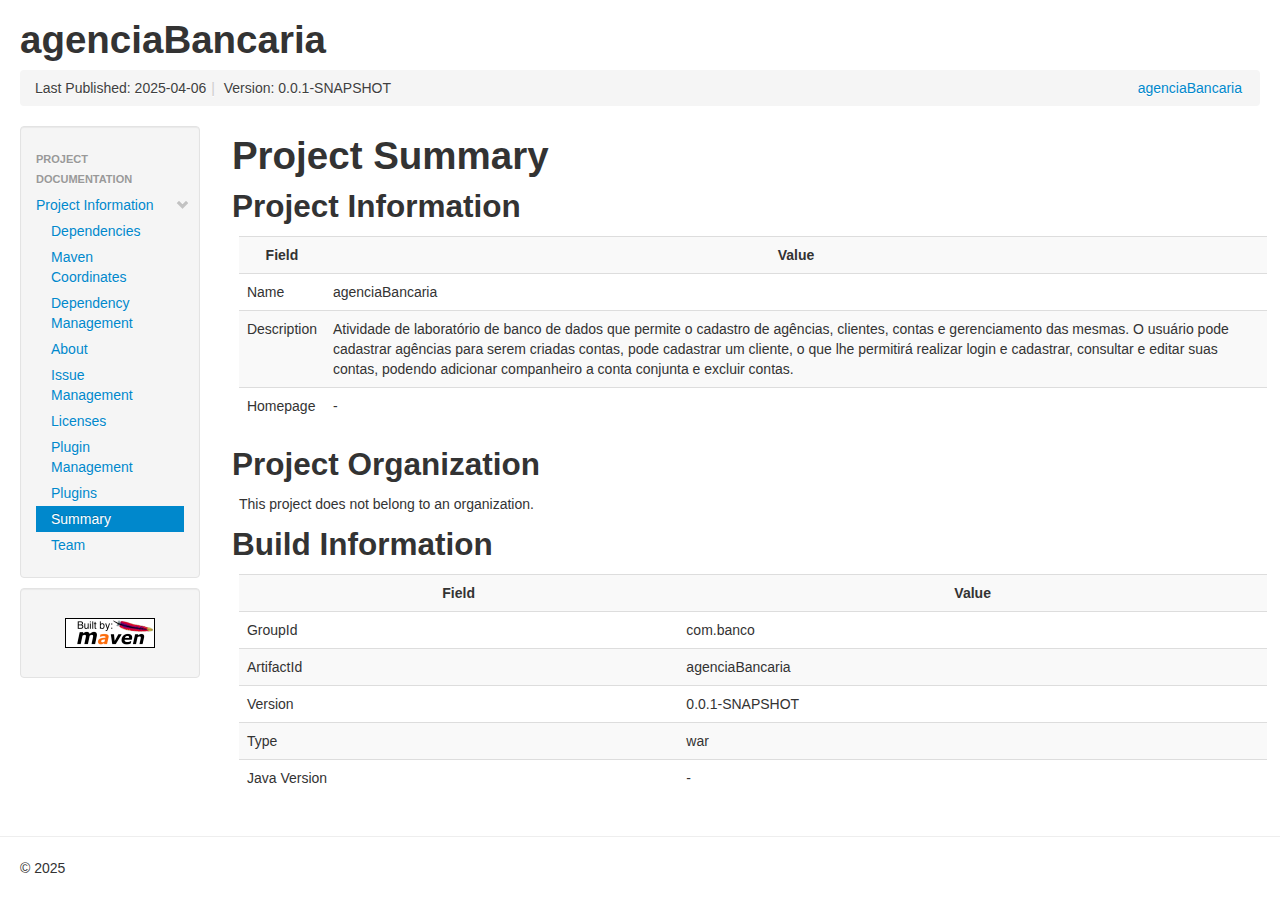
<file: target/site/summary.html>
<!DOCTYPE html>


<!--
 | Generated by Apache Maven Doxia Site Renderer 2.0.0 from org.apache.maven.plugins:maven-project-info-reports-plugin:3.9.0:summary at 2025-04-06
 | Rendered using Apache Maven Fluido Skin 2.0.0-M9
-->
<html xmlns="http://www.w3.org/1999/xhtml" lang="en">
  <head>
    <meta charset="UTF-8" />
    <meta name="viewport" content="width=device-width, initial-scale=1" />
    <meta name="generator" content="Apache Maven Doxia Site Renderer 2.0.0" />
    <title>Project Summary – agenciaBancaria</title>
    <link rel="stylesheet" href="./css/apache-maven-fluido-2.0.0-M9.min.css" />
    <link rel="stylesheet" href="./css/site.css" />
    <link rel="stylesheet" href="./css/print.css" media="print" />
    <script src="./js/apache-maven-fluido-2.0.0-M9.min.js"></script>
  </head>
  <body>
    <div class="container-fluid container-fluid-top">
      <header>
        <div id="banner">
          <div class="pull-left"><div id="bannerLeft"><h1>agenciaBancaria</h1></div></div>
          <div class="pull-right"></div>
          <div class="clear"><hr/></div>
        </div>

        <div id="breadcrumbs">
          <ul class="breadcrumb">
        <li id="publishDate">Last Published: 2025-04-06<span class="divider">|</span>
</li>
          <li id="projectVersion">Version: 0.0.1-SNAPSHOT</li>
        <li class="pull-right"><a>agenciaBancaria</a></li>
          </ul>
        </div>
      </header>
      <div class="row-fluid">
        <header id="leftColumn" class="span2">
          <nav class="well sidebar-nav">
  <ul class="nav nav-list">
   <li class="nav-header">Project Documentation</li>
    <li><a href="project-info.html"><span class="icon-chevron-down"></span>Project Information</a>
     <ul class="nav nav-list">
      <li><a href="dependencies.html">Dependencies</a></li>
      <li><a href="dependency-info.html">Maven Coordinates</a></li>
      <li><a href="dependency-management.html">Dependency Management</a></li>
      <li><a href="index.html">About</a></li>
      <li><a href="issue-management.html">Issue Management</a></li>
      <li><a href="licenses.html">Licenses</a></li>
      <li><a href="plugin-management.html">Plugin Management</a></li>
      <li><a href="plugins.html">Plugins</a></li>
      <li class="active"><a>Summary</a></li>
      <li><a href="team.html">Team</a></li>
     </ul></li>
  </ul>
          </nav>
          <div class="well sidebar-nav">
            <div id="poweredBy">
              <div class="clear"></div>
              <div class="clear"></div>
<a href="https://maven.apache.org/" class="builtBy" target="_blank"><img class="builtBy" alt="Built by Maven" src="./images/logos/maven-feather.png" /></a>
            </div>
          </div>
        </header>
        <main id="bodyColumn" class="span10">
<section><a id="Project_Summary"></a>
<h1>Project Summary</h1><section><a id="Project_Information"></a>
<h2>Project Information</h2>
<table class="table table-striped">
<tr class="a">
<th>Field</th>
<th>Value</th></tr>
<tr class="b">
<td>Name</td>
<td>agenciaBancaria</td></tr>
<tr class="a">
<td>Description</td>
<td>Atividade de laborat&#xf3;rio de banco de dados que permite o
		cadastro de ag&#xea;ncias, clientes, contas e gerenciamento das mesmas. O usu&#xe1;rio pode
		cadastrar ag&#xea;ncias para serem criadas contas, pode cadastrar um cliente,
		o que lhe permitir&#xe1; realizar login e cadastrar, consultar e editar suas contas,
		podendo adicionar companheiro a conta conjunta e excluir contas.</td></tr>
<tr class="b">
<td>Homepage</td>
<td>-</td></tr></table></section><section><a id="Project_Organization"></a>
<h2>Project Organization</h2>
<p>This project does not belong to an organization.</p></section><section><a id="Build_Information"></a>
<h2>Build Information</h2>
<table class="table table-striped">
<tr class="a">
<th>Field</th>
<th>Value</th></tr>
<tr class="b">
<td>GroupId</td>
<td>com.banco</td></tr>
<tr class="a">
<td>ArtifactId</td>
<td>agenciaBancaria</td></tr>
<tr class="b">
<td>Version</td>
<td>0.0.1-SNAPSHOT</td></tr>
<tr class="a">
<td>Type</td>
<td>war</td></tr>
<tr class="b">
<td>Java Version</td>
<td>-</td></tr></table></section></section>
        </main>
      </div>
    </div>
    <hr/>
    <footer>
      <div class="container-fluid">
        <div class="row-fluid">
            <p>©      2025
</p>
        </div>
      </div>
    </footer>
<script>
  if(anchors) {
    anchors.add();
  }
</script>
  </body>
</html>
</file>
<file: target/site/css/site.css>
/* You can override this file with your own styles */
</file>
<file: target/site/css/print.css>
/*
 * Licensed to the Apache Software Foundation (ASF) under one
 * or more contributor license agreements.  See the NOTICE file
 * distributed with this work for additional information
 * regarding copyright ownership.  The ASF licenses this file
 * to you under the Apache License, Version 2.0 (the
 * "License"); you may not use this file except in compliance
 * with the License.  You may obtain a copy of the License at
 *
 *   http://www.apache.org/licenses/LICENSE-2.0
 *
 * Unless required by applicable law or agreed to in writing,
 * software distributed under the License is distributed on an
 * "AS IS" BASIS, WITHOUT WARRANTIES OR CONDITIONS OF ANY
 * KIND, either express or implied.  See the License for the
 * specific language governing permissions and limitations
 * under the License.
 */

#banner,
#footer,
#leftcol,
#breadcrumbs,
.docs #toc,
.docs .courtesylinks,
#leftColumn,
#navColumn {
  display: none !important;
}

#bodyColumn,
body.docs div.docs {
  margin: 0 !important;
  border: none !important;
}
</file>
